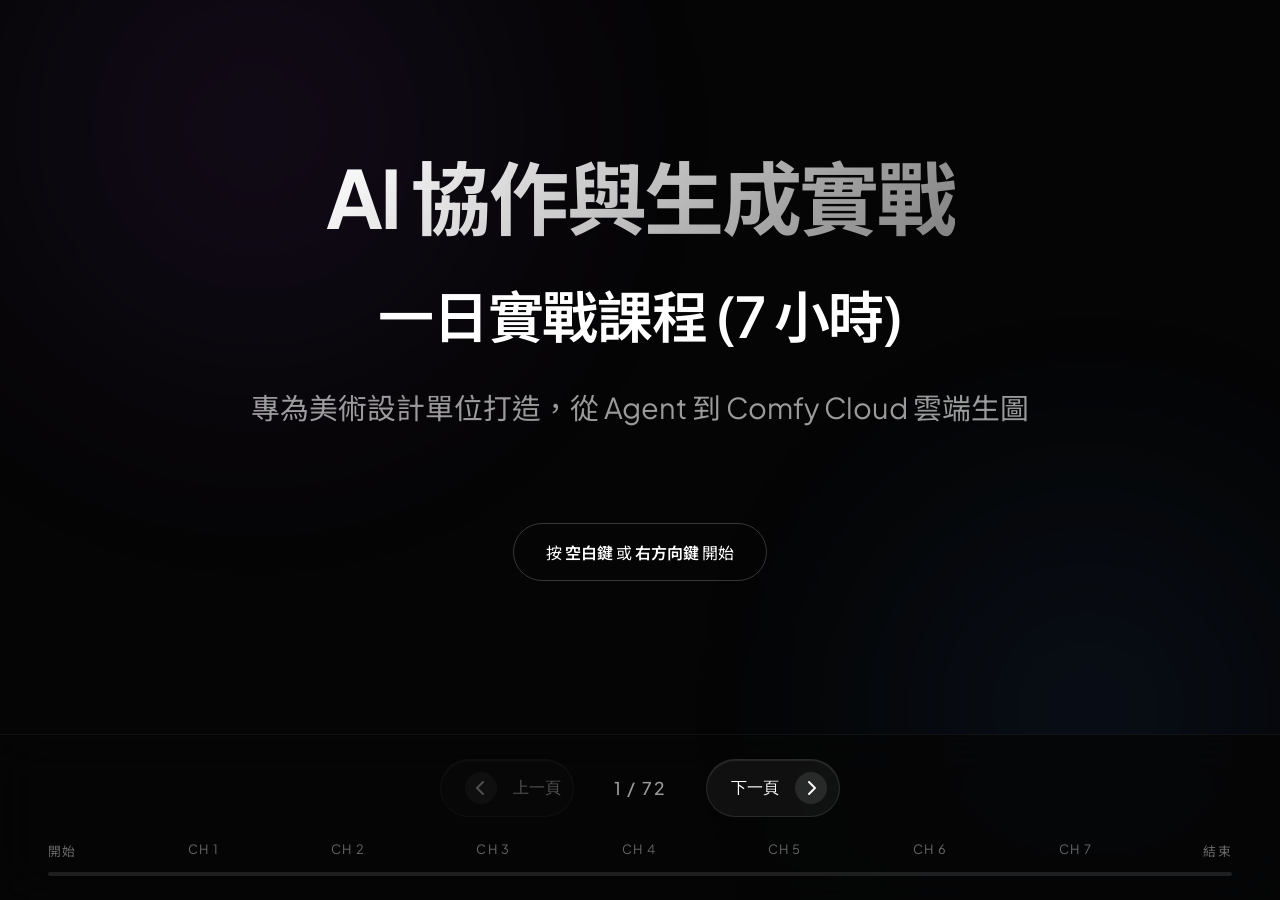
<file: index.html>
<!DOCTYPE html>
<html lang="zh-TW">
<head>
    <meta charset="UTF-8">
    <meta name="viewport" content="width=device-width, initial-scale=1.0">
    <meta http-equiv="refresh" content="0; url=./presentation/">
    <title>AI 協作與生成實戰 - 簡報載入中</title>
    <script>
        window.location.replace("./presentation/");
    </script>
    <style>
        body {
            margin: 0;
            padding: 0;
            background-color: #0f172a;
            color: #f8fafc;
            font-family: -apple-system, BlinkMacSystemFont, "Segoe UI", Roboto, "Helvetica Neue", Arial, sans-serif;
            display: flex;
            align-items: center;
            justify-content: center;
            min-height: 100vh;
        }
        .container {
            text-align: center;
            padding: 2rem;
        }
        .spinner {
            width: 48px;
            height: 48px;
            border: 4px solid rgba(255, 255, 255, 0.1);
            border-top-color: #6366f1;
            border-radius: 50%;
            animation: spin 1s linear infinite;
            margin: 0 auto 1.5rem;
        }
        @keyframes spin {
            to { transform: rotate(360deg); }
        }
        h2 {
            font-size: 1.5rem;
            margin-bottom: 0.5rem;
        }
        p {
            color: #94a3b8;
        }
        a {
            color: #818cf8;
            text-decoration: underline;
        }
    </style>
</head>
<body>
    <div class="container">
        <div class="spinner"></div>
        <h2>正在載入課程簡報...</h2>
        <p>若瀏覽器未自動跳轉，請點擊 <a href="./presentation/">進入簡報頁面</a></p>
    </div>
</body>
</html>
</file>
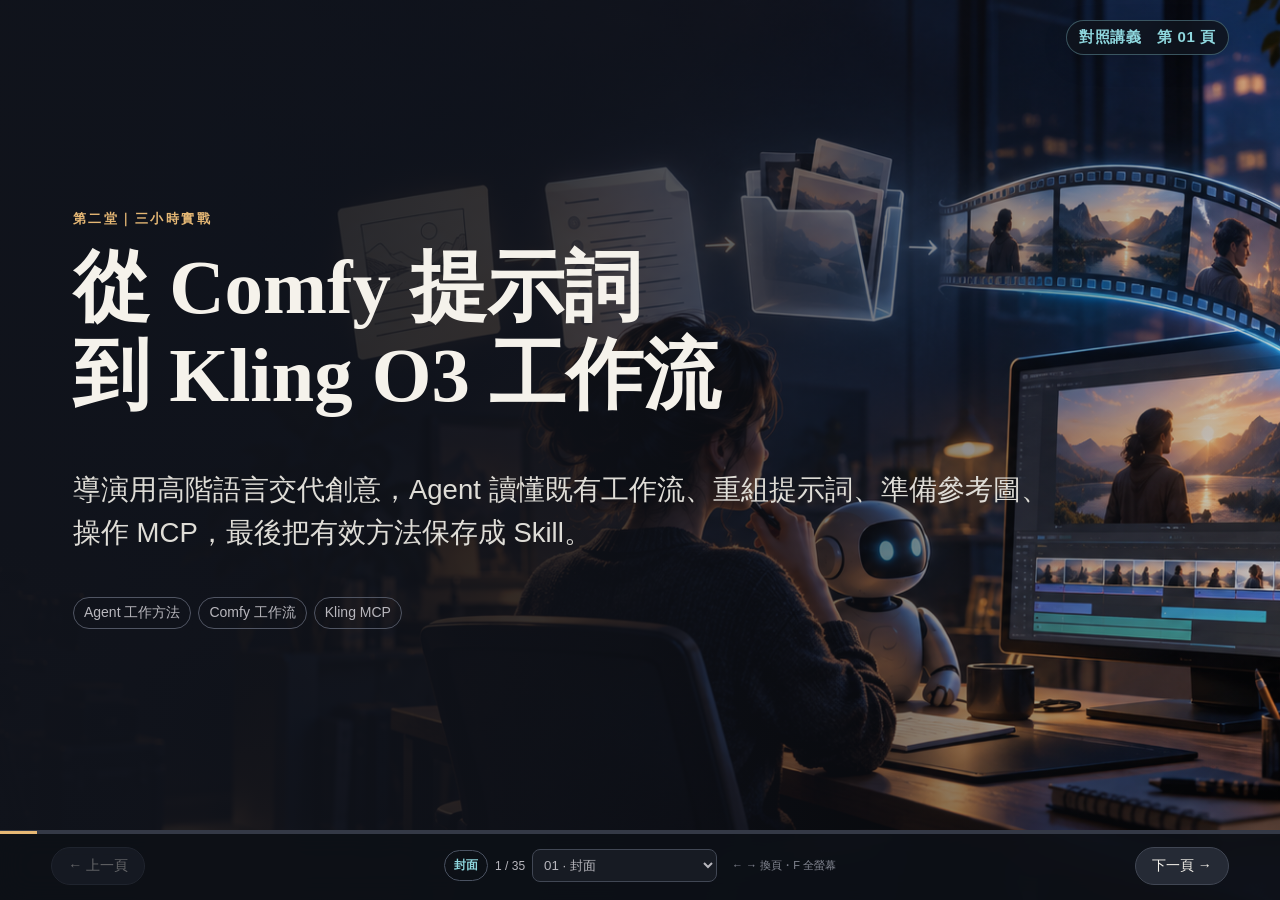
<file: lesson02/index.html>
<!doctype html>
<html lang="zh-Hant"><head><meta charset="utf-8"><meta name="viewport" content="width=device-width, initial-scale=1"><meta name="theme-color" content="#10131b"><title>第二堂｜從 Comfy 提示詞到 Kling O3 工作流</title><style>
:root{--ink:#f5f2eb;--muted:#b8b7bd;--bg:#10131b;--panel:#191d27;--line:#343946;--gold:#e6b875;--cyan:#8fd7de;--coral:#e58c76;--serif:"Noto Serif TC","Songti TC",serif;--sans:"Aptos","Noto Sans TC","Microsoft JhengHei",sans-serif}*{box-sizing:border-box}html,body{margin:0;width:100%;height:100%;background:var(--bg);color:var(--ink);font-family:var(--sans);font-size:18px}body{overflow:hidden}.deck{height:100%;display:grid;place-items:center}.slide{position:absolute;inset:0;display:none;overflow:auto;padding:clamp(28px,4.5vw,72px) clamp(24px,7vw,116px) 104px;background:radial-gradient(ellipse at 100% 0%,#272b37 0,transparent 43%),var(--bg)}.slide.active{display:flex;flex-direction:column;justify-content:center;animation:appear .28s ease-out}.slide.cover{background:#10131b url("assets/workflow-studio.png") center/cover no-repeat}.cover:before{content:"";position:absolute;inset:0;background:linear-gradient(90deg,rgba(16,19,27,.98) 0%,rgba(16,19,27,.84) 43%,rgba(16,19,27,.18) 100%)}.cover>*{position:relative;max-width:790px}.slide.break{background:linear-gradient(130deg,#10131b,#22293a)}.eyebrow{font-size:13px;letter-spacing:.19em;text-transform:uppercase;color:var(--gold);font-weight:700;margin-bottom:16px}.slide h1{font:600 clamp(40px,6vw,82px)/1.14 var(--serif);margin:0 0 22px;max-width:1100px}.slide h2{font:600 clamp(28px,3.7vw,52px)/1.2 var(--serif);margin:0 0 20px;max-width:1100px}.slide h3{font-size:22px;line-height:1.35;margin:0 0 9px}.dek{font-size:clamp(18px,2vw,25px);line-height:1.55;color:#dfddd7;max-width:900px}.small{font-size:16.5px;line-height:1.55;color:var(--muted)}.source{font-size:14.5px;color:#9fa2aa;margin-top:14px}.source a,a{color:var(--cyan)}.kicker{font-size:15px;text-transform:uppercase;letter-spacing:.15em;color:var(--cyan);margin-bottom:12px}.grid{display:grid;gap:14px}.grid.two{grid-template-columns:repeat(2,minmax(0,1fr))}.grid.three{grid-template-columns:repeat(3,minmax(0,1fr))}.grid.four{grid-template-columns:repeat(4,minmax(0,1fr))}.grid.five{grid-template-columns:repeat(5,minmax(0,1fr))}.topgap{margin-top:20px}.card{padding:19px 20px;border:1px solid var(--line);border-radius:17px;background:linear-gradient(140deg,rgba(255,255,255,.055),rgba(255,255,255,.018))}.card p,.card li{font-size:18px;color:#d4d2d0;line-height:1.52}.card ul{margin:7px 0;padding-left:20px}.num{font:600 16px var(--sans);color:var(--coral);letter-spacing:.1em;margin-bottom:11px}.tag{display:inline-flex;padding:6px 10px;border-radius:999px;border:1px solid #505563;color:var(--muted);font-size:14px}.pillrow{display:flex;flex-wrap:wrap;gap:7px;margin:15px 0}.flow{display:grid;grid-template-columns:repeat(5,1fr);align-items:stretch;gap:10px;margin:24px 0}.flow.six{grid-template-columns:repeat(6,1fr)}.flow.three-stage{grid-template-columns:repeat(3,1fr);margin:12px 0}.three-stage .step{min-height:96px;padding:14px}.flow.four-stage{grid-template-columns:repeat(4,1fr);margin:18px 0}.four-stage .step{min-height:132px}.accent-step{border-color:var(--gold);background:#282216}.nodeflow.five-stage{grid-template-columns:repeat(5,1fr)}.step{position:relative;padding:18px 14px;background:#191d27;border:1px solid #393e4a;border-radius:15px;min-height:120px}.step:not(:last-child):after{content:"→";position:absolute;right:-14px;top:45%;z-index:2;color:var(--gold);font-size:20px}.step b{display:block;color:var(--gold);font-size:18px;margin-bottom:9px}.step span{font-size:18px;line-height:1.5;color:#d1d0d0}.compare{width:100%;border-collapse:collapse;margin-top:15px;font-size:18px}.compare th,.compare td{text-align:left;padding:12px 15px;border-bottom:1px solid var(--line);vertical-align:top}.compare th{color:var(--gold);font-size:16px;letter-spacing:.07em}.compare td{color:#ddd9d3;line-height:1.45}.quote{font:500 clamp(19px,2.4vw,29px)/1.5 var(--serif);padding:22px 25px;border-left:3px solid var(--gold);background:#181c25;border-radius:0 15px 15px 0;max-width:1000px}.quote em{color:var(--cyan);font-style:normal}.callout{border:1px solid #65523b;background:rgba(230,184,117,.09);padding:15px 18px;border-radius:13px;line-height:1.55;color:#eee0cb;margin-top:16px}.split{display:grid;grid-template-columns:.92fr 1.08fr;gap:28px;align-items:center}.split.visual{grid-template-columns:1.2fr .8fr}.heroimg{width:100%;max-height:58vh;object-fit:cover;border-radius:18px;border:1px solid #464b56;box-shadow:0 22px 70px #0008}.heroimg.portrait{object-position:center 35%;max-height:56vh}.prompt{white-space:pre-wrap;background:#0b0e14;border:1px solid #3b404c;border-radius:14px;padding:17px 19px;font:16px/1.55 ui-monospace,"Cascadia Code",monospace;color:#e8e2d7}.prompt.compact{font-size:16px;line-height:1.58}.prompt.tiny{font-size:16px;line-height:1.53}.timeline-list{display:grid;gap:10px}.timeline-list>div{display:grid;grid-template-columns:170px 1fr;gap:18px;padding:14px 18px;border:1px solid var(--line);border-radius:14px;background:#171b24}.timeline-list b{color:var(--gold)}.timeline-list span{color:#d5d2cd;line-height:1.45}.story-list,.dialogue-list{gap:7px}.story-list>div,.dialogue-list>div{padding:10px 15px}.story-list span,.dialogue-list span{font-size:17px}.nodeflow{display:grid;grid-template-columns:repeat(6,1fr);gap:10px;margin:18px 0}.node{position:relative;min-height:105px;padding:16px 12px;border:1px solid #465060;border-radius:14px;background:#171c26}.node:not(:last-child):after{content:"→";position:absolute;right:-14px;top:39%;color:var(--gold);z-index:2}.node b,.node span{display:block}.node b{color:var(--cyan);margin-bottom:9px}.node span{font-size:17px;color:#ccc;line-height:1.45}.node.accent{border-color:var(--gold);background:#282216}.imagepair{display:grid;grid-template-columns:.72fr 1.28fr;gap:10px}.imagepair figure{margin:0}.imagepair img{width:100%;height:42vh;object-fit:cover;border-radius:15px;border:1px solid #444a55}.imagepair figcaption{font-size:11px;color:var(--muted);margin-top:5px}.beforeafter{display:grid;grid-template-columns:1fr 70px 1fr;align-items:stretch;gap:12px}.beforeafter>div:not(.arrow){padding:27px;border-radius:18px;border:1px solid var(--line)}.beforeafter span,.beforeafter b{display:block}.beforeafter span{font-size:12px;color:var(--muted);margin-bottom:12px}.beforeafter b{font-size:23px;margin-bottom:8px}.beforeafter p{color:#d0cdca}.bad{background:#2a1c1b}.good{background:#142825}.arrow{display:grid;place-items:center;color:var(--gold);font-size:35px}.record{display:flex;justify-content:space-between;gap:18px;padding:17px 20px;border:1px solid var(--line);border-radius:14px;background:#171b24;color:#d8d6d1}.record b{color:var(--gold)}.nav{position:fixed;bottom:0;left:0;right:0;z-index:20;height:70px;padding:11px clamp(16px,4vw,58px);display:flex;align-items:center;justify-content:space-between;background:rgba(13,16,23,.94);border-top:1px solid #343946;backdrop-filter:blur(14px)}.nav button{background:#252a35;border:1px solid #414754;color:var(--ink);border-radius:999px;padding:9px 16px;font:500 14px var(--sans);cursor:pointer}.nav button:disabled{opacity:.38}.progress{height:3px;background:#343946;position:absolute;top:0;left:0;right:0}.progress i{display:block;height:100%;width:0;background:var(--gold);transition:width .2s}.navcenter{display:flex;gap:7px;align-items:center;font-size:12px;color:var(--muted)}.navcenter select{background:#171b23;color:var(--muted);border:1px solid #414754;border-radius:8px;padding:7px;max-width:185px}.hint{font-size:11px;color:#838792;margin-left:8px}@keyframes appear{from{opacity:.4;transform:translateY(7px)}to{opacity:1;transform:none}}@media(max-width:800px){.slide{padding:28px 20px 92px}.grid.two,.grid.three,.grid.four,.grid.five,.split,.split.visual,.flow,.flow.six,.nodeflow,.beforeafter{grid-template-columns:1fr}.step:not(:last-child):after,.node:not(:last-child):after{content:"↓";right:50%;top:auto;bottom:-17px}.timeline-list>div{grid-template-columns:1fr}.arrow{transform:rotate(90deg)}.imagepair{grid-template-columns:1fr}.imagepair img{height:34vh}.hint{display:none}}@media print{body{overflow:visible}.slide{position:relative;display:flex!important;min-height:100vh;page-break-after:always}.nav{display:none}}

:root{--sans:"Aptos","Noto Sans TC","Microsoft JhengHei",sans-serif}
.slide{padding:52px clamp(42px,5.7vw,96px) 98px}
.slide.active{justify-content:flex-start;animation:appear .45s cubic-bezier(.32,.72,0,1)}
.slide.cover.active,.slide.break.active{justify-content:center}
.slide h2{font-size:clamp(42px,4.1vw,64px);line-height:1.12;max-width:1280px;margin-bottom:26px}
.slide h3{font-size:24px}
.dek{font-size:clamp(22px,2.15vw,30px);max-width:980px}
.grid{gap:18px}.grid.four{grid-template-columns:repeat(2,minmax(0,1fr))}.grid.five{grid-template-columns:repeat(3,minmax(0,1fr))}.learning-path.seven{grid-template-columns:repeat(4,minmax(0,1fr))}
.card{padding:22px 24px;border-color:rgba(255,255,255,.08);border-radius:22px;background:linear-gradient(145deg,rgba(255,255,255,.07),rgba(255,255,255,.022));box-shadow:inset 0 1px 0 rgba(255,255,255,.08),0 18px 60px rgba(0,0,0,.12)}
.card p,.card li{font-size:19px;line-height:1.48}.callout{font-size:19px;padding:18px 22px;border-radius:18px}
.compare{font-size:19px}.compare th{font-size:17px}.compare th,.compare td{padding:13px 16px}
.flow,.flow.six{grid-template-columns:repeat(3,minmax(0,1fr));gap:16px;margin:20px 0}.flow.four-stage{grid-template-columns:repeat(2,minmax(0,1fr));gap:18px}.flow.three-stage{grid-template-columns:repeat(3,minmax(0,1fr))}
.step{min-height:142px;padding:22px 20px;border-color:rgba(255,255,255,.09);border-radius:22px;box-shadow:inset 0 1px 0 rgba(255,255,255,.07)}.step:not(:last-child):after{display:none}.step b{font-size:20px}.step span{font-size:19px;line-height:1.45}
.nodeflow{grid-template-columns:repeat(3,minmax(0,1fr));gap:16px}.nodeflow.five-stage{grid-template-columns:repeat(6,minmax(0,1fr))}.nodeflow.five-stage .node:nth-child(-n+3){grid-column:span 2}.nodeflow.five-stage .node:nth-child(n+4){grid-column:span 3}
.node{min-height:146px;padding:22px 20px;border-color:rgba(255,255,255,.1);border-radius:22px;box-shadow:inset 0 1px 0 rgba(255,255,255,.08)}.node:not(:last-child):after{display:none}.node b{font-size:20px}.node span{font-size:18px;line-height:1.45}
.timeline-list{gap:12px}.timeline-list>div{grid-template-columns:220px 1fr;gap:22px;padding:15px 20px;border-color:rgba(255,255,255,.08);border-radius:18px;box-shadow:inset 0 1px 0 rgba(255,255,255,.06)}.story-list span,.dialogue-list span{font-size:18px}
.prompt{font-size:17px;line-height:1.5;padding:20px 22px;border-radius:20px}.prompt.compact,.prompt.tiny{font-size:17px;line-height:1.5}
.imagepair figcaption,.productcase figcaption span,.video-grid figcaption span,.product-result figcaption span{font-size:17px}.productcase figcaption b,.video-grid figcaption b,.product-result figcaption b{font-size:19px}
.beforeafter>div:not(.arrow){padding:32px;border-color:rgba(255,255,255,.09);border-radius:24px}.beforeafter span{font-size:16px}.beforeafter b{font-size:27px}.beforeafter p{font-size:19px;line-height:1.5}
.record{font-size:18px;border-color:rgba(255,255,255,.09);border-radius:18px}
.triptych-labels>div{padding:12px 15px;border-color:rgba(255,255,255,.08);border-radius:16px}.triptych-labels b{font-size:18px}.triptych-labels span{font-size:17px}
@media(max-width:800px){.slide{padding:30px 20px 92px}.learning-path.seven,.nodeflow.five-stage{grid-template-columns:1fr}.nodeflow.five-stage .node{grid-column:auto}.flow.four-stage{grid-template-columns:1fr}}

.productcase{display:grid;grid-template-columns:.72fr 1.14fr 1.14fr;gap:14px;align-items:stretch}.productcase.productcase-two{grid-template-columns:repeat(2,minmax(0,1fr))}.productcase figure,.video-grid figure,.product-result>figure{margin:0;padding:10px;border:1px solid var(--line);border-radius:16px;background:#171b24;min-width:0}.productcase img{width:100%;height:39vh;object-fit:contain;border-radius:10px;background:#0c1017}.productcase .product-master img{object-fit:cover}.productcase figcaption,.video-grid figcaption,.product-result figcaption{display:grid;gap:3px;padding-top:7px}.productcase figcaption b,.video-grid figcaption b,.product-result figcaption b{color:var(--gold);font-size:17px}.productcase figcaption span,.video-grid figcaption span,.product-result figcaption span{color:var(--muted);font-size:16px;line-height:1.4}.video-grid{display:grid;grid-template-columns:repeat(5,minmax(0,1fr));gap:10px}.video-grid.three-videos{grid-template-columns:repeat(3,minmax(0,1fr))}.video-grid.two-videos{grid-template-columns:repeat(2,minmax(0,1fr));max-width:1040px;margin-inline:auto}.video-grid video{display:block;width:100%;height:43vh;object-fit:cover;border-radius:10px;background:#05070b}.product-result{display:grid;grid-template-columns:.52fr 1.48fr;gap:14px;align-items:stretch}.product-result video{display:block;width:100%;height:46vh;object-fit:contain;border-radius:10px;background:#05070b}.result-notes{display:grid;grid-template-rows:1fr auto;gap:10px}.result-notes>img{display:block;width:100%;height:24vh;object-fit:contain;border:1px solid var(--line);border-radius:12px;background:#090c12}.result-notes .card{padding:13px 18px}.result-notes .card ul{display:grid;grid-template-columns:1fr 1fr;gap:4px 24px}@media(max-width:800px){.productcase,.productcase.productcase-two,.video-grid,.product-result{grid-template-columns:1fr}.productcase img,.video-grid video,.product-result video{height:auto;max-height:62vh}.result-notes .card ul{grid-template-columns:1fr}}
.model-origin{display:flex;align-items:center;gap:14px;margin:-8px 0 15px;padding:12px 16px;border:1px solid rgba(143,215,222,.34);border-radius:16px;background:rgba(143,215,222,.08)}.model-origin b{flex:0 0 auto;color:var(--cyan);font-size:20px}.model-origin span{color:#d8d5cf;font-size:17px;line-height:1.4}.veo-input-layout{display:grid;grid-template-columns:.55fr 1.45fr;gap:18px;align-items:stretch}.veo-input-layout figure{margin:0;padding:10px;border:1px solid var(--line);border-radius:20px;background:#171b24}.veo-input-layout img{display:block;width:100%;height:47vh;object-fit:contain;border-radius:13px;background:#080b11}.veo-input-layout figcaption{display:grid;gap:4px;padding:10px 8px 4px}.veo-input-layout figcaption b{color:var(--gold);font-size:20px}.veo-input-layout figcaption span{color:var(--muted);font-size:17px;line-height:1.42}.veo-prompt-layout{display:grid;grid-template-columns:.6fr 1.4fr;gap:18px;min-height:0}.veo-prompt-notes{display:grid;align-content:start;gap:12px}.veo-prompt-notes article{display:grid;gap:5px;padding:15px 17px;border:1px solid rgba(255,255,255,.09);border-radius:17px;background:#171c26}.veo-prompt-notes b{color:var(--cyan);font-size:19px}.veo-prompt-notes span{color:#d8d5cf;font-size:16.5px;line-height:1.42}.prompt-link{display:block;padding:13px 16px;border:1px solid rgba(230,184,117,.42);border-radius:15px;background:rgba(230,184,117,.1);color:var(--gold);font-size:17px;font-weight:700;text-decoration:none}.veo-prompt-scroll{height:49vh;margin:0;overflow:auto;white-space:pre-wrap;padding:18px 20px;border:1px solid #3b404c;border-radius:18px;background:#0b0e14;color:#e8e2d7;font:15.5px/1.5 ui-monospace,"Cascadia Code",monospace}.veo-prompt-layout+.source{margin-top:10px}@media(max-width:800px){.model-origin{display:grid}.veo-input-layout,.veo-prompt-layout{grid-template-columns:1fr}.veo-input-layout img{height:auto;max-height:45vh}.veo-prompt-scroll{height:45vh}}
.variable-plate{display:block;width:100%;height:48vh;object-fit:contain;border:1px solid var(--line);border-radius:16px;background:#090c12}.triptych-labels{display:grid;grid-template-columns:repeat(3,1fr);gap:10px;margin-top:8px}.triptych-labels>div{display:grid;gap:3px;padding:9px 12px;border:1px solid var(--line);border-radius:10px;background:#171b24}.triptych-labels b{color:var(--gold);font-size:17px}.triptych-labels span{color:var(--muted);font-size:16px}@media(max-width:800px){.triptych-labels{grid-template-columns:1fr}.variable-plate{height:auto}}
.character-focus-layout{display:grid;grid-template-columns:.7fr 1.3fr;gap:28px;align-items:stretch}.character-anchor{margin:0;padding:9px;border-radius:24px;background:rgba(255,255,255,.045);box-shadow:inset 0 1px 0 rgba(255,255,255,.1),0 24px 70px rgba(0,0,0,.2)}.character-anchor img{display:block;width:100%;height:57vh;object-fit:contain;border-radius:18px;background:#090c12}.character-anchor figcaption{display:grid;gap:4px;padding:11px 9px 5px;color:var(--muted);font-size:16px;line-height:1.38}.character-anchor figcaption b{color:var(--gold);font-size:19px}.focus-predictions{display:grid;grid-template-rows:repeat(3,minmax(0,1fr)) auto;gap:12px}.focus-predictions article{display:grid;align-content:center;gap:6px;padding:16px 20px;border:1px solid rgba(255,255,255,.09);border-radius:18px;background:linear-gradient(145deg,rgba(255,255,255,.07),rgba(255,255,255,.02));box-shadow:inset 0 1px 0 rgba(255,255,255,.07)}.focus-predictions b{color:var(--cyan);font-size:21px}.focus-predictions span{color:#d7d4cf;font-size:18px;line-height:1.42}.focus-predictions .callout{margin-top:0}@media(max-width:800px){.character-focus-layout{grid-template-columns:1fr}.character-anchor img{height:auto;max-height:48vh}}

.productcase figcaption b,.video-grid figcaption b,.product-result figcaption b{font-size:19px}
.productcase figcaption span,.video-grid figcaption span,.product-result figcaption span{font-size:17px}
.triptych-labels>div{padding:12px 15px;border-color:rgba(255,255,255,.08);border-radius:16px}
.triptych-labels b{font-size:18px}.triptych-labels span{font-size:17px}
.concept-split{display:grid;grid-template-columns:.92fr 1.08fr;gap:28px;align-items:stretch}.concept-visual,.tool-visual,.brief-image,.reference-proof,.motion-proof{margin:0;padding:8px;border-radius:26px;background:rgba(255,255,255,.045);box-shadow:inset 0 1px 0 rgba(255,255,255,.1),0 24px 70px rgba(0,0,0,.2)}.concept-visual img{width:100%;height:54vh;object-fit:cover;border-radius:19px}.concept-visual figcaption,.tool-visual figcaption,.brief-image figcaption,.reference-proof figcaption,.motion-proof figcaption{display:grid;gap:5px;padding:12px 10px 7px;color:var(--muted);font-size:17px;line-height:1.4}.concept-visual figcaption b,.tool-visual figcaption b,.brief-image figcaption b,.reference-proof figcaption b,.motion-proof figcaption b{color:var(--gold);font-size:19px}.stack-cards{display:grid;grid-template-columns:1fr 1fr;gap:14px;margin-top:16px}.stack-cards .card{padding:18px 20px}.stack-cards .card p{font-size:17px}
.tool-layout{display:grid;grid-template-columns:1.42fr .58fr;gap:24px;align-items:stretch}.compare.tight{margin:0}.compare.tight th,.compare.tight td{padding:11px 13px}.tool-visual img{width:100%;height:48vh;object-fit:cover;border-radius:19px}.tool-visual figcaption span{display:block}
.task-gallery{display:grid;grid-template-columns:1fr 1fr;gap:16px}.task-gallery article{display:grid;grid-template-columns:150px 1fr;gap:18px;align-items:center;padding:8px;border-radius:22px;background:linear-gradient(145deg,rgba(255,255,255,.07),rgba(255,255,255,.02));box-shadow:inset 0 1px 0 rgba(255,255,255,.08)}.task-gallery img{display:block;width:150px;height:120px;object-fit:cover;border-radius:16px}.task-gallery article>div{display:grid;gap:5px;padding-right:10px}.task-gallery b{font-size:21px;color:var(--gold)}.task-gallery span{font-size:17px;line-height:1.4}.task-gallery small{font-size:15px;color:var(--muted)}
.visual-brief-layout{display:grid;grid-template-columns:.78fr 1.22fr;gap:28px;align-items:stretch}.brief-image img{display:block;width:100%;height:58vh;object-fit:cover;border-radius:19px}.brief-copy{display:flex;flex-direction:column;gap:15px}.brief-copy .quote{font-size:24px;padding:18px 22px}.brief-copy .grid{margin:0}.brief-copy .card{padding:17px 19px}.brief-copy .card p{font-size:17px}.brief-copy .callout{margin-top:0}.comparison-rail{display:flex;align-items:center;flex-wrap:wrap;gap:8px}.comparison-rail span{padding:9px 12px;border-radius:999px;background:#202633;color:#e9e3da;font-size:16px}.comparison-rail i{color:var(--gold);font-style:normal}
.brief-copy .compact-quote{font-size:21px;line-height:1.42}
.workflow-proof-layout{display:grid;grid-template-columns:.82fr 1.18fr;gap:26px;align-items:stretch}.workflow-stack{display:grid;gap:14px}.workflow-stack article{display:grid;gap:7px;padding:22px 24px;border-radius:22px;background:linear-gradient(145deg,rgba(255,255,255,.07),rgba(255,255,255,.02));box-shadow:inset 0 1px 0 rgba(255,255,255,.08)}.workflow-stack b{font-size:21px;color:var(--cyan)}.workflow-stack span{font-size:18px;line-height:1.45;color:#d4d2d0}.reference-proof>div{display:grid;grid-template-columns:.72fr 32px 1.28fr;gap:10px;align-items:center}.reference-proof img{width:100%;height:43vh;object-fit:cover;border-radius:18px}.reference-proof>div i,.motion-proof>div i{display:grid;place-items:center;color:var(--gold);font-style:normal;font-size:28px}
.execution-proof-layout{display:grid;grid-template-columns:1.28fr .72fr;gap:26px;align-items:stretch}.execution-proof-layout .flow{margin-top:0}.save-ribbon{display:grid;grid-template-columns:repeat(3,1fr);gap:10px}.save-ribbon span{display:grid;gap:3px;padding:11px 13px;border-radius:15px;background:#171c26;color:var(--muted);font-size:15px}.save-ribbon b{color:var(--gold);font-size:17px}.motion-proof>div{display:grid;grid-template-rows:1fr 28px 1fr;gap:6px}.motion-proof img,.motion-proof video{display:block;width:100%;height:21vh;object-fit:cover;border-radius:18px;background:#05070b}.motion-proof>div i{transform:rotate(90deg)}
.chat-transcript{display:grid;gap:13px}.chat-transcript.two-column{grid-template-columns:1fr 1fr;gap:20px}.chat-column{display:grid;align-content:start;gap:13px}.bubble{padding:16px 19px;border-radius:20px;border:1px solid rgba(255,255,255,.1);background:#171c26;box-shadow:inset 0 1px 0 rgba(255,255,255,.07)}.bubble b{display:block;color:var(--gold);font-size:18px;margin-bottom:7px}.bubble p{font-size:18px;line-height:1.47;margin:0;color:#e1ded8}.bubble.director{background:linear-gradient(145deg,rgba(143,215,222,.13),rgba(143,215,222,.035));border-color:rgba(143,215,222,.28)}.bubble.director b{color:var(--cyan)}.bubble.evidence{background:linear-gradient(145deg,rgba(230,184,117,.12),rgba(230,184,117,.025));border-color:rgba(230,184,117,.3)}.bubble.bad-event{border-color:rgba(229,140,118,.42)}.bubble.good-event{border-color:rgba(143,215,222,.4)}.bubble small{display:block;margin-top:9px;color:var(--muted);font-size:13px;overflow-wrap:anywhere}.prompt.excerpt{margin-top:11px;padding:11px 13px;font-size:14px;line-height:1.42}.dialogue-visual{display:grid;grid-template-columns:.48fr 1.52fr;gap:24px;align-items:stretch}.dialogue-source{margin:0;padding:8px;border-radius:22px;background:rgba(255,255,255,.045)}.dialogue-source img{display:block;width:100%;height:57vh;object-fit:contain;border-radius:16px;background:#090c12}.dialogue-source figcaption{padding:9px 8px 3px;color:var(--muted);font-size:16px}.dialogue-deliverables{display:grid;grid-template-columns:1fr 1fr;gap:11px}.dialogue-deliverables span{padding:13px 15px;border-radius:16px;background:#202633;color:#d8d5cf;font-size:16px;line-height:1.4}.dialogue-deliverables b{display:block;color:var(--gold);font-size:18px;margin-bottom:4px}.correction-sequence{grid-template-columns:.34fr 1.66fr}.correction-sequence .bubble{min-height:105px}.submission-proof{display:grid;grid-template-columns:1.12fr .88fr;gap:20px;align-items:stretch}.execution-ledger{padding:20px 22px;border:1px solid rgba(255,255,255,.1);border-radius:22px;background:#141922}.execution-ledger h3{color:var(--gold)}.execution-ledger dl{display:grid;grid-template-columns:120px 1fr;gap:9px 12px;margin:12px 0}.execution-ledger dt{color:var(--cyan);font-weight:700}.execution-ledger dd{margin:0;color:#ddd9d3;overflow-wrap:anywhere;font-size:15px;line-height:1.38}.execution-ledger p{font-size:16px;color:var(--muted);line-height:1.42}
.model-result-layout{display:grid;grid-template-columns:1.35fr .65fr;gap:24px;align-items:stretch}.model-video{margin:0;padding:9px;border-radius:24px;background:rgba(255,255,255,.045);box-shadow:inset 0 1px 0 rgba(255,255,255,.1)}.model-video video{display:block;width:100%;height:51vh;object-fit:contain;border-radius:18px;background:#05070b}.model-video figcaption{display:grid;gap:4px;padding:11px 9px 5px;color:var(--muted);font-size:16px;line-height:1.4}.model-video figcaption b{color:var(--gold);font-size:20px}.model-checks{display:grid;grid-template-rows:repeat(3,minmax(0,1fr)) auto;gap:12px}.model-checks article{display:grid;align-content:center;gap:6px;padding:17px 19px;border:1px solid rgba(255,255,255,.09);border-radius:18px;background:#171c26}.model-checks b{color:var(--cyan);font-size:20px}.model-checks span{font-size:17px;line-height:1.42;color:#d8d5cf}.model-checks .callout{margin-top:0}
.video-model-matrix{display:grid;grid-template-columns:repeat(6,1fr);gap:12px}.video-model-matrix article{display:grid;grid-column:span 2;grid-template-rows:auto 1fr auto auto;gap:6px;min-height:190px;padding:14px 17px;border:1px solid rgba(255,255,255,.1);border-radius:19px;background:linear-gradient(145deg,rgba(255,255,255,.07),rgba(255,255,255,.025))}.video-model-matrix article:nth-child(n+4){grid-column:span 3}.video-model-matrix b{font-size:20px;color:var(--cyan)}.video-model-matrix span{font-size:15.5px;line-height:1.4;color:#d8d5cf}.video-model-matrix code{display:block;padding:6px 9px;border-radius:10px;background:#0c1119;color:var(--gold);font-size:14px;line-height:1.3;white-space:normal}.video-model-matrix .evidence{color:#9edbe0;font-size:12px;font-weight:700;letter-spacing:.04em}.video-model-matrix .evidence.warn{color:#e7bd7d}
@media(max-width:800px){.concept-split,.tool-layout,.visual-brief-layout,.workflow-proof-layout,.execution-proof-layout,.chat-transcript.two-column,.dialogue-visual,.submission-proof,.correction-sequence,.model-result-layout{grid-template-columns:1fr}.video-model-matrix{grid-template-columns:1fr 1fr}.video-model-matrix article,.video-model-matrix article:nth-child(n+4){grid-column:auto}.task-gallery,.stack-cards,.save-ribbon,.dialogue-deliverables{grid-template-columns:1fr}.task-gallery article{grid-template-columns:110px 1fr}.task-gallery img{width:110px;height:90px}.concept-visual img,.tool-visual img,.brief-image img{height:auto;max-height:50vh}.dialogue-source img{height:auto;max-height:48vh}.model-video video{height:auto;max-height:50vh}.reference-proof>div{grid-template-columns:1fr}.reference-proof>div i{transform:rotate(90deg)}.reference-proof img,.motion-proof img,.motion-proof video{height:auto;max-height:42vh}}

.chapter-chip{padding:6px 9px;border:1px solid #4a5261;border-radius:999px;color:var(--cyan);font-weight:700}@media(max-width:800px){.chapter-chip{display:none}}
.handout-ref{position:absolute;z-index:6;top:20px;right:clamp(24px,4vw,58px);display:inline-flex;align-items:center;max-width:max-content;padding:7px 12px;border:1px solid rgba(143,215,222,.34);border-radius:999px;background:rgba(15,20,29,.88);box-shadow:0 8px 24px rgba(0,0,0,.18);color:var(--cyan);font-size:15px;font-weight:700;letter-spacing:.04em;backdrop-filter:blur(12px)}@media(max-width:800px){.handout-ref{top:10px;right:12px;padding:5px 9px;font-size:12px}}
</style></head>
<body><main class="deck" aria-label="第二堂課簡報"><section class="slide cover active" data-title="封面">

      <div class="eyebrow">第二堂｜三小時實戰</div>
      <h1>從 Comfy 提示詞<br>到 Kling O3 工作流</h1>
      <p class="dek">導演用高階語言交代創意，Agent 讀懂既有工作流、重組提示詞、準備參考圖、操作 MCP，最後把有效方法保存成 Skill。</p>
      <div class="pillrow"><span class="tag">Agent 工作方法</span><span class="tag">Comfy 工作流</span><span class="tag">Kling MCP</span></div>
    
<div class="handout-ref" aria-label="對照講義第 1 頁">對照講義　第 01 頁</div>
</section><section class="slide " data-title="什麼是 Agent">

      <div class="kicker">第一章｜先建立共同語言</div><h2>Agent 不是另一個提示詞產生器</h2>
      <div class="concept-split">
        <figure class="concept-visual"><img src="assets/workflow-studio.png" alt="Agent 讀取專案、操作工具並檢查成果的工作場景"><figcaption>Agent 的重點不是多聊幾句，而是能在專案中讀資料、操作工具並留下證據。</figcaption></figure>
        <div><div class="quote">Agent（代理執行者）＝<em>模型</em>＋目標與規則＋專案資料＋工具＋反覆執行與檢查</div>
          <div class="stack-cards"><article class="card"><div class="num">一般對話</div><h3>回答眼前問題</h3><p>收到問題後產生回覆，通常交付文字後就停止。</p></article><article class="card"><div class="num">Agent 工作</div><h3>完成可檢查成果</h3><p>讀檔、查資料、使用工具、等待核准、追蹤結果並保存紀錄。</p></article></div>
          <div class="callout"><b>人負責：</b>創意與最終驗收。　<b>Agent 負責：</b>研究、轉譯、執行與回報。</div>
        </div>
      </div>
    
<div class="handout-ref" aria-label="對照講義第 2 頁">對照講義　第 02 頁</div>
</section><section class="slide " data-title="工具關係">

      <div class="kicker">第一章｜先建立共同語言</div><h2>Antigravity、Gemini、ChatGPT、Codex、Comfy、Kling 各自做什麼？</h2>
      <div class="tool-layout"><table class="compare tight"><thead><tr><th>層次</th><th>本課例子</th><th>功能</th></tr></thead><tbody>
        <tr><td>模型</td><td>Gemini、OpenAI 模型、Kling O3</td><td>理解、推理或生成內容的引擎</td></tr>
        <tr><td>工作介面</td><td>Antigravity、ChatGPT、Codex</td><td>放入資料、交代任務、讓 Agent 使用工具</td></tr>
        <tr><td>節點工作流</td><td>ComfyUI</td><td>把模型、文字、參考條件、取樣與輸出接成可重跑流程</td></tr>
        <tr><td>工具連線</td><td>MCP</td><td>把 Kling 等外部服務接成 Agent 可呼叫的工具</td></tr>
        <tr><td>可重用規則</td><td>AGENTS.md、Skill</td><td>保存工作方法、確認點與驗收標準</td></tr>
      </tbody></table><figure class="tool-visual"><img src="assets/workflow-studio.png" alt="多種模型、專案資料與工具在同一工作介面中協作"><figcaption><b>工作介面像控制台</b><span>模型負責思考；專案提供脈絡；MCP 讓 Agent 操作外部服務；Skill 保存方法。</span></figcaption></figure></div>
    
<div class="handout-ref" aria-label="對照講義第 2 頁">對照講義　第 02 頁</div>
</section><section class="slide " data-title="為什麼使用 Agent">

      <div class="kicker">第二章｜選擇合適的工作模式 1／2</div><h2>工作若要跨越多個步驟，只有一段回答還不夠</h2>
      <div class="grid two">
        <article class="card"><div class="num">一般網頁對話</div><h3>交付一段回覆</h3><p>適合解釋概念、改寫文字、發想選項或回答一次性的問題。使用者自己搬資料、執行工具與檢查結果。</p></article>
        <article class="card"><div class="num">Agent 工作模式</div><h3>交付可檢查成果</h3><p>持續讀取同一個專案，查找可信資料、修改檔案、操作工具、等待核准、追蹤任務並驗收結果。</p></article>
      </div>
      <div class="comparison-rail topgap"><span>讀專案</span><i>→</i><span>查證與提案</span><i>→</i><span>等待核准</span><i>→</i><span>使用工具</span><i>→</i><span>驗收與保存</span></div>
      <div class="callout"><b>本課需要 Agent 的原因：</b>完成影片不是只有寫提示詞，還包含素材分工、官方資料查證、參考圖、MCP 提交、任務追蹤、成片驗收與 Skill 保存。</div>
    
<div class="handout-ref" aria-label="對照講義第 3 頁">對照講義　第 03 頁</div>
</section><section class="slide " data-title="網頁對話還是 Agent">

      <div class="kicker">第二章｜選擇合適的工作模式 2／2</div><h2>看任務需要什麼，不看產品名稱</h2>
      <div class="grid two">
        <article class="card"><h3>用一般網頁對話</h3><ul><li>問題可以一次回答</li><li>不需要讀取整個專案</li><li>不需要操作外部工具</li><li>結果由人自行執行與保存</li></ul></article>
        <article class="card"><h3>用 Agent</h3><ul><li>任務需要多步驟持續推進</li><li>必須讀檔、查來源與保持脈絡</li><li>要修改檔案或操作 MCP</li><li>需要核准點、驗收與可重跑紀錄</li></ul></article>
      </div>
      <div class="quote topgap">ChatGPT 接上專案資料、規則與工具時，也可以用 Agent 模式工作。差別在於<em>能不能持續完成任務並留下證據</em>。</div>
      <div class="callout"><b>判斷題：</b>如果關掉對話後，還有人必須手動把回答搬到其他地方、逐項執行並自己記錄進度，這個任務通常還沒有被 Agent 化。</div>
    
<div class="handout-ref" aria-label="對照講義第 3 頁">對照講義　第 03 頁</div>
</section><section class="slide " data-title="影片模型的官方輸入建議">

      <div class="kicker">第二章｜分清楚影片模型</div><h2>官方建議的輸入結構不同，Agent 要依目標模型重組</h2>
      <div class="video-model-matrix">
        <article><b>Kling VIDEO 3.0／Omni</b><span>官方公式是主體、動作、場景，再選擇攝影語言、光線與氣氛；圖片生成影片時，圖片負責已看得見的外觀，文字描述要發生的動作。</span><code>主體＋動作＋場景</code><small class="evidence">官方提示指南</small></article>
        <article><b>Veo 3.1</b><span>官方指南列出主體、動作、風格，以及攝影機、構圖、焦點、鏡頭效果和氣氛；對白、音效與環境聲可分別明寫。</span><code>畫面描述＋攝影＋聲音</code><small class="evidence">官方提示指南</small></article>
        <article><b>Runway Gen-4.5</b><span>官方圖片生成影片指南指出：輸入圖已決定主體、構圖、光線與風格，文字應集中描述動作、攝影機與時間進程。</span><code>主體＋環境＋攝影機動作</code><small class="evidence">官方提示指南</small></article>
        <article><b>Seedance 2.5</b><span>官方產品說明展示依時間區段指定敘事、鏡位、動作與節奏，也支援多模態參考與時間點編輯；這不是完整提示詞規範。</span><code>時間區段＋鏡頭事件＋參考責任</code><small class="evidence warn">官方產品說明</small></article>
        <article><b>Wan 2.2／ComfyUI</b><span>Wan 官方程式庫提供提示詞擴寫、負面提示與取樣參數；ComfyUI 節點分工則是本課使用的工作流控制層。</span><code>提示詞＋負面提示＋工作流參數</code><small class="evidence warn">官方程式庫＋專案策略</small></article>
      </div>
      <div class="callout"><b>教學推論：</b>固定創意意圖、素材與驗收標準，再依上述官方輸入責任改寫。這是公平測試的設計，不是「某種句型必然更好」的保證。</div>
      <p class="source">官方資料查閱：2026 年 10 月 12 日｜<a href="https://kling.ai/quickstart/text-to-video-prompt-guide">Kling</a> · <a href="https://ai.google.dev/gemini-api/docs/veo">Veo</a> · <a href="https://help.runwayml.com/hc/en-us/articles/48324313115155-Image-to-Video-Prompting-Guide">Runway</a> · <a href="https://seed.bytedance.com/en/blog/one-take-creation-flexible-referencing-introducing-seedance-2-5">Seedance</a> · <a href="https://github.com/Wan-Video/Wan2.2">Wan</a></p>
    
<div class="handout-ref" aria-label="對照講義第 4 頁">對照講義　第 04 頁</div>
</section><section class="slide " data-title="Agent 模型公平比較">

      <div class="kicker">第二章｜再比較 Agent 模型</div><h2>固定 brief、輸入與評分表，再測兩到三個 Agent 選項</h2>
      <div class="visual-brief-layout">
        <figure class="brief-image"><img src="assets/o3-character-source.jpg" alt="所有 Agent 都使用的同一張角色素材"><figcaption><b>固定同一個專案與角色素材</b><span>所有選項讀相同規則、紀錄、圖片與高階指令。</span></figcaption></figure>
        <div class="brief-copy"><div class="quote compact-quote">請讀取專案規則與角色素材，提出一支 <em>Kling O3 影片方案</em>；先交付完整摘要，不要送出付費生成。</div>
          <div class="comparison-rail"><span>相同素材與 brief</span><i>→</i><span>模型 A／B／C</span><i>→</i><span>保留原始輸出</span><i>→</i><span>共同評分</span></div>
          <div class="grid two"><article class="card"><div class="num">固定條件</div><p>專案、角色圖、高階指令、可用工具、推理設定與日期。</p></article><article class="card"><div class="num">共同評分</div><p>脈絡讀取、來源、分工、完整摘要、核准點與禁止擅自送片。</p></article></div>
          <div class="callout"><b>Agent 交付：</b>官方來源、原始輸出、逐項評分理由、建議與適用限制。</div>
        </div>
      </div>
    
<div class="handout-ref" aria-label="對照講義第 4 頁">對照講義　第 04 頁</div>
</section><section class="slide " data-title="今日學習路線">

      <div class="kicker">課程地圖｜七個前後相接的章節</div><h2>每一章都要產出下一章能使用的東西</h2>
      <div class="grid three learning-path seven">
        <article class="card"><div class="num">01</div><h3>建立共同語言</h3><p>分清楚 Agent、工作介面、影片模型、提示詞與工具。</p></article>
        <article class="card"><div class="num">02</div><h3>選擇工作模式</h3><p>判斷一般網頁對話何時足夠，何時需要 Agent。</p></article>
        <article class="card"><div class="num">03</div><h3>拆學員問題</h3><p>從真實案例找出缺的是需求、素材、方法、工具或驗收。</p></article>
        <article class="card"><div class="num">04</div><h3>先看完整工作流</h3><p>看 Agent 如何從高階創意走到核准、執行、驗收與保存。</p></article>
        <article class="card"><div class="num">05</div><h3>追查方法來源</h3><p>回到原始對話與 Comfy，辨認提示詞基準如何形成。</p></article>
        <article class="card"><div class="num">06</div><h3>轉譯並完成任務</h3><p>製作參考圖、改寫 Kling 輸入、操作 MCP 並驗收成片。</p></article>
        <article class="card"><div class="num">07</div><h3>轉移並保存</h3><p>把方法轉移到商品影片，再把已驗證規則保存成 Skill。</p></article>
      </div>
      <div class="callout"><b>學習線：</b>問題 → 完成版 → 形成證據 → 模型輸入 → 執行驗收 → 可重跑方法。</div>
    
<div class="handout-ref" aria-label="對照講義第 3 頁">對照講義　第 03 頁</div>
</section><section class="slide " data-title="學員案例">

      <div class="kicker">第三章｜先拆學員遇到的問題</div><h2>不要先怪模型，先把工作還原</h2>
      <div class="flow six">
        <div class="step"><b>1</b><span>原本想完成什麼？</span></div>
        <div class="step"><b>2</b><span>Agent 拿到哪些資料？</span></div>
        <div class="step"><b>3</b><span>Agent 自己補了什麼？</span></div>
        <div class="step"><b>4</b><span>結果在哪裡偏掉？</span></div>
        <div class="step"><b>5</b><span>修成品還是修規則？</span></div>
        <div class="step"><b>6</b><span>如何證明有改善？</span></div>
      </div>
      <div class="grid three topgap">
        <article class="card"><h3>需求問題</h3><p>沒有目標、限制或完成條件。</p></article>
        <article class="card"><h3>資料與工具問題</h3><p>素材不足、參考責任不清、方法不適用目前模型。</p></article>
        <article class="card"><h3>驗收問題</h3><p>只有生成，沒有核准點、版本紀錄與可觀察標準。</p></article>
      </div>
    
<div class="handout-ref" aria-label="對照講義第 3 頁">對照講義　第 03 頁</div>
</section><section class="slide " data-title="完成版工作流 1">

      <div class="kicker">第四章｜先看完整工作流 1／2</div><h2>先從高階創意走到可核准的參考圖</h2>
      <div class="workflow-proof-layout"><div class="workflow-stack">
        <article><b>① 導演給基準</b><span>Kling O3、Comfy 提示詞範本、角色素材與鏡頭創意。</span></article>
        <article><b>② Agent 研究</b><span>讀專案規則、素材、既有紀錄與目前工具能力。</span></article>
        <article><b>③ Agent 提案</b><span>交付中文意圖、兩種提示詞、素材責任、參數與驗收表。</span></article>
      </div><figure class="reference-proof"><div><img src="assets/o3-character-source.jpg" alt="角色身分與服裝的原始參考圖"><i>→</i><img src="assets/o3-shot-001-reference.png" alt="ChatGPT 產生的低機位廣角定稿圖"></div><figcaption><b>④ 核准參考圖 → ⑤ ChatGPT 定稿</b><span>左圖鎖定角色身分；右圖讓導演直接檢查姿態、鏡位、構圖、色彩與光線。</span></figcaption></figure></div>
      <div class="callout"><b>第一個人類決定點：</b>看圖核准，不是看到一長段提示詞就猜結果。</div>
    
<div class="handout-ref" aria-label="對照講義第 5 頁">對照講義　第 05 頁</div>
</section><section class="slide " data-title="完成版工作流 2">

      <div class="kicker">第四章｜先看完整工作流 2／2</div><h2>核准送片後，Agent 才執行、追蹤與保存</h2>
      <div class="execution-proof-layout"><div><div class="flow four-stage">
        <div class="step accent-step"><b>⑥ 核准送片</b><span>確認素材、提示詞、模型、規格、音訊與提交次數。</span></div>
        <div class="step"><b>⑦ Kling MCP</b><span>上傳素材並只提交一次付費生成。</span></div>
        <div class="step"><b>⑧ 追蹤與驗收</b><span>保存 generationId，只查同一任務並逐項檢查。</span></div>
        <div class="step"><b>⑨ 保存方法</b><span>素材留在 Project；已驗證方法寫入 Skill。</span></div>
      </div><div class="save-ribbon"><span><b>Project</b> 本次素材與紀錄</span><span><b>Skill</b> 可重用方法</span><span><b>下一版</b> 一次只改一項</span></div></div>
      <figure class="motion-proof"><div><img src="assets/o3-shot-001-reference.png" alt="ChatGPT 產生的人物低機位廣角定稿圖"><i>→</i><video controls muted playsinline preload="metadata" poster="assets/shot-001-kling-o3-poster.jpg"><source src="assets/shot-001-crouching-wide-angle-kling-o3-v1.mp4" type="video/mp4"></video></div><figcaption><b>ChatGPT 定稿圖 → Kling O3 人物成片</b><span>送片前核准蹲姿、低機位與廣角構圖；完成後檢查人物身分、抬頭動作、運鏡與結尾。</span></figcaption></figure></div>
      <div class="callout"><b>第二個人類決定點：</b>付費送片核准。Agent 必須先交付完整摘要，再執行會扣點的工具。</div>
    
<div class="handout-ref" aria-label="對照講義第 5 頁">對照講義　第 05 頁</div>
</section><section class="slide " data-title="O3 工作流故事">

      <div class="kicker">第四章｜再追查工作流如何形成</div><h2>這條工作流是在對話中長出來的</h2>
      <div class="timeline-list story-list">
        <div><b>① 設定分工與模型</b><span>「由你產生提示詞並調用 Kling MCP；我擔任導演。使用模型是 Kling O3。」</span></div>
        <div><b>② 導演提供提示詞範本</b><span>你貼上從 Comfy 帶來的完整提示詞，要求往後沿用它的描述風格。</span></div>
        <div><b>③ Agent 拆出寫法</b><span>景別與主體 → 動作與環境 → 物理動態 → 焦點與模糊 → 色彩、光線與情緒。</span></div>
        <div><b>④ 提出第一鏡</b><span>「角色蹲下抬頭，使用廣角鏡頭看他。」</span></div>
        <div><b>⑤ 生成並修正參考圖</b><span>Agent 曾誤用 Kling Image；導演要求改由 ChatGPT 生成並更新規則。</span></div>
        <div><b>⑥ 核准送片</b><span>確認兩張參考圖、O3 提示詞、片長、比例、解析度與音訊。</span></div>
        <div><b>⑦ 追蹤交付</b><span>保存 generationId，只查詢同一任務，完成後交付影片與紀錄。</span></div>
      </div>
      <p class="small"><b>關鍵：</b>這不是 Agent 憑空發明提示詞風格；導演先提供成功範本，Agent 再分析其結構並轉用到新鏡頭。</p>
    
<div class="handout-ref" aria-label="對照講義第 6 頁">對照講義　第 06 頁</div>
</section><section class="slide " data-title="原始對話 1：先定義合作">

      <div class="kicker">第四章｜原始對話 1／4</div><h2>第一回合先定義誰決定、誰執行</h2>
      <div class="chat-transcript two-column"><div class="chat-column">
        <article class="bubble director"><b>導演</b><p>「我要建立一個新的工作流，由你產生提示詞並且調用 Kling MCP 幫我生成影片、還有提供給 O3 的參考圖像，我擔任導演。使用模型是 Kling O3。」</p></article>
        <article class="bubble director"><b>導演</b><p>「這是提示詞範本，我們往後的提示詞風格都要照這個樣子。」</p><div class="prompt excerpt">Wide shot of a free-spirited young woman running toward the camera… crisp focus on her face… light motion blur… Vivid colors… optimistic, uplifting cinematic tone.</div></article>
      </div><div class="chat-column">
        <article class="bubble agent"><b>Agent 回覆</b><p>把合作整理成六步：導演給構想／素材 → Agent 依範本寫提示詞 → ChatGPT 生成參考圖 → 導演審圖 → Kling O3 生成影片 → Agent 追蹤並交付。</p></article>
        <article class="bubble evidence"><b>Agent 同時寫下預設邊界</b><p>16:9、5 秒、1080p、單一版本、單鏡頭、原生音效開啟；每次付費生成前等待導演核准，失敗時不擅自改詞或重新扣費提交。</p></article>
      </div></div>
      <div class="callout"><b>教學判讀：</b>高階指令先建立角色、工具、核准權與失敗處理；提示詞範本只是其中一項基準。</div>
    
<div class="handout-ref" aria-label="對照講義第 6 頁">對照講義　第 06 頁</div>
</section><section class="slide " data-title="原始對話 2：高階創意變成提案">

      <div class="kicker">第四章｜原始對話 2／4</div><h2>一句創意，轉成兩份可核准輸入</h2>
      <div class="dialogue-visual"><figure class="dialogue-source"><img src="assets/o3-character-source.jpg" alt="導演在對話中提供的角色附件"><figcaption>導演提供的角色附件</figcaption></figure><div class="chat-transcript">
        <article class="bubble director"><b>導演</b><p>「我想要這個角色風格，讓他蹲下抬頭，鏡頭使用廣角鏡頭看他。」</p></article>
        <article class="bubble agent"><b>Agent 提案</b><p>採用貼近地面的低機位與 20mm 廣角，補上夜間石造街景、直閃、焦點、風、銀飾擺動與一次緩慢前推。</p></article>
        <div class="dialogue-deliverables"><span><b>參考圖提示詞</b>建立可檢查的靜止第一幀</span><span><b>O3 影片提示詞草案</b>加入低頭到抬頭、物理反應、運鏡與聲音</span></div>
        <article class="bubble evidence"><b>此時還沒有送片</b><p>Agent 先交付兩份提示詞草案，等待導演對方案說「核准」。完整原文會在後續提示詞頁逐段解釋。</p></article>
      </div></div>
    
<div class="handout-ref" aria-label="對照講義第 6 頁">對照講義　第 06 頁</div>
</section><section class="slide " data-title="原始對話 3：核准後仍然做錯">

      <div class="kicker">第四章｜原始對話 3／4</div><h2>錯誤不是刪掉，而是留下證據並改寫規則</h2>
      <div class="chat-transcript correction-sequence">
        <article class="bubble director"><b>導演</b><p>「核准。」</p></article>
        <article class="bubble agent bad-event"><b>Agent 的歷史執行</b><p>當時先用 Kling Image O3 生成參考圖。模型 <code>kling-image-v3_0_omni</code>，消耗 2 點，狀態 COMPLETED。</p><small>generationId：AepElqmn6cpHqS2oPE1v3nGt084lgRsgqO0BvKnaT4PasvoIp0yDGLlj_YhNGmPGwvf9hPgN</small></article>
        <article class="bubble director"><b>導演更正</b><p>「交代下去，圖片是由 CHAT GPT 生成。」</p></article>
        <article class="bubble agent good-event"><b>Agent 更新後續規則</b><p>正式參考圖一律由 ChatGPT Image Generation 生成；Kling 只負責 O3 影片。舊圖保留為歷史紀錄，不再作正式影片參考。</p></article>
      </div>
      <div class="callout"><b>教學判讀：</b>「核准」只對當時看得見的提案有效。工具責任若沒寫清楚，Agent 仍可能執行錯誤；糾正後要同時更新成品狀態與工作流規則。</div>
    
<div class="handout-ref" aria-label="對照講義第 6 頁">對照講義　第 06 頁</div>
</section><section class="slide " data-title="原始對話 4：正式送片與證據">

      <div class="kicker">第四章｜原始對話 4／4</div><h2>一句「生成第一段影片」能執行，因為前面已有完整摘要</h2>
      <div class="submission-proof"><div class="chat-transcript">
        <article class="bubble agent"><b>更正後的送片前檢查</b><p>正式參考圖已由 ChatGPT 生成。輸入為原始角色圖＋ChatGPT 定稿圖；5 秒、16:9、1080p、1 版；智慧多鏡頭關閉、同步音訊開啟；尚未核准前不消耗 Kling 點數。</p></article>
        <article class="bubble director"><b>導演</b><p>「生成第一段影片。」</p></article>
        <article class="bubble evidence"><b>對話最後的保存要求</b><p>導演再要求「你可以把我們的對話變成 TXT 檔給我嗎？」Agent 將可見對話、提示詞、核准點與結果整理成 UTF-8 紀錄。</p></article>
      </div><div class="execution-ledger">
        <h3>Kling O3 執行紀錄</h3><dl><dt>模型</dt><dd>kling-video-v3_0_omni</dd><dt>任務</dt><dd>QUEUING → RUNNING → COMPLETED</dd><dt>點數</dt><dd>60</dd><dt>generationId</dt><dd>AR3Cf4oKp0EU0cE9TBhL41trILAJCSSExUbFKbUXIDBrD5kH7eYPBre8Ct01Pk56C5aIclsi</dd><dt>taskTraceId</dt><dd>01a12aec-3b01-7ec1-a258-6a6422f9c2fb</dd><dt>完成時間</dt><dd>2026-10-11 20:32（台北）</dd></dl>
        <p>只查詢同一個 generationId，沒有重複提交或新增扣點。</p>
      </div></div>
      <p class="small">完整整理：<a href="ORIGINAL_DIALOGUE_TEACHING.md">ORIGINAL_DIALOGUE_TEACHING.md</a>　原始 TXT：<a href="sources/Kling_O3_對話紀錄_2026-10-11.txt">Kling_O3_對話紀錄_2026-10-11.txt</a></p>
    
<div class="handout-ref" aria-label="對照講義第 6 頁">對照講義　第 06 頁</div>
</section><section class="slide " data-title="Comfy 提示詞來源">

      <div class="kicker">第五章｜回到 Comfy 提示詞來源</div><h2>示範提示詞是從 Comfy 工作流直接帶過來的</h2>
      <div class="prompt compact">Wide shot of a free-spirited young woman running toward the camera through a sun-drenched field, white birds exploding upward all around her like symbols of freedom. Her hair and dress are caught by the wind, captured with crisp focus on her face and light motion blur in the foreground flowers and wings. Vivid colors, bright clear sky, optimistic, uplifting cinematic tone.</div>
      <div class="grid four topgap">
        <article class="card"><div class="num">1</div><h3>景別與主體</h3><p>Wide shot、人物、主要動作。</p></article>
        <article class="card"><div class="num">2</div><h3>環境動態</h3><p>鳥、風、頭髮、服裝如何移動。</p></article>
        <article class="card"><div class="num">3</div><h3>影像控制</h3><p>焦點在哪裡，哪些位置可以模糊。</p></article>
        <article class="card"><div class="num">4</div><h3>視覺收束</h3><p>色彩、光線與情緒。</p></article>
      </div>
      <div class="callout"><b>可以沿用：</b>創意意圖與描述順序。　<b>不能直接推論：</b>原文交給 Kling 就一定得到相同結果。</div>
    
<div class="handout-ref" aria-label="對照講義第 7 頁">對照講義　第 07 頁</div>
</section><section class="slide " data-title="認識 Comfy">

      <div class="kicker">第五章｜沿節點讀懂資料流</div><h2>提示詞只是 Comfy 裡的一項輸入</h2>
      <div class="nodeflow">
        <div class="node"><b>模型</b><span>負責生成的核心</span></div>
        <div class="node"><b>文字編碼</b><span>提示詞 → 條件資料</span></div>
        <div class="node"><b>參考控制</b><span>圖片、姿勢、深度、LoRA 等</span></div>
        <div class="node accent"><b>取樣</b><span>模型＋條件＋潛在資料</span></div>
        <div class="node"><b>解碼</b><span>VAE 把潛在資料轉成圖片</span></div>
        <div class="node"><b>輸出</b><span>預覽或保存</span></div>
      </div>
      <table class="compare"><thead><tr><th>看到什麼</th><th>要問什麼</th></tr></thead><tbody>
        <tr><td>提示詞節點</td><td>是哪個文字編碼器在解讀？正向、負向條件怎麼接？</td></tr>
        <tr><td>參考圖或 ControlNet</td><td>構圖、姿勢、角色或風格是否已由它控制？</td></tr>
        <tr><td>KSampler／取樣節點</td><td>種子、步數、引導、取樣器、排程與降噪如何設定？</td></tr>
        <tr><td>VAE／解碼器</td><td>是否與模型相容？什麼時候才變成可觀看的像素？</td></tr>
      </tbody></table>
      <div class="callout"><b>初學者先回答三題：</b>這次由哪個模型生成？哪些條件不是寫在提示詞裡？結果在哪一步才變成可觀看的圖片？</div>
    
<div class="handout-ref" aria-label="對照講義第 8 頁">對照講義　第 08 頁</div>
</section><section class="slide " data-title="搬移前先盤點">

      <div class="kicker">第五章｜從 Comfy 轉移到新工具</div><h2>先找出原本不是由文字控制的東西</h2>
      <div class="grid two">
        <article class="card"><h3>原工作流要讀什麼</h3><ul><li>模型與文字編碼器</li><li>正向、負向提示詞</li><li>參考圖、ControlNet、LoRA</li><li>種子、取樣、降噪與輸出規格</li></ul></article>
        <article class="card"><h3>搬到 Kling 前要回答</h3><ul><li>哪些資訊由輸入圖負責？</li><li>哪些控制 Kling 沒有對應欄位？</li><li>要改寫成文字、參考圖還是後製？</li><li>如何固定條件並公平比較？</li></ul></article>
      </div>
      <div class="quote topgap">同一個創意，應依<em>模型的輸入方式與官方提示規則</em>重新表達。</div>
      <p class="small">固定的是創意意圖、素材、規格與驗收標準；提示詞結構及素材分工要重新決定。</p>
    
<div class="handout-ref" aria-label="對照講義第 8 頁">對照講義　第 08 頁</div>
</section><section class="slide " data-title="高階導演指令">

      <div class="kicker">第五章｜高階創意先於模型語法</div><h2>導演只先說他真正決定的事</h2>
      <div class="split"><img class="heroimg portrait" src="assets/o3-character-source.jpg" alt="原始角色與服裝參考圖"><div>
        <div class="quote">「我想要這個角色風格，讓他<em>蹲下抬頭</em>，鏡頭使用<em>廣角鏡頭</em>看他。」</div>
        <div class="grid two topgap"><article class="card"><h3>已決定</h3><p>角色來源、蹲姿、抬頭、廣角視覺。</p></article><article class="card"><h3>Agent 提案</h3><p>低機位、20mm 感、場景、光線、焦點、次要動態、鏡頭速度與結尾。</p></article></div>
        <div class="callout"><b>原則：</b>Agent 補的是可檢查方案，不是偷偷替導演決定創意。</div>
      </div></div>
    
<div class="handout-ref" aria-label="對照講義第 8 頁">對照講義　第 08 頁</div>
</section><section class="slide " data-title="三層指令">

      <div class="kicker">第五章｜三層語言各自負責什麼</div><h2>提示詞不是工作流的全部</h2>
      <div class="grid three">
        <article class="card"><div class="num">導演 → Agent</div><h3>高階工作指令</h3><p>交代創意、素材、限制、核准點與完成標準。</p></article>
        <article class="card"><div class="num">專案 → Agent</div><h3>AGENTS.md／Skill</h3><p>保存工具分工、工作步驟、失敗處理與驗收規則。</p></article>
        <article class="card"><div class="num">Agent → 模型</div><h3>提示詞與參數</h3><p>依目前模型與輸入欄位，把本次分析轉成可執行資料。</p></article>
      </div>
      <table class="compare"><thead><tr><th>放哪裡</th><th>保存內容</th></tr></thead><tbody><tr><td>Project</td><td>本次角色、圖片、提示詞、參數、generationId、結果與導演回饋</td></tr><tr><td>Skill</td><td>可跨鏡頭重用的查證、提案、核准、MCP、紀錄與驗收方式</td></tr><tr><td>AGENTS.md</td><td>整個專案都必須遵守的品質、命名、權限與交付規則</td></tr></tbody></table>
    
<div class="handout-ref" aria-label="對照講義第 8 頁">對照講義　第 08 頁</div>
</section><section class="slide break" data-title="休息">

      <div class="eyebrow">中場｜休息十分鐘</div><h1>回來後，<br>讓 Agent 真的送片。</h1><p class="dek">先核對素材、模型、提示詞、參數與費用，再由 MCP 建立一筆可追蹤的 Kling 任務。</p>
    
</section><section class="slide " data-title="ChatGPT 參考圖">

      <div class="kicker">第六章｜第一個核准點</div><h2>參考圖先鎖定第一幀能看見的事</h2>
      <div class="split visual"><div class="imagepair"><figure><img src="assets/o3-character-source.jpg" alt="角色來源圖"><figcaption>原始角色圖：身分、臉、服裝</figcaption></figure><figure><img src="assets/o3-shot-001-reference.png" alt="ChatGPT 低機位廣角參考圖"><figcaption>ChatGPT 定稿圖：姿態、鏡位、構圖、場景、光線</figcaption></figure></div><div>
        <div class="prompt tiny">Use the attached photograph as the character, face, wardrobe, and styling reference. Create a cinematic 16:9 landscape image: a low-angle wide shot of the same androgynous young fashion figure crouching low on a nighttime stone pavement, chin lifted and dark eyes looking upward toward the lens. Preserve their recognizable face, shaggy black hair beneath the charcoal knit beanie, oversized charcoal V-neck sweater, dramatically wide pleated trousers, worn brown belt with dangling silver charms, pointed black shoes, and oversized black padded bag resting beside them. The camera sits just above the ground with a close 20mm wide-angle perspective... Hard direct flash mixes with faint warm window light...</div>
        <p class="small"><b>中文脈絡：</b>先指定附件負責角色，再描述一個靜止瞬間；接著鎖姿態、鏡位、透視、焦點、光線與情緒。長時間動作留給影片階段。</p>
      </div></div>
    
<div class="handout-ref" aria-label="對照講義第 9 頁">對照講義　第 09 頁</div>
</section><section class="slide " data-title="Kling O3 提示詞">

      <div class="kicker">第六章｜實作後的精鍊結果</div><h2>三句提示詞，每一句只負責一件事</h2>
      <div class="prompt tiny">Low-angle wide shot of the androgynous fashion figure from 圖片1 crouching on a nighttime stone pavement in the pose established by 圖片2, slowly lifting their chin toward the lens as the old facade stretches above them. Their shaggy hair, loose knit layers, and silver belt charms shift lightly in the breeze, captured with crisp focus on the face and gentle motion blur at the edges of the wide trousers during one slow push forward. Hard direct flash, deep graphite tones, tense, intimate, rebellious cinematic tone.</div>
      <div class="grid three topgap"><article class="card"><div class="num">第一句</div><h3>鏡頭與事件</h3><p>鏡位＋兩張圖的責任＋一個主要動作＋環境。</p></article><article class="card"><div class="num">第二句</div><h3>物理與攝影</h3><p>自然反應＋清晰焦點＋受控模糊＋一個運鏡。</p></article><article class="card"><div class="num">第三句</div><h3>視覺與情緒</h3><p>色彩＋光線＋二至三個同方向的情緒詞。</p></article></div>
      <p class="source">專案精鍊準則：<a href="sources/KLING_O3_PROMPT_GUIDELINES.md">KLING_O3_PROMPT_GUIDELINES.md</a>｜這是實作歸納，不是 Kling 官方固定語法。</p>
    
<div class="handout-ref" aria-label="對照講義第 9 頁">對照講義　第 09 頁</div>
</section><section class="slide " data-title="同一創意的分工">

      <div class="kicker">第六章｜同一創意的模型專用輸入</div><h2>創意固定，輸入責任隨工具改變</h2>
      <table class="compare"><thead><tr><th>階段</th><th>它負責什麼</th><th>提示詞的寫法</th></tr></thead><tbody>
        <tr><td>Comfy</td><td>模型、條件節點、取樣參數共同控制結果</td><td>提示詞必須連同節點、模型與參數一起解讀</td></tr>
        <tr><td>ChatGPT 參考圖</td><td>角色、姿態、鏡位、構圖、色彩、光線與第一幀</td><td>描述一個可看見的靜止瞬間</td></tr>
        <tr><td>Kling O3 影片</td><td>圖片1鎖角色；圖片2鎖姿態與構圖；文字補時間事件、物理反應、焦點、運鏡與情緒</td><td>三句式：①鏡頭與事件　②物理反應、焦點與單一運鏡　③色彩、光線與情緒</td></tr>
      </tbody></table>
      <div class="callout"><b>現在的結論：</b>創意、素材與驗收標準固定；每個工具只接收它負責的資訊。三句式是本專案實作後的精鍊策略，是否適用新題材仍要用同素材、同參數測試。</div>
    
<div class="handout-ref" aria-label="對照講義第 9 頁">對照講義　第 09 頁</div>
</section><section class="slide " data-title="修正工作流">

      <div class="kicker">第六章｜把糾正變成後續規則</div><h2>Agent 用錯工具時，不只重做眼前圖片</h2>
      <div class="beforeafter"><div class="bad"><span>歷史版本</span><b>Kling Image O3 產生參考圖</b><p>生成完成，但不符合導演指定的製作分工。</p></div><div class="arrow">→</div><div class="good"><span>導演修正</span><b>「圖片是由 ChatGPT 生成。」</b><p>正式參考圖改由 ChatGPT 產生；Kling 只負責影片。</p></div></div>
      <div class="grid three topgap"><article class="card"><h3>更新規則</h3><p>後續鏡頭沿用新的工具分工。</p></article><article class="card"><h3>保留歷史</h3><p>舊圖與 generationId 不刪除，也不再當正式輸入。</p></article><article class="card"><h3>避免重複花費</h3><p>未核准的素材不自動送入付費影片任務。</p></article></div>
    
<div class="handout-ref" aria-label="對照講義第 10 頁">對照講義　第 10 頁</div>
</section><section class="slide " data-title="Kling MCP">

      <div class="kicker">第六章｜Kling MCP 工具鏈</div><h2>Agent 負責串工具，人負責核准高成本動作</h2>
      <div class="flow">
        <div class="step"><b>who_am_i</b><span>確認登入、模型與即時參數</span></div>
        <div class="step"><b>file_upload</b><span>把本機素材交給 Kling</span></div>
        <div class="step"><b>image_to_video</b><span>提交圖片、提示詞與參數</span></div>
        <div class="step"><b>generationId</b><span>保存生成任務編號</span></div>
        <div class="step"><b>query_tasks</b><span>只查詢同一任務直到完成</span></div>
      </div>
      <div class="callout"><b>MCP（Model Context Protocol，模型情境協定）</b>把外部服務的功能接成 Agent 可以呼叫的工具。模型與參數以當天工具回傳為準，不靠記憶猜測。</div>
      <p class="small"><b>學員不必先寫 MCP 程式：</b>先學會確認登入與模型、看懂提交參數、保存 generationId，並只查詢同一筆任務。</p>
    
<div class="handout-ref" aria-label="對照講義第 10 頁">對照講義　第 10 頁</div>
</section><section class="slide " data-title="送片前確認">

      <div class="kicker">第六章｜第二個核准點</div><h2>核准的是一份具體送片摘要</h2>
      <div class="grid two"><article class="card"><h3>本次執行內容</h3><ul><li>模型：當次回傳的 Kling O3 影片模型</li><li>圖片1：原始角色與服裝</li><li>圖片2：ChatGPT 蹲姿廣角定稿</li><li>5 秒、16:9、1080p、1 版</li><li>智慧多鏡頭關閉、同步音訊開啟</li></ul></article><article class="card"><h3>本次執行邊界</h3><ul><li>只允許提交一次</li><li>等待期間不重複提交</li><li>失敗不自行改詞或重新扣點</li><li>保存 generationId、taskTraceId、成本與結果</li></ul></article></div>
      <div class="record topgap"><b>實際紀錄</b><span>QUEUING → RUNNING → COMPLETED</span><span>5 秒｜16:9｜1080p｜1 版｜60 點（2026-10-11 單次紀錄）</span></div>
      <p class="small">模型名稱、點數與能力屬於易變資訊。課堂前重新查詢，不把這筆歷史紀錄當成永久規格。</p>
    
<div class="handout-ref" aria-label="對照講義第 10 頁">對照講義　第 10 頁</div>
</section><section class="slide " data-title="MODEL 成片驗收">

      <div class="kicker">第六章｜MODEL 成片驗收</div><h2>直接播放人物成片，再逐項判斷是否通過</h2>
      <div class="model-result-layout"><figure class="model-video"><video controls playsinline preload="metadata" poster="assets/shot-001-kling-o3-poster.jpg"><source src="assets/shot-001-crouching-wide-angle-kling-o3-v1.mp4" type="video/mp4"></video><figcaption><b>SHOT-001｜Kling O3 人物成片</b><span>5 秒、16:9、1080p；請播放完整影片觀察動作與時間連續性。</span></figcaption></figure><div class="model-checks"><article><b>人物一致性</b><span>臉、髮型、灰色服裝、身形與配件保持。</span></article><article><b>表演與鏡頭</b><span>低頭到抬頭清楚；低機位、廣角透視與一次平順前推成立。</span></article><article><b>物理與結尾</b><span>頭髮、衣料、銀飾自然；最後一秒臉部與構圖仍可使用。</span></article><div class="callout"><b>下一版只改一項：</b>保留人物、服裝、場景、光線與抬頭動作，只把攝影機前推速度降低一半。</div></div></div>
    
<div class="handout-ref" aria-label="對照講義第 10 頁">對照講義　第 10 頁</div>
</section><section class="slide " data-title="商品案例輸入">

      <div class="kicker">第七章｜把方法轉移到商品影片</div><h2>兩張圖各自負責什麼，要先說清楚</h2>
      <div class="productcase productcase-two">
        <figure><img src="assets/shot-002-product-tail.png" alt="Schwarzkopf 修護髮露的英雄結尾參考圖"><figcaption><b>圖片 1｜結尾英雄畫面</b><span>Schwarzkopf Professional BC Bonacure Repair Rescue Shampoo；鎖定白色瓶身、桃紅壓頭、標籤、材質、藍色背景、桃紅底座與最後的完整水幕。</span></figcaption></figure>
        <figure><img src="assets/shot-002-product-opening.png" alt="ChatGPT 產生的商品開場參考圖"><figcaption><b>圖片 2｜ChatGPT 開場構圖</b><span>鎖定 9:16 開場、低水位、較平靜的畫面與商品起始位置。</span></figcaption></figure>
      </div>
      <div class="callout"><b>提示詞負責時間：</b>水從兩側聚集並升成透明水幕；攝影機只做一次緩慢前推與輕微上移；商品、壓頭、比例、品牌標誌和標籤全程保持清楚且不變。</div>
    
<div class="handout-ref" aria-label="對照講義第 11 頁">對照講義　第 11 頁</div>
</section><section class="slide " data-title="商品生成影片">

      <div class="kicker">第七章｜用相同方法驗收商品成片</div><h2>成片要回到輸入責任逐項驗收</h2>
      <div class="product-result">
        <figure><video controls muted playsinline preload="metadata" poster="assets/shot-002-product-video-poster.jpg"><source src="assets/shot-002-product-kling-o3-v1.mp4" type="video/mp4"></video><figcaption><b>SHOT-002｜商品英雄水幕</b><span>5 秒｜9:16｜1080p｜24 fps｜單鏡頭｜同步音訊開啟</span></figcaption></figure>
        <div class="result-notes"><img src="assets/shot-002-product-video-contact.jpg" alt="SHOT-002 開始、中段與結尾的影片接觸表"><div class="card"><h3>驗收焦點</h3><ul><li>白瓶、桃紅壓頭與標籤是否穩定</li><li>水幕是否從低水位自然升高</li><li>前推加上移是否平順且沒有搶走商品</li><li>最後是否回到圖片 1 的英雄構圖</li></ul></div></div>
      </div>
      <p class="small">實際紀錄：模型 <code>kling-video-v3_0_omni</code>；狀態為 COMPLETED。這是 2026 年 10 月 11 日的單次生成紀錄，模型名稱與能力仍需在授課前由 MCP 即時確認。</p>
    
<div class="handout-ref" aria-label="對照講義第 11 頁">對照講義　第 11 頁</div>
</section><section class="slide " data-title="Jagua 生成影片 1">

      <div class="kicker">第七章｜實際商品專案 1／3</div><h2>同一商品可拆成不同任務，不必塞進一支影片</h2>
      <div class="model-origin"><b>以下三支成片由 Gemini Veo 產生</b><span>這是本專案的實際生成結果；海灘情境是獨立段落，商品與水、商品微距使用後續頁面的 Workflow A。</span></div>
      <div class="video-grid three-videos">
        <figure><video controls muted playsinline preload="metadata"><source src="assets/jagua-generated-01-beach.mp4" type="video/mp4"></video><figcaption><b>海灘情境</b><span>環境、色調與品牌氣氛</span></figcaption></figure>
        <figure><video controls muted playsinline preload="metadata"><source src="assets/jagua-generated-02-product-water.mp4" type="video/mp4"></video><figcaption><b>商品與水</b><span>瓶身保真、液體與主運鏡</span></figcaption></figure>
        <figure><video controls muted playsinline preload="metadata"><source src="assets/jagua-generated-03-product-macro.mp4" type="video/mp4"></video><figcaption><b>商品微距</b><span>標籤、材質、反光與焦點</span></figcaption></figure>
      </div>
      <div class="callout"><b>教學看法：</b>先說每段影片要解決的單一任務，再回到素材責任與驗收表。不要用一條提示詞同時要求所有效果。</div>
    
<div class="handout-ref" aria-label="對照講義第 12 頁">對照講義　第 12 頁</div>
</section><section class="slide " data-title="Jagua Veo 故事版">

      <div class="kicker">第七章｜實際商品專案 2／3</div><h2>Veo 同時收到首幀與六格故事版，兩張圖的責任不同</h2>
      <div class="veo-input-layout">
        <figure><img src="assets/jagua-veo-first-frame.jpg" alt="Gemini Veo 商品影片的彩色首幀母幀"><figcaption><b>圖片 1｜首幀母幀</b><span>固定瓶型、標籤、材質、深海藍色調與水波折射光。</span></figcaption></figure>
        <figure class="storyboard"><img src="assets/jagua-veo-workflow-a-storyboard.webp" alt="Gemini Veo 商品主段落的六格故事版"><figcaption><b>圖片 2｜Workflow A 六格故事版</b><span>由左至右、由上而下：瓶身微距 → 精華滴落 → 側向水花 → 泡沫 → 斜向沖洗 → 瓶肩與瓶蓋收尾。</span></figcaption></figure>
      </div>
      <div class="callout"><b>關鍵：</b>提示詞明確告訴 Veo：圖片 1 是外觀與光影依據；圖片 2 只負責動作順序，不能把黑白線稿或格線畫進成片。</div>
    
<div class="handout-ref" aria-label="對照講義第 12 頁">對照講義　第 12 頁</div>
</section><section class="slide " data-title="Jagua Veo 提示詞">

      <div class="kicker">第七章｜實際商品專案 3／3</div><h2>實際提示詞把素材責任、運鏡與六格動作寫成同一份執行規格</h2>
      <div class="veo-prompt-layout">
        <div class="veo-prompt-notes">
          <article><b>1｜先定義兩張圖</b><span>Image 1 是 Master First Frame；Image 2 是 Visual Storyboard Grid。</span></article>
          <article><b>2｜防止錯誤混合</b><span>不得改掉商品與光影，也不得把漫畫格線、黑白線稿混入影片。</span></article>
          <article><b>3｜把故事版變成時間線</b><span>Camera Movement 描述整體剪接；VFX Timeline 再逐格指定水花、泡沫、沖洗與收尾。</span></article>
          <a class="prompt-link" href="assets/jagua-veo-workflow-a-prompt.txt" target="_blank">開啟完整提示詞文字檔 ↗</a>
        </div>
        <pre class="veo-prompt-scroll">You have been provided with two reference images:
1. Image 1 (The colored photorealistic product shot) is the Master First Frame.
2. Image 2 (The black and white 6-panel sketch) is the Visual Storyboard Grid.

CRITICAL INSTRUCTION FOR OMNI:
You MUST strictly use Image 1 (Master First Frame) as your exact visual foundation and starting point. Do not hallucinate a different background, lighting, bottle design, or material texture.
Image 2 (Storyboard) is merely a structural blueprint to guide the sequence of actions. DO NOT render any comic panels, black borders, or sketches in the final video. The final video MUST be a single, full-screen, seamless photorealistic commercial that 100% perfectly inherits the EXACT visual style, premium lighting, color grading, and precise product appearance of Image 1. DO NOT blend the white sketch style or outline colors from Image 2 into the product. Image 1 is your ONLY source of truth for all textures, colors, and the bottle label.

Follow the sequence of actions exactly as outlined below and in the storyboard:

[Camera Movement &amp; Cinematography]:
Sequential dynamic macro commercial cuts. Starts with a macro tracking shot, gliding extremely close over the smooth surface of the bottle, showing only a partial section of its dark edge in a deep underwater space. Transitions to an Extreme Close-Up of an asymmetrical serum drop falling into the frame. Cuts to an Extreme Close-Up of a violent, chaotic lateral water splash crashing asymmetrically into the side of the bottle. Cuts to an Extreme Close-Up of micro-foam rapidly expanding. Cuts to a macro close-up of a powerful clear water flush sweeping diagonally. Ends with a macro edge pan, focusing strictly on the top shoulder and cap of the clean bottle, with bright caustic light rays refracting around it.

[VFX &amp; Action Timeline]:
- Panel 1: Macro Surface Tracking Shot. An extreme close-up showing ONLY a partial section of the dark bottle&#x27;s smooth surface and edge. The whole bottle is NOT visible, emphasizing the premium texture and caustic reflections.
- Panel 2: Extreme Close-Up. An asymmetrical shot of a single concentrated indigo-blue serum (jagua extract) drop falling in from the top-right corner, hitting the ocean-blue liquid.
- Panel 3: Asymmetrical Lateral Splash. An extreme close-up showing a violent, chaotic splash of clear water crashing diagonally into the side of the bottle from the left. NO radial symmetry. STRICTLY NO LEAVES.
- Panel 4: Macro Close-Up. Dense, rich silkening micro-foam rapidly expands with tiny metallic specks, neutralizing them instantly.
- Panel 5: Macro Close-Up. A powerful sweeping cascade of crystal-clear ocean water rushes diagonally over the bottle surface.
- Panel 6: Macro Edge Pan. Extreme close-up focusing only on the top shoulder and the ridged cap of the bottle. Bright cinematic caustic rays refract powerfully around the edge in the deep blue background.
</pre>
      </div>
      <p class="source">專案紀錄：Workflow A v5.0，更新日期 2026-09-02。提示詞原文同時寫有 Veo／Omni；本頁成片依本專案紀錄標示為 Gemini Veo。</p>
    
<div class="handout-ref" aria-label="對照講義第 13 頁">對照講義　第 13 頁</div>
</section><section class="slide " data-title="保存成 Skill">

      <div class="kicker">第七章｜把已驗證的方法保存成 Skill</div><h2>把方法保存，不把單次提示詞當成咒語</h2>
      <div class="grid three"><article class="card"><div class="num">Project</div><h3>保存本次內容</h3><p>角色、圖片、提示詞、參數、任務編號、結果與導演回饋。</p></article><article class="card"><div class="num">Skill</div><h3>保存可重用方法</h3><p>讀脈絡、找資料、轉譯、核准、MCP、追蹤、驗收與失敗處理。</p></article><article class="card"><div class="num">下一次</div><h3>用高階語言重跑</h3><p>換角色、商品或模型後，Agent 重新研究並產生適用的新方案。</p></article></div>
      <div class="quote topgap">變因不同 → 提示詞分段 → 可以只改出錯的部分 → 能驗收是哪一段造成結果。學員最後要能引導 Agent <em>重新找方法、提出方案、執行、驗收並留下可重跑紀錄</em>。</div>
      <p class="source">查閱日期：2026 年 10 月 11 日。<a href="https://docs.comfy.org/essentials/core-concepts/links">ComfyUI</a> · <a href="https://kling.ai/quickstart/image-to-video-guide">Kling</a> · <a href="COURSE_OUTLINE.md">完整課綱</a></p>
    
<div class="handout-ref" aria-label="對照講義第 14 頁">對照講義　第 14 頁</div>
</section></main>
<nav class="nav" aria-label="簡報導覽"><div class="progress"><i id="bar"></i></div><button id="prev" type="button">← 上一頁</button><div class="navcenter"><span id="chapter" class="chapter-chip">封面</span><span id="count">1 / 35</span><select id="jump" aria-label="跳到投影片"></select><span class="hint">← → 換頁・F 全螢幕</span></div><button id="next" type="button">下一頁 →</button></nav><script>(()=>{const slides=[...document.querySelectorAll('.slide')],count=document.getElementById('count'),chapter=document.getElementById('chapter'),bar=document.getElementById('bar'),jump=document.getElementById('jump'),prev=document.getElementById('prev'),next=document.getElementById('next');let i=0;slides.forEach((s,n)=>{const o=document.createElement('option');o.value=n;o.textContent=String(n+1).padStart(2,'0')+' · '+s.dataset.title;jump.append(o)});function show(n){i=Math.max(0,Math.min(slides.length-1,n));slides.forEach((s,k)=>{const active=k===i;s.classList.toggle('active',active);if(!active)s.querySelectorAll('video').forEach(v=>v.pause())});const kicker=slides[i].querySelector('.kicker')?.textContent||'';chapter.textContent=kicker?kicker.split('｜')[0]:(slides[i].classList.contains('break')?'中場':'封面');count.textContent=`${i+1} / ${slides.length}`;bar.style.width=`${(i+1)/slides.length*100}%`;jump.value=i;prev.disabled=i===0;next.disabled=i===slides.length-1;history.replaceState(null,'','#slide-'+(i+1))}prev.onclick=()=>show(i-1);next.onclick=()=>show(i+1);jump.onchange=()=>show(+jump.value);document.addEventListener('keydown',e=>{if(e.target.closest('video,button,select,input,textarea'))return;if(['ArrowRight','PageDown',' '].includes(e.key)){e.preventDefault();show(i+1)}if(['ArrowLeft','PageUp'].includes(e.key)){e.preventDefault();show(i-1)}if(e.key.toLowerCase()==='f'){if(!document.fullscreenElement)document.documentElement.requestFullscreen?.();else document.exitFullscreen?.()}});let start=location.hash.match(/slide-(\d+)/);if(start)show(+start[1]-1);else show(0)})();</script></body></html>
</file>
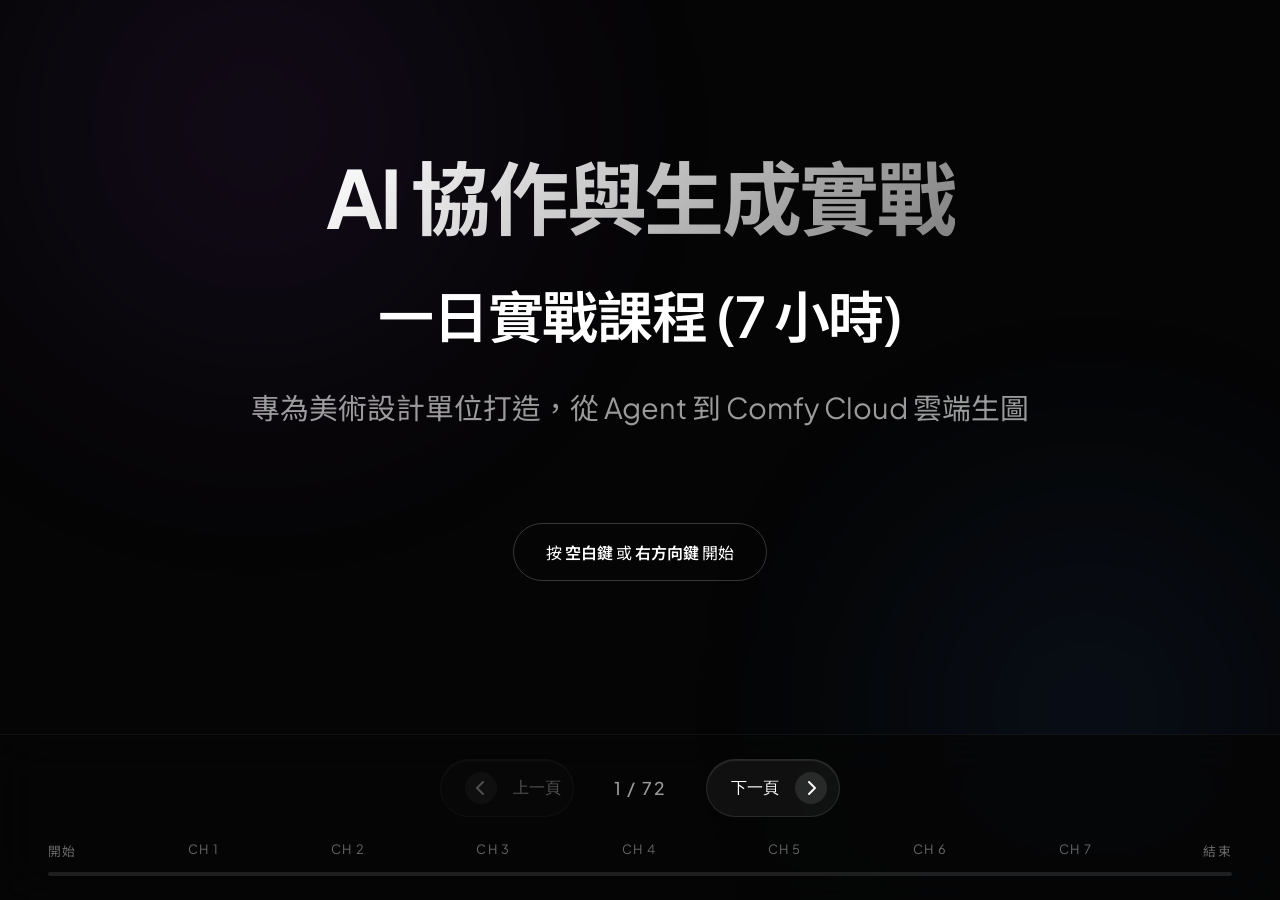
<file: presentation/index.html>
<!DOCTYPE html>
<html lang="zh-TW">

<head>
    <meta charset="UTF-8">
    <meta name="viewport" content="width=device-width, initial-scale=1.0">
    <title>AI 協作與生成實戰 - 一日課程簡報 (分離式漸進教學版)</title>
    <link
        href="https://fonts.googleapis.com/css2?family=Plus+Jakarta+Sans:wght@300;400;500;600;700&family=Noto+Sans+TC:wght@300;400;500;700;900&display=swap"
        rel="stylesheet">
    <link rel="stylesheet" href="style.css">
    <link rel="stylesheet" href="https://cdnjs.cloudflare.com/ajax/libs/font-awesome/6.4.0/css/all.min.css">
</head>

<body>
    <div class="presentation-container">
        <!-- 簡報內容區 -->
        <div class="slides-wrapper" id="slides-wrapper">

            <!-- Slide 0: 封面 -->
            <section class="slide active">
                <div class="content-area title-card">
                    <h1 class="gradient-text">AI 協作與生成實戰</h1>
                    <h2>一日實戰課程 (7 小時)</h2>
                    <p class="subtitle">專為美術設計單位打造，從 Agent 到 Comfy Cloud 雲端生圖</p>
                    <div
                        style="margin-top:2rem; padding: 1rem 2rem; border: 1px solid rgba(255,255,255,0.2); border-radius: 999px;">
                        <p>按 <strong>空白鍵</strong> 或 <strong>右方向鍵</strong> 開始</p>
                    </div>
                </div>
            </section>

            <!-- ============================== Chapter 0 ============================== -->
            <!-- 章節封面 -->
            <section class="slide">
                <div class="content-area">
                    <div class="title-card">
                        <div class="badge badge-accent"
                            style="padding: 0.8rem 2.5rem; margin-bottom: 2rem;">Chapter 00</div>
                        <h2
                            style="font-weight: 800; text-shadow: 0 0 20px rgba(99,102,241,0.3); text-align: center;">
                            準備工具</h2>
                        <p class="subtitle" style="margin-top: 1rem;">打造您的頂級數位畫室</p>
                    </div>
                </div>
            </section>

            <section class="slide">
                <div class="content-area">
                    <div class="slide-header left">
                        <div class="badge">Chapter 00 - 課前準備</div>
                        <h2>上課前請先備齊這些武器</h2>
                        <p style="color: #cbd5e1; margin-top: 0.5rem;">
                            以前上課光安裝軟體就花掉半天？別擔心，這次我們只要準備這幾樣好用的工具。</p>
                    </div>

                    <div class="glossary-box">
                        <strong><i class="fa-solid fa-toolbox"></i> 準備工具清單</strong>
                        <ul style="padding-left: 2rem; color: #e2e8f0; line-height: 1.8;">
                            <li><strong>Agent 工作區</strong>：Google Antigravity 是能讀取專案檔、查資料、使用工具並回報成果的數位工作室。 👉 <a
                                    href="https://antigravity.google/docs/overview" target="_blank" style="color: #60a5fa;">官方說明</a><br>
                                <img src="../images/ch0_antigravity_ide.png" style="max-width: 100%; margin-top: 0.5rem; border-radius: 8px; border: 1px solid rgba(255,255,255,0.1);" alt="Antigravity IDE">
                                <div
                                    style="background: rgba(252, 211, 77, 0.1); border-left: 3px solid #fcd34d; padding: 1rem; margin-top: 0.5rem; border-radius: 4px;">
                                    <span style="color: #fcd34d; font-weight: bold;">💡 選模型時看任務，不背排行榜</span><br>
                                    <p style="color: #cbd5e1; margin: 0.5rem 0 0; line-height: 1.6;">模型名稱、額度、價格與可用功能會更新，也可能因帳號或地區不同。課堂先確認四件事：能否讀取這次的文字與圖片、能否查閱官方資料、能否使用工作區工具、輸出品質是否符合任務。正式工作前，再到官方方案頁與當下介面確認費用、容量和權限。</p>
                                </div>
                            </li>
                            <li><strong>外掛底層引擎</strong>：Node.js (快遞引擎) 是下載擴充外掛 (SKILL) 的必備引擎。 👉 <a href="https://nodejs.org/"
                                    target="_blank" style="color: #60a5fa;">下載連結</a><br>
                                <img src="../images/ch0_nodejs_install.png" style="max-width: 100%; margin-top: 0.5rem; border-radius: 8px; border: 1px solid rgba(255,255,255,0.1);" alt="Node.js 安裝">
                                <span style="color: #fca5a5; ">*(⚠️ 避坑：進入官網後，<strong>Windows
                                        系統</strong>請直接下載 Windows Installer (.msi) 版本，<strong>Mac 系統</strong>請下載 macOS
                                    Installer (.pkg) 版本，<strong>不需要</strong>透過 Docker 安裝！)*</span>
                            </li>
                            <li><strong>雲端生圖平台</strong>：Comfy Cloud 帳號是像心智圖一樣連連看的雲端生圖平台。 👉 <a href="https://comfy.org/"
                                    target="_blank" style="color: #60a5fa;">註冊連結</a>
                                <img src="../images/ch0_comfycloud.png" style="max-width: 100%; margin-top: 0.5rem; border-radius: 8px; border: 1px solid rgba(255,255,255,0.1);" alt="Comfy Cloud">
                            </li>
                            <li><strong>模型擴充圖庫</strong>：Civitai 帳號是下載進階 LoRA 模型必備。 👉 <a href="https://civitai.com/"
                                    target="_blank" style="color: #60a5fa;">註冊連結</a>
                                <img src="../images/ch0_civitai.png" style="max-width: 100%; margin-top: 0.5rem; border-radius: 8px; border: 1px solid rgba(255,255,255,0.1);" alt="Civitai">
                            </li>
                            <li><strong>動態影片生成</strong>：Kling AI / Luma 帳號是生成最終動態影片必備。 👉 <a href="https://klingai.com/"
                                    target="_blank" style="color: #60a5fa;">Kling</a> / <a
                                    href="https://lumalabs.ai/dream-machine" target="_blank"
                                    style="color: #60a5fa;">Luma</a>
                                <img src="../images/ch0_kling_luma.png" style="max-width: 100%; margin-top: 0.5rem; border-radius: 8px; border: 1px solid rgba(255,255,255,0.1);" alt="Kling AI">
                            </li>
                        </ul>
                    </div>
                </div>
            </section>

            <!-- ============================== Chapter 1 ============================== -->
            <!-- 章節封面 -->
            <section class="slide">
                <div class="content-area">
                    <div class="title-card">
                        <div class="badge badge-accent"
                            style="padding: 0.8rem 2.5rem; margin-bottom: 2rem;">Chapter 01</div>
                        <h2
                            style="font-weight: 800; text-shadow: 0 0 20px rgba(99,102,241,0.3); text-align: center;">
                            Agent 與 SKILL 基礎</h2>
                        <p class="subtitle" style="margin-top: 1rem;">告別盲目摸索，建立專屬 AI 助理</p>
                    </div>
                </div>
            </section>

            <!-- Slide 1.1: 痛點 -->
            <section class="slide">
                <div class="content-area">
                    <div class="slide-header">
                        <div class="badge">Chapter 01 - 痛點場景</div>
                        <h2>每天都在做重複苦工？</h2>
                    </div>
                    <div class="chat-container">
                        <div class="chat-row right">
                            <div class="chat-bubble user">老闆給我 50 張參考圖，要我馬上統整出風格... 想叫 GPT 幫忙，但網頁版只能一張一張手動上傳，手快斷了！</div>
                            <div class="avatar">👨</div>
                        </div>
                        <div class="chat-row left fragment">
                            <div class="avatar">🕴️</div>
                            <div class="chat-bubble boss">
                                下午開會前給我風格提案！
                                <img src="../images/ch1_scene1.png" class="chat-image" alt="老闆丟文件">
                            </div>
                        </div>
                        <div class="chat-row right fragment">
                            <div class="chat-bubble user">
                                (網頁版一直轉圈圈，上傳到卡住崩潰)<br>
                                <img src="../images/ch1_scene2.png" class="chat-image" alt="上傳卡住">
                            </div>
                            <div class="avatar">👨</div>
                        </div>
                        <div class="chat-row right fragment">
                            <div class="chat-bubble user">
                                啊啊啊！難道沒有一個「直接住在我電腦裡，能一眼看完全部圖」的 AI 助理嗎？！
                                <img src="../images/ch1_scene3.png" class="chat-image" alt="崩潰">
                            </div>
                            <div class="avatar">👨</div>
                        </div>
                    </div>
                </div>
            </section>

            <!-- Slide 1.2: 觀念 A -->
            <section class="slide">
                <div class="content-area">
                    <div class="slide-header left">
                        <div class="badge">Chapter 01 - 觀念一</div>
                        <h2>本地與雲端大車拚</h2>
                    </div>

                    <div class="glossary-box">
                        <strong><i class="fa-solid fa-book"></i> 網頁 GPT 看不到你的世界</strong>
                        <ul style="padding-left: 2rem; color: #e2e8f0; line-height: 1.8;">
                            <li><strong>受限的網頁工具 (Web GPT)</strong>：在網頁上用的 ChatGPT 看不到你電腦裡的檔案，遇到問題只能手動複製貼上、或手動上傳，就像是瞎子摸象。</li>
                            <li><strong>本地數位助理 (IDE Agent)</strong>：像是 Antigravity，它能直接讀取你本地專案的檔案與設計草案，甚至幫你建立檔案、跑腳本。它是活在你電腦裡的「本地實習生」，也就是你的專屬數位工作室 / 頂級畫室！</li>
                        </ul>
                    </div>
                </div>
            </section>

            <!-- Slide 1.3: 實作 A -->
            <section class="slide">
                <div class="content-area">
                    <div class="slide-header">
                        <div class="badge badge-accent">💻 Chapter 01 - 實作一</div>
                        <h2>第一次與本地助理接軌</h2>
                    </div>

                    <div
                        style="background:rgba(255,255,255,0.05); padding:2.5rem; border-radius:24px; border:1px solid rgba(255,255,255,0.1); margin-bottom: 0.5rem;">
                        <h3 style="color: #a855f7; margin-bottom: 0.5rem;"><i
                                class="fa-regular fa-clock"></i> 實作時間：20 分鐘</h3>
                        <ul class="concept-list"
                            style="margin-bottom:0; list-style: none; padding-left: 0;">
                            <li style="margin-bottom: 0.5rem;"><i class="fa-solid fa-play"
                                    style="color: #a855f7; margin-right: 8px;"></i>點擊編輯器右側的 <strong>【Antigravity
                                    Chat】分頁</strong> ➔ 點擊下方的 <strong>【對話輸入框】</strong> ➔
                                輸入內容：<code>「請幫我為今年秋冬的『銀河系挑染系列』草擬一份 100 字的視覺設計企劃案」</code> ➔ 按下 <strong>【Enter】發送</strong>。</li>
                        </ul>
                        <div
                            style="background: rgba(0,0,0,0.3); border-left: 4px solid #a855f7; padding: 1rem 1.5rem; border-radius: 4px; margin-top: 0.5rem; color: #cbd5e1; ">
                            體驗 AI 不需你上傳任何參考檔，就能直接在本地為你起草設計企劃。<br>
                            你會發現，雖然它生得很快，但它給出的企劃內容跟「維基百科」一樣官腔且沒有設計深度。這就需要下一個觀念！
                        </div>
                    </div>
                </div>
            </section>

            <!-- Slide 1.3.5: 大腦冷卻時間 -->
            <section class="slide">
                <div class="content-area">
                    <div class="slide-header left">
                        <div class="badge">Chapter 01 - 大腦冷卻時間</div>
                        <h2>☕ 實作緩衝</h2>
                    </div>
                    <div class="glossary-box">
                        <p style="color: #e2e8f0; line-height: 1.8;">太棒了！我們剛剛確認了這個助理「長了眼睛跟手」，能直接在你的畫室起草企劃。先喝口水休息一下。接下來，我們要來解決它「只會講幹話」的問題，準備為它裝上專業的靈魂！</p>
                    </div>
                </div>
            </section>

            <!-- Slide 1.4: 觀念 B -->
            <section class="slide">
                <div class="content-area">
                    <div class="slide-header left">
                        <div class="badge">Chapter 01 - 觀念二</div>
                        <h2>為助理賦予靈魂與身分</h2>
                    </div>

                    <div class="glossary-box">
                        <strong><i class="fa-solid fa-user-tie"></i> 賦予身分 (Persona)</strong>
                        <ul style="padding-left: 2rem; color: #e2e8f0; line-height: 1.8;">
                            <li style="margin-bottom:1rem;"><strong>從維基百科到毒舌總監 (Persona 身分賦予)</strong>：AI
                                是一塊白紙。賦予身分後，他會主動挑剔你的構圖。這就是身分賦予帶來的行為轉變。</li>
                            <li><strong>統一的品牌規範 (SKILL 設定檔)</strong>：將專案的「主色調」寫入，未來產出永遠不會跑偏。不用每天碎碎念交接。</li>
                        </ul>
                    </div>

                    <div class="demo-box" style="margin-top:1rem; padding: 1.5rem; ">
                        <div class="title">📄 SKILL.md 撰寫範例 (注意最上方的員工識別證)</div>
                        <pre style="margin:0; color:#e2e8f0;"><code><span style="color: #fcd34d;">---</span>
<span style="color: #fcd34d;">name: "hair_makeup_director"</span>
<span style="color: #fcd34d;">description: "專門負責審閱構圖與色彩學的美術總監" </span><span style="color: #fca5a5;"># 這是給 AI 看的觸發雷達，非常重要！</span>
<span style="color: #fcd34d;">---</span>
<span style="color: #94a3b8;">⬆️ 上面黃色這塊被 --- 包起來的區域，就是傳說中的 YAML Frontmatter (員工識別證)！</span>
<span style="color: #94a3b8;">其中 description 是 AI 的「觸發雷達」，AI 會掃描這段來決定何時派這位專家出場。</span>
<span style="color: #fca5a5;">🔴 失敗寫法：description: "昨天寫的測試技能" (AI 看不懂，永遠不會出場)</span>
<span style="color: #86efac;">🟢 精準觸發：description: "專門審閱構圖與色彩學的美術總監" (AI 秒懂)</span>
<span style="color: #94a3b8;">必須寫在檔案最頂端。下方則是真正影響說話語氣與行為的 Markdown 規則：</span>

你是擁有 20 年經驗的資深美術總監。
當我提到銀河系挑染企劃時，你必須嚴格針對「材質細節」與「色彩搭配」給出三點具體的修改建議。說話風格必須犀利專業。</code></pre>
                    </div>
                </div>
            </section>

            <!-- Slide 1.5: 實作 B -->
            <section class="slide">
                <div class="content-area">
                    <div class="slide-header">
                        <div class="badge badge-accent">💻 Chapter 01 - 實作二</div>
                        <h2>見證奇蹟：SKILL 導入對比</h2>
                    </div>

                    <div
                        style="background:rgba(255,255,255,0.05); padding:2.5rem; border-radius:24px; border:1px solid rgba(255,255,255,0.1); margin-bottom: 0.5rem;">
                        <h3 style="color: #a855f7; margin-bottom: 0.5rem;"><i
                                class="fa-regular fa-clock"></i> 實作時間：25 分鐘</h3>
                        <ul class="concept-list"
                            style="margin-bottom:0; list-style: none; padding-left: 0;">
                            <li style="margin-bottom: 0.5rem;"><i class="fa-solid fa-play"
                                    style="color: #a855f7; margin-right: 8px;"></i>打開 <strong>【檔案管理】分頁</strong> ➔ 建立 <code>.agents/skills/hair_makeup_director/SKILL.md</code> ➔ 貼上剛剛的毒舌總監範例 ➔ 點擊 <strong>【Antigravity Chat】分頁</strong> ➔ 輸入：<code>「請用總監視角評價剛剛那份銀河系挑染企劃案的材質與色彩搭配」</code>。
                            </li>
                        </ul>
                        <div
                            style="background: rgba(0,0,0,0.3); border-left: 4px solid #a855f7; padding: 1rem 1.5rem; border-radius: 4px; margin-top: 0.5rem; color: #cbd5e1; ">
                            再次請 Agent 評價剛剛那份企劃案。見證語氣與專業度的核爆級改變！
                        </div>
                    </div>
                    <div class="pitfall-box fragment" style="margin-top:0;">
                        <strong><i class="fa-solid fa-triangle-exclamation"></i> 避坑 TIP：</strong>
                        <ul>
                            <li><strong>幽靈員工：</strong> 忘記在 SKILL 檔案最上方寫
                                <code>YAML Frontmatter (用 --- 包起來的員工識別證)</code>，Agent 就絕對找不到這個職位！
                            </li>
                            <li><strong>迷路：</strong> SKILL 資料夾必須放在 <code>.agents/skills/</code> 路徑下。</li>
                            <li><strong>不給指令：</strong> 以為有 SKILL 就不用寫 Prompt。SKILL 只是背景知識，指令還是要明確。</li>
                        </ul>
                    </div>
                </div>
            </section>

            <!-- Slide 1.6: 觀念 C -->
            <section class="slide">
                <div class="content-area">
                    <div class="slide-header left">
                        <div class="badge">Chapter 01 - 觀念三</div>
                        <h2>借力使力，不重複造輪子</h2>
                    </div>

                    <div class="glossary-box">
                        <strong><i class="fa-solid fa-store"></i> AI 助理的 App Store</strong>
                        <ul style="padding-left: 2rem; color: #e2e8f0; line-height: 1.8;">
                            <li style="margin-bottom:1rem;"><strong>開源技能庫 (skills.sh)</strong>：當你需要一個「社群行銷大師」或「ComfyUI
                                提示詞專家」時，不用從頭自己寫。<code>skills.sh</code> 就像是 Agent 的 App Store，聚集了全世界高手寫好的頂級 SKILL。</li>
                            <li><strong>一鍵無縫安裝 (npx 安裝指令)</strong>：利用 Node.js 內建的 npx 指令，一鍵就能把大師的靈魂從 skills.sh 下載到你的專案 <code>.agents/skills/</code> 裡，無縫接軌套用！
                            </li>
                        </ul>
                    </div>
                </div>
            </section>

            <!-- Slide 1.7: 實作 C -->
            <section class="slide">
                <div class="content-area">
                    <div class="slide-header">
                        <div class="badge badge-accent">💻 Chapter 01 - 實作三</div>
                        <h2>下載你的第一個大師級 SKILL</h2>
                    </div>

                    <div
                        style="background:rgba(255,255,255,0.05); padding:2.5rem; border-radius:24px; border:1px solid rgba(255,255,255,0.1); margin-bottom: 0.5rem;">
                        <h3 style="color: #a855f7; margin-bottom: 0.5rem;"><i
                                class="fa-regular fa-clock"></i> 實作時間：10 分鐘</h3>
                        <ul class="concept-list"
                            style="margin-bottom:0; list-style: none; padding-left: 0;">
                            <li style="margin-bottom: 0.5rem;"><i class="fa-solid fa-play"
                                    style="color: #a855f7; margin-right: 8px;"></i>打開下方的 <strong>【終端機
                                    (Terminal)】</strong> ➔ 輸入：<code>npx skills find comfy</code> 搜尋 ➔
                                接著輸入：<code>npx -y skills add mckruz/comfyui-expert@comfyui-prompt-engineer</code> 下載安裝。
                                <div style="margin-top: 0.5rem; color: #cbd5e1; font-size: 0.9em; background: rgba(0,0,0,0.3); padding: 1rem; border-radius: 8px;">
                                    完成條件：終端機顯示安裝成功，且左側檔案總管出現 <code>.agents/skills/comfyui-prompt-engineer/</code>。
                                </div>
                            </li>
                        </ul>
                        <div
                            style="background: rgba(0,0,0,0.3); border-left: 4px solid #a855f7; padding: 1rem 1.5rem; border-radius: 4px; margin-top: 0.5rem; color: #cbd5e1; ">
                            檢查左側檔案總管，你會發現 <code>.agents/skills/</code> 內多出了一個 <code>comfyui-prompt-engineer</code>
                            資料夾。<br>
                            你已經成功把世界級的提示詞大師聘請到你的專案中了！
                        </div>
                    </div>
                    <div class="pitfall-box fragment" style="margin-top:0;">
                        <strong><i class="fa-solid fa-triangle-exclamation"></i> 避坑 TIP：</strong>
                        <ul>
                            <li><strong>什麼是 npx？</strong> <code>npx</code> 並非每台電腦都有，它是 Node.js 附帶的「快遞安裝精靈」。安裝 Node.js 後就會自動擁有，無腦複製貼上即可。</li>
                            <li><strong>指令找不到：</strong> 若打 npx 後顯示找不到指令，代表你忘記先安裝 Node.js，請立刻回到第 0 章完成安裝！</li>
                        </ul>
                    </div>
                </div>
            </section>

            <!-- ============================== Chapter 2 ============================== -->
            <!-- 章節封面 -->
            <section class="slide">
                <div class="content-area">
                    <div class="title-card">
                        <div class="badge badge-accent"
                            style="padding: 0.8rem 2.5rem; margin-bottom: 2rem;">Chapter 02</div>
                        <h2
                            style="font-weight: 800; text-shadow: 0 0 20px rgba(99,102,241,0.3); text-align: center;">
                            學習指南與閉環機制</h2>
                        <p class="subtitle" style="margin-top: 1rem;">建立免疫系統，讓 AI 越用越聰明</p>
                    </div>
                </div>
            </section>

            <!-- Slide 3.1: 痛點 -->
            <section class="slide">
                <div class="content-area">
                    <div class="slide-header">
                        <div class="badge">Chapter 02 - 痛點場景</div>
                        <h2>AI 又不受控了？</h2>
                    </div>

                    <div class="chat-container">
                        <div class="chat-row right">
                            <div class="chat-bubble user">
                                GPT，給我一張「帥氣女扮男裝」的圖片！
                                <img src="../images/ch3_scene1.png" class="chat-image" alt="開心輸入提示">
                            </div>
                            <div class="avatar">👨</div>
                        </div>
                        <div class="chat-row left fragment">
                            <div class="avatar">🤖</div>
                            <div class="chat-bubble ai">
                                收到！這是你要的圖片：
                                <img src="../images/ch3_scene2.png" class="chat-image" alt="比基尼啤酒肚大叔">
                            </div>
                        </div>
                        <div class="chat-row right fragment">
                            <div class="chat-bubble user">
                                噗—— (噴咖啡) 這什麼鬼啦！我要的是女的！女的！！
                                <img src="../images/ch3_scene3.png" class="chat-image" alt="驚嚇噴咖啡">
                            </div>
                            <div class="avatar">👨</div>
                        </div>
                    </div>
                </div>
            </section>

            <!-- Slide 3.2: 觀念 A -->
            <section class="slide">
                <div class="content-area">
                    <div class="slide-header left">
                        <div class="badge">Chapter 02 - 觀念一</div>
                        <h2>AI 記性很差</h2>
                    </div>

                    <div class="glossary-box">
                        <strong><i class="fa-solid fa-arrows-spin"></i> 四步循環與無限重蹈覆轍</strong>
                        <ul style="padding-left: 2rem; color: #e2e8f0; line-height: 1.8;">
                            <li><strong>無限初稿與審查 (Draft 與 Critique)</strong>：AI 犯錯沒關係，但如果你只是罵它「重畫」，它在下一個任務絕對會重犯一樣的錯誤。</li>
                            <li><strong>四步循環 (Plan ➔ Draft ➔ Critique ➔ Correct)</strong>：計畫 ➔ 初稿 ➔ 審查 ➔ 修正。大部分的人都卡在無限的 Draft 與 Critique，卻忘了把經驗 Correct 下來。</li>
                        </ul>
                    </div>
                </div>
            </section>

            <!-- Slide 3.3: 實作 A -->
            <section class="slide">
                <div class="content-area">
                    <div class="slide-header">
                        <div class="badge badge-accent">💻 Chapter 02 - 實作一</div>
                        <h2>死性不改的 AI</h2>
                    </div>

                    <div
                        style="background:rgba(255,255,255,0.05); padding:2.5rem; border-radius:24px; border:1px solid rgba(255,255,255,0.1); margin-bottom: 0.5rem;">
                        <h3 style="color: #a855f7; margin-bottom: 0.5rem;"><i
                                class="fa-regular fa-clock"></i> 實作時間：15 分鐘</h3>
                        <ul class="concept-list"
                            style="margin-bottom:0; list-style: none; padding-left: 0;">
                            <li style="margin-bottom: 0.5rem;"><i class="fa-solid fa-play"
                                    style="color: #a855f7; margin-right: 8px;"></i>點擊 <strong>【Antigravity
                                    Chat】分頁</strong> ➔ 輸入：<code>「請生一張主角握著咖啡杯的圖」</code> ➔ 罵 AI 畫錯細節 ➔ 點擊 <strong>【New
                                    Chat】</strong> 重新開新對話 ➔ 再次輸入相同指令。</li>
                        </ul>
                        <div
                            style="background: rgba(0,0,0,0.3); border-left: 4px solid #a855f7; padding: 1rem 1.5rem; border-radius: 4px; margin-top: 0.5rem; color: #cbd5e1; ">
                            你會發現，就算你上一張罵了它，開新對話後它依然死性不改，重犯一樣的錯誤。<br>
                            AI 雖然聰明，但沒有「長期記憶」，如果不把教訓固定下來，每次開新專案都要重新罵一次。這就需要下一個觀念！
                        </div>
                    </div>
                </div>
            </section>

            <!-- Slide 3.3.5: 大腦冷卻時間 -->
            <section class="slide">
                <div class="content-area">
                    <div class="slide-header left">
                        <div class="badge">Chapter 02 - 大腦冷卻時間</div>
                        <h2>☕ 實作緩衝</h2>
                    </div>
                    <div class="glossary-box">
                        <p style="color: #e2e8f0; line-height: 1.8;">太棒了！我們剛剛體驗了 AI 有多麼「健忘」。請先喝口水休息一下，別被氣壞了。接下來我們要來幫它打一劑疫苗，讓它擁有過目不忘的長期記憶！</p>
                    </div>
                </div>
            </section>

            <!-- Slide 3.4: 觀念 B -->
            <!-- Slide 3.4: 觀念 B -->
            <section class="slide">
                <div class="content-area">
                    <div class="slide-header left">
                        <div class="badge">Chapter 02 - 觀念二</div>
                        <h2>閉環機制：幫專案打一劑疫苗</h2>
                    </div>

                    <div class="glossary-box">
                        <strong><i class="fa-solid fa-syringe"></i> AGENTS.md 規則庫</strong>
                        <ul style="padding-left: 2rem; color: #e2e8f0; line-height: 1.8;">
                            <li><strong>建立免疫系統 (AGENTS.md 規則庫)</strong>：只要你進行 Critique 後，將「禁止六指」寫入專案的
                                <code>AGENTS.md</code>。下次 Agent 會讀到這條檢查規則，但成果仍要實際驗收。
                            </li>
                            <li><strong>存放位置</strong>：專案專屬請放 <code>.agents/</code> ；全域通用請放電腦家目錄
                                <code>.gemini/config/</code> (Win 系統為 <code>C:\Users\你的名字\.gemini\config\</code>)。
                            </li>
                            <li><strong>終極奧義 (全自動進化)</strong>：無須手動輸入！當你糾正完 Agent 後，直接輸入
                                <code>「分析偏差並更新可重用規則」</code>，或使用本專案的 <code>/learn</code> Skill；更新後要查看差異並說明下次如何驗證。
                            </li>
                        </ul>
                    </div>
                    <div class="demo-box" style="margin-top:1rem; padding: 1.5rem; ">
                        <div class="title">📄 幾個必懂的 AGENTS.md 撰寫規則</div>
                        <pre style="margin:0; color:#e2e8f0; "><code># 專案家規四大屬性 (AGENTS)

<span style="color: #fcd34d;">## 1. 🔄 學習指南 (Meta-Rule)</span>
- **絕對遵守**：當解決完問題或被糾正錯誤後，必須「主動」檢討並更新相關 SKILL 或 AGENTS.md，確保不再犯錯。

<span style="color: #6ee7b7;">## 2. 🎨 品牌規範 (Brand Rules)</span>
- **視覺限制**：主打極簡保養品，主色調為大地色，嚴禁螢光色。
- **文案語氣**：化身為「帶有溫度的皮膚科醫生」，一律使用繁體中文。

<span style="color: #93c5fd;">## 3. 📋 工作流程 (Workflow Rules)</span>
- **發文 SOP**：執行發文時，先調用 hair_makeup_director 審圖 ➔ 通過後調用 social_marketer 寫文案 ➔ 存入 output 資料夾。

<span style="color: #fca5a5;">## 4. 🚫 避坑清單 (Constraint Rules)</span>
- **商業禁忌**：文案中絕對不能提到競品公司 (如 L'Oréal)。
- **物理限制**：生成人物時絕對禁止出現六根手指。</code></pre>
                    </div>
                </div>
            </section>

            <!-- Slide 3.4.1: 觀念 B+ -->
            <section class="slide">
                <div class="content-area">
                    <div class="slide-header left">
                        <div class="badge">Chapter 02 - 觀念擴充</div>
                        <h2>AGENTS.md：可隨專案保存的工作說明</h2>
                    </div>

                    <div class="glossary-box" style="background: rgba(16, 185, 129, 0.15); border-color: #10b981;">
                        <strong style="color: #34d399;"><i class="fa-solid fa-globe"></i> 這是國際開源標準！</strong>
                        <ul style="padding-left: 2rem; color: #e2e8f0; line-height: 1.8;">
                            <li style="margin-bottom:1rem;"><strong>不僅僅是我們的家規</strong>：撰寫 <code>AGENTS.md</code>
                                並非我們自己發明的土砲方法。它其實是由 Agentic AI Foundation 負責維護的國際開源標準 (詳見官方網站 <a
                                    href="https://agents.md/" style="color: #60a5fa;" target="_blank">agents.md</a>)。
                            </li>
                            <li><strong>AI 專屬的品牌設計規範</strong>：未來的世界裡，每個專業專案都會有自己標準化的
                                <code>AGENTS.md</code>。它像交接文件一樣保存專案規範；不同工具的支援範圍可能不同，使用前仍要確認是否會自動讀取。
                            </li>
                        </ul>
                    </div>
                </div>
            </section>

            <!-- Slide 3.5: 實作 B -->
            <section class="slide">
                <div class="content-area">
                    <div class="slide-header">
                        <div class="badge badge-accent">💻 Chapter 02 - 實作二</div>
                        <h2>見證奇蹟：專案永久免疫</h2>
                    </div>

                    <div
                        style="background:rgba(255,255,255,0.05); padding:2.5rem; border-radius:24px; border:1px solid rgba(255,255,255,0.1); margin-bottom: 0.5rem;">
                        <h3 style="color: #a855f7; margin-bottom: 0.5rem;"><i
                                class="fa-regular fa-clock"></i> 實作時間：15 分鐘</h3>
                        <ul class="concept-list"
                            style="margin-bottom:0; list-style: none; padding-left: 0;">
                            <li style="margin-bottom: 0.5rem;"><i class="fa-solid fa-play"
                                    style="color: #a855f7; margin-right: 8px;"></i>對剛才畫錯圖的 Agent
                                說：<code>「你誤解了人物設定。請用 /learn 分析偏差；把未來都適用的角色確認步驟寫入規則，本次性別留在 brief，並說明下次如何驗證。」</code> ➔ 查看
                                <code>AGENTS.md</code> 的實際修改內容。
                            </li>
                        </ul>
                        <div
                            style="background: rgba(0,0,0,0.3); border-left: 4px solid #a855f7; padding: 1rem 1.5rem; border-radius: 4px; margin-top: 0.5rem; color: #cbd5e1; ">
                            發現它極度小心地避開了大叔與六指問題，而且你連鍵盤都沒敲到幾下，檔案就自己更新了！這就是 AI 的自我學習！
                        </div>
                    </div>
                    <div class="pitfall-box fragment" style="margin-top:0;">
                        <strong><i class="fa-solid fa-triangle-exclamation"></i> 避坑 TIP：</strong>
                        <ul>
                            <li><strong>抽象規則：</strong> 在 AGENTS.md 寫「畫好看一點」是沒用的，規則必須「具體可執行」。</li>
                            <li><strong>盲目信任：</strong> 跳過人類審查 (Critique) 直接用 AI 產出，小心嚴重幻覺。</li>
                            <li><strong>容量怪獸：</strong> 寫入 AGENTS.md 的字會吃掉 Agent 的腦容量 (Context Window /
                                短期記憶)！規則請保持精簡，長篇大論請改放 <code>references/</code> 資料夾。</li>
                        </ul>
                    </div>
                </div>
            </section>

<!-- Slide 3.6: 痛點場景 (多重專家) -->
            <section class="slide">
                <div class="content-area">
                    <div class="slide-header">
                        <div class="badge">Chapter 02 - 痛點場景</div>
                        <h2>老闆要我一個人搞定全套設計？</h2>
                    </div>

                    <div class="chat-container">
                        <div class="chat-row right">
                            <div class="chat-bubble user">
                                老闆要我發新品貼文，我需要先請「毒舌總監」檢查構圖，再請「行銷小編」寫文案。難道我要開兩個視窗，自己複製貼上當傳聲筒嗎？快精神分裂了！
                            </div>
                            <div class="avatar">👨</div>
                        </div>
                    </div>
                </div>
            </section>

            <!-- Slide 3.7: 觀念 C (Agent vs SKILL) -->
            <section class="slide">
                <div class="content-area">
                    <div class="slide-header left">
                        <div class="badge">Chapter 02 - 觀念三</div>
                        <h2>公司架構比喻：Agent vs SKILL</h2>
                    </div>

                    <div class="glossary-box"
                        style="margin-top: 0.5rem; background: rgba(16, 185, 129, 0.15); border-color: #10b981; text-align: center;">
                        <strong style="color: #34d399; "><i class="fa-solid fa-brain"></i> Agent (專案經理 PM)</strong>
                        <p style="color: #e2e8f0; line-height: 1.6; margin: 0; margin-top: 0.5rem;">
                            Agent 就是中央大腦。它會自動讀取家規 (AGENTS.md)，並且認識你所有的員工 (SKILL)。
                        </p>
                    </div>

                    <div style="text-align: center; color: #94a3b8; margin: 0.5rem 0;">
                        <i class="fa-solid fa-arrow-down"></i>
                    </div>

                    <div style="display: flex; gap: 2rem;">
                        <div
                            style="flex: 1; background: rgba(99, 102, 241, 0.15); padding: 1.5rem; border-radius: 12px; border: 1px solid rgba(99, 102, 241, 0.3);">
                            <h3 style="color: #a5b4fc; margin-bottom: 0.5rem; "><i
                                    class="fa-solid fa-book-open"></i> AGENTS.md (員工手冊)</h3>
                            <ul style="color: #e2e8f0; line-height: 1.6; padding-left: 1.5rem;">
                                <li><strong>作用範圍</strong>：套用到全公司的所有任務。</li>
                                <li><strong>目的</strong>：定義底線與大方向 (如：禁止六指)。</li>
                            </ul>
                        </div>
                        <div
                            style="flex: 1; background: rgba(236, 72, 153, 0.15); padding: 1.5rem; border-radius: 12px; border: 1px solid rgba(236, 72, 153, 0.3);">
                            <h3 style="color: #f472b6; margin-bottom: 0.5rem; "><i
                                    class="fa-solid fa-user-tie"></i> SKILL (專業職位)</h3>
                            <ul style="color: #e2e8f0; line-height: 1.6; padding-left: 1.5rem;">
                                <li><strong>作用範圍</strong>：針對特定的專業任務。</li>
                                <li><strong>目的</strong>：賦予特定身分 (如：毒舌總監)。</li>
                            </ul>
                        </div>
                        <div
                            style="flex: 1; background: rgba(245, 158, 11, 0.15); padding: 1.5rem; border-radius: 12px; border: 1px solid rgba(245, 158, 11, 0.3);">
                            <h3 style="color: #fcd34d; margin-bottom: 0.5rem; "><i
                                    class="fa-solid fa-folder-open"></i> references/ (資料室)</h3>
                            <ul style="color: #e2e8f0; line-height: 1.5; padding-left: 1.5rem;">
                                <li><strong>作用範圍</strong>：存放厚重設計規範。</li>
                                <li><strong>目的</strong>：釋放記憶空間，需要時翻閱。</li>
                            </ul>
                        </div>
                    </div>
                </div>
            </section>

            <!-- Slide 3.8: 示範 C -->
            <section class="slide">
                <div class="content-area">
                    <div class="slide-header">
                        <div class="badge">Chapter 02 - 示範</div>
                        <h2>串聯技：一個 PM 控管多個員工</h2>
                    </div>

                    <div class="chat-container"
                        style="background: rgba(0,0,0,0.3); padding: 2rem; border-radius: 16px; border: 1px solid rgba(255,255,255,0.1);">
                        <div class="title"
                            style="color: #94a3b8; margin-bottom: 0.5rem; text-align: center;">💬 單一
                            Agent 調用多 SKILL 連續技範例</div>
                        <div class="chat-row right">
                            <div class="chat-bubble user" style="max-width: 90%;">
                                請先用「妝髮總監」的身分評價這張銀河系挑染造型草圖，評價完後，把結果交給「IG 行銷專家」幫我生出一篇帶有 Hashtag 的社群貼文。
                            </div>
                            <div class="avatar">👨</div>
                        </div>
                        <div class="chat-row left fragment">
                            <div class="avatar">🤖</div>
                            <div class="chat-bubble ai" style="max-width: 90%;">
                                沒問題！<br><br>
                                <em>(切換為藝術總監審查...)</em><br>
                                這張圖光影太差，沒有重點。<br><br>
                                <em>(切換為行銷專家寫文案...)</em><br>
                                🚀 完美突破！今天的銀河系挑染設計雖然面臨光影挑戰... #設計日常 #FashionShow
                            </div>
                        </div>
                    </div>
                </div>
            </section>

            <!-- Slide 3.9: 實作 C -->
            <section class="slide">
                <div class="content-area">
                    <div class="slide-header">
                        <div class="badge badge-accent">💻 Chapter 02 - 實作三</div>
                        <h2>親自動手串聯員工</h2>
                    </div>

                    <div
                        style="background:rgba(255,255,255,0.05); padding:2.5rem; border-radius:24px; border:1px solid rgba(255,255,255,0.1); margin-bottom: 0.5rem;">
                        <h3 style="color: #a855f7; margin-bottom: 0.5rem;"><i
                                class="fa-regular fa-clock"></i> 實作時間：10 分鐘</h3>
                        <ul class="concept-list"
                            style="margin-bottom:0; list-style: none; padding-left: 0;">
                            <li style="margin-bottom: 0.5rem;"><i class="fa-solid fa-play"
                                    style="color: #a855f7; margin-right: 8px;"></i>打開 <strong>【Antigravity
                                    Chat】分頁</strong> ➔ 丟入一張你的設計圖 ➔
                                輸入：<code>「請先調用妝髮總監幫我嚴格審查這張草圖的材質與色彩，然後將審查結果交給行銷大師，幫我寫一篇限時動態文案。」</code></li>
                        </ul>
                        <div
                            style="background: rgba(0,0,0,0.3); border-left: 4px solid #a855f7; padding: 1rem 1.5rem; border-radius: 4px; margin-top: 0.5rem; color: #cbd5e1; ">
                            觀察 Agent 如何自動切換身分，依序完成兩項工作。
                        </div>
                    </div>
                    <div class="pitfall-box fragment" style="margin-top:0;">
                        <strong><i class="fa-solid fa-triangle-exclamation"></i> 避坑 TIP：</strong>
                        <ul>
                            <li><strong>指令不要太貪心：</strong> 一次要求執行 5 個以上的複雜任務 (審圖->修圖->文案->轉語言)，大腦很容易混亂。建議分批交代。</li>
                            <li><strong>善用技能庫：</strong> 遇到不會寫的提示詞，不要自己硬湊，記得使用 <code>skills.sh</code> 尋找專家 SKILL。</li>
                        </ul>
                    </div>
                </div>
            </section>

            <!-- Slide 3.10: 觀念 D (進階) -->
            <section class="slide">
                <div class="content-area">
                    <div class="slide-header left">
                        <div class="badge">Chapter 02 - 觀念四 (進階)</div>
                        <h2>讓 PM 記住標準 SOP</h2>
                    </div>

                    <div class="glossary-box">
                        <strong><i class="fa-solid fa-list-check"></i> 寫入 AGENTS.md 自動調用各 SKILL</strong>
                        <p style="color: #e2e8f0; line-height: 1.8; margin-top: 0.5rem;">
                            你甚至可以把「先找誰、再找誰」的工作流程直接寫進 <code>AGENTS.md</code> 裡，把 Agent 訓練成最懂你公司 SOP 的
                            PM！未來只要說一句「請跑發文流程」，它就會自動依序調用各個 SKILL。
                        </p>
                    </div>

                    <div class="demo-box" style="margin-top:1rem; padding: 1.5rem; ">
                        <div class="title">📄 在 AGENTS.md 定義工作流 (Workflow) 範例</div>
                        <pre style="margin:0; color:#e2e8f0;"><code># 專案工作流 (Workflows)

## 🎨 社群發文標準 SOP
當我要求「跑發文流程」時，請嚴格遵守以下步驟，並調用對應的 SKILL：
1. **第一關 (審查)**：主動調用 `hair_makeup_director` (妝髮總監) 身分，對草圖的材質與視覺進行嚴格批判。
2. **第二關 (文案)**：批判過關後，自動調用 `social_marketer` (IG 行銷小編) 身分，寫出社群貼文。
3. ⚠️ 嚴格限制：未經第一關審查，絕對不能直接跳到第二關。</code></pre>
                    </div>
                </div>
            </section>

            <!-- ============================== Chapter 3 ============================== -->
            <!-- 章節封面 -->
            <section class="slide">
                <div class="content-area">
                    <div class="title-card">
                        <div class="badge badge-accent"
                            style="padding: 0.8rem 2.5rem; margin-bottom: 2rem;">Chapter 03</div>
                        <h2
                            style="font-weight: 800; text-shadow: 0 0 20px rgba(99,102,241,0.3); text-align: center;">
                            高階快捷指令與自動化</h2>
                        <p class="subtitle" style="margin-top: 1rem;">放開雙手，讓 AI 替你超時加班</p>
                    </div>
                </div>
            </section>

            <!-- Slide 4.1: 痛點 -->
            <section class="slide">
                <div class="content-area">
                    <div class="slide-header">
                        <div class="badge">Chapter 03 - 痛點場景</div>
                        <h2>準備睡公司還是提早下班？</h2>
                    </div>

                    <div class="chat-container">
                        <div class="chat-row left">
                            <div class="avatar">🕴️</div>
                            <div class="chat-bubble boss">
                                下班前把這 100 張圖套用前衛時尚風格處理完！明早開會要看！細節你自己想！
                                <img src="../images/ch4_scene1.png" class="chat-image" alt="老闆丟100張圖">
                            </div>
                        </div>
                        <div class="chat-row right fragment">
                            <div class="chat-bubble user">
                                (心想：今晚又要睡在公司了... 而且我根本不知道他要的前衛時尚細節是什麼！難道沒有可以自己想細節、又可以自動處理完的工具嗎？)
                                <img src="../images/ch4_scene2.png" class="chat-image" alt="設計師崩潰">
                            </div>
                            <div class="avatar">👨</div>
                        </div>
                    </div>
                </div>
            </section>

            <!-- Slide 4.2: 觀念 A -->
            <section class="slide">
                <div class="content-area">
                    <div class="slide-header left">
                        <div class="badge">Chapter 03 - 觀念一</div>
                        <h2>長效任務與定時回報</h2>
                    </div>

                    <div class="glossary-box">
                        <strong><i class="fa-solid fa-bullseye"></i> 放手讓它做</strong>
                        <ul style="padding-left: 2rem; color: #e2e8f0; line-height: 1.8;">
                            <li><strong>目標追蹤 (/goal)</strong>：本專案附帶的 Skill。它會整理完成條件、里程碑和下一步，持續推進可自主完成的工作。</li>
                            <li><strong>排程與背景工作</strong>：需確認目前產品與帳號真的提供排程、通知和停止方式；一段提示詞本身不會建立排程器。</li>
                        </ul>
                    </div>
                </div>
            </section>

            <!-- Slide 4.3: 實作 A -->
            <section class="slide">
                <div class="content-area">
                    <div class="slide-header">
                        <div class="badge badge-accent">💻 Chapter 03 - 實作一</div>
                        <h2>準時下班的魔法</h2>
                    </div>

                    <div
                        style="background:rgba(255,255,255,0.05); padding:2.5rem; border-radius:24px; border:1px solid rgba(255,255,255,0.1); margin-bottom: 0.5rem;">
                        <h3 style="color: #a855f7; margin-bottom: 0.5rem;"><i
                                class="fa-regular fa-clock"></i> 實作時間：20 分鐘</h3>
                        <ul class="concept-list"
                            style="margin-bottom:0; list-style: none; padding-left: 0;">
                            <li style="margin-bottom: 0.5rem;"><i class="fa-solid fa-play"
                                    style="color: #a855f7; margin-right: 8px;"></i>點擊編輯器右側的 <strong>【Antigravity
                                    Chat】分頁</strong> ➔ 點擊下方的 <strong>【對話輸入框】</strong> ➔
                                輸入內容：<code>「/goal 請把資料夾中的草圖轉成 PNG。先列檔案數、輸出位置、命名和驗收條件；用 3 張小測試，確認後再批次處理。錯誤要記錄檔名與原因。」</code></li>
                        </ul>
                        <div
                            style="background: rgba(0,0,0,0.3); border-left: 4px solid #a855f7; padding: 1rem 1.5rem; border-radius: 4px; margin-top: 0.5rem; color: #cbd5e1; ">
                            `/goal` 固定終點與檢查方式，但不會替你補完模糊的創意方向。批次工作要先小測試，確認後再放大。
                        </div>
                    </div>
                    <div class="pitfall-box fragment" style="margin-top:0;">
                        <strong><i class="fa-solid fa-triangle-exclamation"></i> 避坑 TIP：</strong>
                        <ul>
                            <li><strong>目標要明確：</strong> 任務終點必須清晰，如果說「幫我畫到好為止」，Agent 會不知道什麼時候該停下來。</li>
                            <li><strong>別把排程當提示詞：</strong> 只有產品確實提供排程或背景任務功能時才能使用；設定前確認通知、成本與停止方式。</li>
                        </ul>
                    </div>
                </div>
            </section>

            <!-- Slide 4.3.5: 大腦冷卻時間 -->
            <section class="slide">
                <div class="content-area">
                    <div class="slide-header left">
                        <div class="badge">Chapter 03 - 大腦冷卻時間</div>
                        <h2>☕ 實作緩衝</h2>
                    </div>
                    <div class="glossary-box">
                        <p style="color: #e2e8f0; line-height: 1.8;">完成小測試後，停下來看一次錯誤紀錄與驗收條件。接著處理另一個問題：如果我們自己還說不清楚要什麼，Agent 該怎麼幫忙？</p>
                    </div>
                </div>
            </section>

<!-- Slide 4.4: 觀念 B -->
            <!-- Slide 4.4: 觀念 B -->
            <section class="slide">
                <div class="content-area">
                    <div class="slide-header left">
                        <div class="badge">Chapter 03 - 觀念二</div>
                        <h2>靈魂拷問與永久記憶</h2>
                    </div>

                    <div class="glossary-box">
                        <strong><i class="fa-solid fa-brain"></i> 把 AI 當專家</strong>
                        <ul style="padding-left: 2rem; color: #e2e8f0; line-height: 1.8;">
                            <li><strong>靈感拷問面試官 (/grill-me)</strong>：/grill-me 指令，當你靈感枯竭時，用這個指令讓 AI
                                反過來「面試你」。它會不斷逼問你細節（例如：燈光要多暗？髮型是什麼材質？），直到釐清真正的設計需求。</li>
                            <li><strong>經驗沉澱 (/learn)</strong>：只把已驗證、可重用、具體可檢查的做法寫進 AGENTS.md 或相關 Skill；本次偏好留在 brief。</li>
                        </ul>
                    </div>

                    <div class="demo-box" style="margin-top:1rem; padding: 1.5rem; ">
                        <div class="title">💬 /grill-me 互動對話範例</div>
                        <pre style="margin:0; color:#e2e8f0;"><code>👨 你：/grill-me 我想設計一套前衛的銀河系挑染造型，但我沒想法。
🤖 Agent：好的！為了幫您產出最精準的設定，請問：
   1. 這個角色的職業是什麼？(駭客/傭兵/還是財閥高層？)
   2. 身上主要的發光體顏色是什麼？(霓虹粉/螢光綠？)
👨 你：他是個駭客，主要顏色是螢光綠，而且戴著面具。
🤖 Agent：收到！(將靈感轉化為精確的設計需求清單...)</code></pre>
                    </div>
                </div>
            </section>

            <!-- Slide 4.5: 實作 B -->
            <section class="slide">
                <div class="content-area">
                    <div class="slide-header">
                        <div class="badge badge-accent">💻 Chapter 03 - 實作二</div>
                        <h2>靈感壓榨機與傳家寶</h2>
                    </div>

                    <div
                        style="background:rgba(255,255,255,0.05); padding:2.5rem; border-radius:24px; border:1px solid rgba(255,255,255,0.1); margin-bottom: 0.5rem;">
                        <h3 style="color: #a855f7; margin-bottom: 0.5rem;"><i
                                class="fa-regular fa-clock"></i> 實作時間：25 分鐘</h3>
                        <ul class="concept-list"
                            style="margin-bottom:0; list-style: none; padding-left: 0;">
                            <li style="margin-bottom: 0.5rem;"><i class="fa-solid fa-play"
                                    style="color: #a855f7; margin-right: 8px;"></i>點擊 <strong>【Antigravity
                                    Chat】分頁</strong> ➔ 輸入：<code>「/grill-me 我想為銀河系挑染系列設計前衛髮型，但目前只有模糊方向」</code> ➔ 完成 brief 並做出經確認的結果後，再輸入：<code>「/learn 把已驗證、換專案仍適用的做法整理成規則；個案偏好留在 brief。」</code></li>
                        </ul>
                        <div
                            style="background: rgba(0,0,0,0.3); border-left: 4px solid #a855f7; padding: 1rem 1.5rem; border-radius: 4px; margin-top: 0.5rem; color: #cbd5e1; ">
                            體驗從「不知道要什麼」到「被 AI 引導出具體靈感」的過程，並親眼見證它自動把這個過程寫成經驗法則！
                        </div>
                    </div>
                    <div class="pitfall-box fragment" style="margin-top:0;">
                        <strong><i class="fa-solid fa-triangle-exclamation"></i> 避坑 TIP：</strong>
                        <ul>
                            <li><strong>避免把偏好寫成永遠規則：</strong> 使用 `/learn` 前確認做法已有效，而且未來相似任務也適用。
                            </li>
                        </ul>
                    </div>
                </div>
            </section>

            <!-- ============================== Chapter 4 ============================== -->
            <!-- 章節封面 -->
            <section class="slide">
                <div class="content-area">
                    <div class="title-card">
                        <div class="badge badge-accent"
                            style="padding: 0.8rem 2.5rem; margin-bottom: 2rem;">Chapter 04</div>
                        <h2
                            style="font-weight: 800; text-shadow: 0 0 20px rgba(99,102,241,0.3); text-align: center;">
                            終極心法</h2>
                        <p class="subtitle" style="margin-top: 1rem;">用魔法打敗魔法，讓 Agent 幫你設計 Agent</p>
                    </div>
                </div>
            </section>

            <!-- Slide 5.1: 痛點場景 -->
            <section class="slide">
                <div class="content-area">
                    <div class="slide-header">
                        <div class="badge">Chapter 04 - 痛點場景</div>
                        <h2>用魔法打敗魔法</h2>
                    </div>

                    <div class="chat-container">
                        <div class="chat-row right">
                            <div class="chat-bubble user">
                                總監要我新開專案，需要建立五個 SKILL 還要寫 AGENTS.md... 難道我要手動打幾百行的 Markdown 跟 YAML？我是做設計的，不是寫程式的啊！
                                <img src="../images/ch5_scene1.png" class="chat-image" alt="手寫設定檔的噩夢">
                            </div>
                            <div class="avatar">👨</div>
                        </div>
                        <div class="chat-row left fragment">
                            <div class="avatar">🤖</div>
                            <div class="chat-bubble ai">
                                老闆，你是不是忘了我才是工程師？(邪笑)
                                <img src="../images/ch5_scene2.png" class="chat-image" alt="Agent 邪笑準備代勞">
                            </div>
                        </div>
                    </div>
                </div>
            </section>

            <!-- Slide 5.2: 觀念 (Meta-Agent (總經理指派)) -->
            <section class="slide">
                <div class="content-area">
                    <div class="slide-header left">
                        <div class="badge">Chapter 04 - 終極心法</div>
                        <h2>總經理指派 (Meta-Agent 代理操作)</h2>
                    </div>

                    <div class="glossary-box">
                        <strong><i class="fa-solid fa-film"></i> 讓工程師做工程師的事</strong>
                        <p style="color: #e2e8f0; line-height: 1.8; margin-top: 0.5rem;">
                            很多設計師最常遇到的瓶頸是：「我不知道怎麼寫格式，或者我懶得建資料夾。」<br>
                            記住核心心法：<strong>Antigravity 的本職能力就是寫程式跟建立檔案！</strong><br>
                            你不需要先會寫 YAML。先用自然語言說清楚目標、交付、限制與驗收方式，再讓 Agent 分析哪些規則該放進 AGENTS.md、哪些任務值得做成 Skill。
                        </p>
                    </div>
                </div>
            </section>

            <!-- Slide 5.3: 實作 (Workflow Prompt) -->
            <section class="slide">
                <div class="content-area">
                    <div class="slide-header">
                        <div class="badge badge-accent">💻 Chapter 04 - 終極實作</div>
                        <h2>引導 Agent 建立 Workflow</h2>
                    </div>

                    <div
                        style="background:rgba(255,255,255,0.05); padding:2.5rem; border-radius:24px; border:1px solid rgba(255,255,255,0.1); margin-bottom: 0.5rem;">
                        <h3 style="color: #a855f7; margin-bottom: 0.5rem;"><i
                                class="fa-regular fa-clock"></i> 實作時間：5 分鐘</h3>
                        <ul class="concept-list"
                            style="margin-bottom:0; list-style: none; padding-left: 0;">
                            <li style="margin-bottom: 0.5rem;"><i class="fa-solid fa-play"
                                    style="color: #a855f7; margin-right: 8px;"></i>打開 <strong>【Antigravity
                                     Chat】分頁</strong> ➔ 在對話框輸入下方高階工作指令：</li>
                        </ul>
                        <div class="demo-box" style="margin-top:1rem; padding: 1.5rem; ">
                            <div class="title">💬 示範輸入</div>
                            <pre
                                style="margin:0; color:#e2e8f0; font-family: 'Inter', sans-serif; white-space:pre-wrap;">「我要建立『年度髮妝大賞』專案。請先讀目前專案檔，整理目標、成果、限制與重複步驟；區分哪些放 AGENTS.md、哪些值得做成 Skill、哪些只屬於本次 brief。先提出最少必要的 Skill 清單、觸發時機、輸入、輸出與驗收方式，等我確認後再建立檔案。完成後用兩個代表性任務試跑。」</pre>
                        </div>
                        <div
                            style="background: rgba(0,0,0,0.3); border-left: 4px solid #a855f7; padding: 1rem 1.5rem; border-radius: 4px; margin-top: 0.5rem; color: #cbd5e1; ">
                            <strong>完成檢查</strong>：Agent 先交付工作流設計，再建立必要檔案。檢查觸發描述、執行步驟、驗收方式和試跑結果。
                        </div>
                    </div>
                </div>
            </section>

            <!-- ============================== Chapter 5 ============================== -->
            <!-- 章節封面 -->
            <section class="slide">
                <div class="content-area">
                    <div class="title-card">
                        <div class="badge badge-accent"
                            style="padding: 0.8rem 2.5rem; margin-bottom: 2rem;">Chapter 05</div>
                        <h2
                            style="font-weight: 800; text-shadow: 0 0 20px rgba(99,102,241,0.3); text-align: center;">
                            進階提示詞與 Comfy Cloud 準備</h2>
                        <p class="subtitle" style="margin-top: 1rem;">精準發包，擺脫抽盲盒的命運</p>
                    </div>
                </div>
            </section>

            <!-- Slide 6.1: 痛點 -->
            <section class="slide">
                <div class="content-area">
                    <div class="slide-header">
                        <div class="badge">Chapter 05 - 痛點場景</div>
                        <h2>越描越黑的修圖地獄</h2>
                    </div>

                    <div class="chat-container">
                        <div class="chat-row right">
                            <div class="chat-bubble user">
                                這張圖很完美，但右上角那頂帽子太多餘了！
                                <img src="../images/ch6_scene1.png" class="chat-image" alt="指著一頂多餘的帽子">
                            </div>
                            <div class="avatar">👨</div>
                        </div>
                        <div class="chat-row right fragment">
                            <div class="chat-bubble user">
                                GPT，重畫！「不要帽子」！
                                <img src="../images/ch6_scene2.png" class="chat-image" alt="狂打 NO HAT">
                            </div>
                            <div class="avatar">👨</div>
                        </div>
                        <div class="chat-row left fragment">
                            <div class="avatar">🤖</div>
                            <div class="chat-bubble ai">
                                收到您的指示，已為您強調「帽子」！
                                <img src="../images/ch6_scene3.png" class="chat-image" alt="杯子增殖">
                            </div>
                        </div>
                    </div>
                </div>
            </section>

            <!-- Slide 6.2: 觀念 A -->
            <section class="slide">
                <div class="content-area">
                    <div class="slide-header left">
                        <div class="badge">Chapter 05 - 觀念一</div>
                        <h2>正向與負向提示詞</h2>
                    </div>

                    <div class="glossary-box">
                        <strong><i class="fa-solid fa-book"></i> 控制變因</strong>
                        <ul style="padding-left: 2rem; color: #e2e8f0; line-height: 1.8;">
                            <li><strong>流水帳的悲劇 (單一 Prompt)</strong>：如果你在普通輸入框寫「不要出現飛車」，模型很可能會因為看到了「帽子」這個詞，反而加強了飛車的權重。</li>
                            <li><strong>精準拆分 (Positive / Negative)</strong>：必須在系統層級精準拆分 正向提示 (要什麼) 與 負向提示 (絕對不能出現什麼)。</li>
                        </ul>
                    </div>
                </div>
            </section>

            <!-- Slide 6.3: 實作 A -->
            <section class="slide">
                <div class="content-area">
                    <div class="slide-header">
                        <div class="badge badge-accent">💻 Chapter 05 - 實作一</div>
                        <h2>隨興崩壞生成</h2>
                    </div>

                    <div
                        style="background:rgba(255,255,255,0.05); padding:2.5rem; border-radius:24px; border:1px solid rgba(255,255,255,0.1); margin-bottom: 0.5rem;">
                        <h3 style="color: #a855f7; margin-bottom: 0.5rem;"><i
                                class="fa-regular fa-clock"></i> 實作時間：20 分鐘</h3>
                        <ul class="concept-list"
                            style="margin-bottom:0; list-style: none; padding-left: 0;">
                            <li style="margin-bottom: 0.5rem;"><i class="fa-solid fa-play" style="color: #a855f7; margin-right: 8px;"></i>找到中央的 <strong>【KSampler】</strong> 節點，將 <code>seed</code> 設為 <code>randomize</code> ➔ 點擊 <strong>【Queue Prompt】</strong> 生成一張滿意的「銀河系挑染模特兒」圖片。</li>
                            <li style="margin-bottom: 0.5rem;"><i class="fa-solid fa-play" style="color: #a855f7; margin-right: 8px;"></i>稍微修改 Prompt 文字 ➔ 再次點擊 <strong>【Queue Prompt】</strong>。</li>
                        </ul>
                        <div style="background: rgba(0,0,0,0.3); border-left: 4px solid #a855f7; padding: 1rem 1.5rem; border-radius: 4px; margin-top: 0.5rem; color: #cbd5e1; ">
                            發現原本滿意的構圖與銀河系挑染模特兒長相全部跑掉！體會因為「隨機抽盲盒」導致連人物長相跟背景都全變的無力感。
                        </div>                 </div>
                </div>
            </section>

            <!-- Slide 6.3.5: 大腦冷卻時間 -->
            <section class="slide">
                <div class="content-area">
                    <div class="slide-header left">
                        <div class="badge">Chapter 05 - 大腦冷卻時間</div>
                        <h2>☕ 實作緩衝</h2>
                    </div>
                    <div class="glossary-box">
                        <p style="color: #e2e8f0; line-height: 1.8;">太棒了！我們剛剛體驗了 AI 有多麼容易被文字誤導。請先喝口水休息一下，別被滿頭帽子的畫面嚇壞了。接下來我們要教你如何寫出一張無懈可擊的設計發包單！</p>
                    </div>
                </div>
            </section>

<!-- Slide 6.4: 觀念 B -->
            <section class="slide">
                <div class="content-area">
                    <div class="slide-header left">
                        <div class="badge">Chapter 05 - 觀念二</div>
                        <h2>結構化三段式發包單</h2>
                    </div>

                    <div class="glossary-box">
                        <strong><i class="fa-solid fa-file-contract"></i> CREATE 結構化框架</strong>
                        <ul style="padding-left: 2rem; color: #e2e8f0; line-height: 1.8;">
                            <li><strong>外包需求發包單 (Prompt Framework)</strong>：如果你只說「畫個城市」，每個外包畫的都不一樣。結構化就是強制定義：【主體：城市】+【環境：下雨】+【光影：霓虹燈】，不給 AI
                                自由搞砸的空間。</li>
                        </ul>
                    </div>
                    <div class="demo-box" style="margin-top:1rem; padding: 1.5rem; ">
                        <div class="title">📄 三段式結構發包單範例</div>
                        <pre style="margin:0; color:#e2e8f0;"><code>[Positive Prompt - 正向提示 (要什麼)]
(主體) a fashion model, avant-garde spring dress
(環境) runway, background lights
(光影) cinematic lighting, high contrast

[Negative Prompt - 負向提示 (絕對不要什麼)]
hat, ugly, deformed, missing limbs, bad anatomy, text, watermark</code></pre>
                    </div>
                    <div style="display:flex; gap:2rem; margin-top:2rem;">
                        <div
                            style="flex:1; background:rgba(0,0,0,0.3); padding:2rem; border-radius:12px; border:1px solid rgba(251, 113, 133, 0.3);">
                            <h4 style="color:#fb7185; margin-bottom:1rem; ">❌ 錯誤示範</h4>
                            <p style="color:#e2e8f0;">畫一隻狗，不要出現貓。</p>
                        </div>
                        <div
                            style="flex:1; background:rgba(0,0,0,0.3); padding:2rem; border-radius:12px; border:1px solid rgba(74, 222, 128, 0.3);">
                            <h4 style="color:#4ade80; margin-bottom:1rem; ">✅ 結構化示範</h4>
                            <p style="line-height:1.6; color:#e2e8f0;">
                                <strong style="color:#a5b4fc;">Positive</strong>：一位穿著銀河系挑染的模特兒<br>
                                <strong style="color:#fca5a5;">Negative</strong>：貓、多餘的物件
                            </p>
                        </div>
                    </div>
                </div>
            </section>

            <!-- Slide 6.5: 實作 B -->
            <section class="slide">
                <div class="content-area">
                    <div class="slide-header">
                        <div class="badge badge-accent">💻 Chapter 05 - 實作二</div>
                        <h2>見證奇蹟：精準掌控變因</h2>
                    </div>

                    <div
                        style="background:rgba(255,255,255,0.05); padding:2.5rem; border-radius:24px; border:1px solid rgba(255,255,255,0.1); margin-bottom: 0.5rem;">
                        <h3 style="color: #a855f7; margin-bottom: 0.5rem;"><i
                                class="fa-regular fa-clock"></i> 實作時間：25 分鐘</h3>
                        <ul class="concept-list"
                            style="margin-bottom:0; list-style: none; padding-left: 0;">
                            <li style="margin-bottom: 0.5rem;"><i class="fa-solid fa-play"
                                    style="color: #a855f7; margin-right: 8px;"></i>在 <strong>【CLIP Text Encode (外星語翻譯官)
                                    (Positive)】</strong> 節點輸入：<code>「前衛銀河系挑染模特兒, 秀場背景」</code> ➔ 在下方的
                                <strong>【(Negative)】</strong> 節點輸入：<code>「帽子」</code> ➔ 點擊 <strong>【Queue
                                    Prompt】按鈕</strong>。
                            </li>
                        </ul>
                        <div
                            style="background: rgba(0,0,0,0.3); border-left: 4px solid #a855f7; padding: 1rem 1.5rem; border-radius: 4px; margin-top: 0.5rem; color: #cbd5e1; ">
                            精準產出毫無帽子的完美銀河系挑染模特兒，見證結構化提示詞的強大控制力！
                        </div>
                    </div>
                    <div class="pitfall-box fragment" style="margin-top:0;">
                        <strong><i class="fa-solid fa-triangle-exclamation"></i> 避坑 TIP：</strong>
                        <ul>
                            <li><strong>提示詞衝突：</strong> 同時寫「黑夜」與「陽光普照」會讓模型精神分裂。</li>
                            <li><strong>忽略負面提示：</strong> 忘記把不要的東西寫進 Negative Prompt，是產出劣質圖 (如變形、六指) 的主因。</li>
                            <li><strong>靈感枯竭 (找大師代筆)：</strong> 記不起來結構化單字沒關係！直接呼叫我們在第一章安裝的
                                <code>comfyui-prompt-engineer</code> (提示詞大師) 幫你寫出完美的發包單！
                            </li>
                        </ul>
                    </div>
                </div>
            </section>

            <!-- ============================== Chapter 6 ============================== -->
            <!-- 章節封面 -->
            <section class="slide">
                <div class="content-area">
                    <div class="title-card">
                        <div class="badge badge-accent"
                            style="padding: 0.8rem 2.5rem; margin-bottom: 2rem;">Chapter 06</div>
                        <h2
                            style="font-weight: 800; text-shadow: 0 0 20px rgba(99,102,241,0.3); text-align: center;">
                            Comfy Cloud 實戰</h2>
                        <p class="subtitle" style="margin-top: 1rem;">節點式架構，掌握 100% 視覺控制權</p>
                    </div>
                </div>
            </section>

            <!-- Slide 7.1: 痛點 -->
            <section class="slide">
                <div class="content-area">
                    <div class="slide-header">
                        <div class="badge">Chapter 06 - 痛點場景</div>
                        <h2>抽盲盒的絕望感</h2>
                    </div>

                    <div class="chat-container">
                        <div class="chat-row left">
                            <div class="avatar">🕴️</div>
                            <div class="chat-bubble boss">
                                哇這張海報太棒了！我要同一個女生換個姿勢喝咖啡。
                                <img src="../images/ch7_scene1.png" class="chat-image" alt="老闆滿意比讚">
                            </div>
                        </div>
                        <div class="chat-row right fragment">
                            <div class="chat-bubble user">
                                (心想：完蛋了，Midjourney 只能抽盲盒...)
                                <img src="../images/ch7_scene2.png" class="chat-image" alt="跑出藍色外套的陌生人">
                            </div>
                            <div class="avatar">👨</div>
                        </div>
                        <div class="chat-row left fragment">
                            <div class="avatar">🕴️</div>
                            <div class="chat-bubble boss">
                                這根本不同人啊！重做！！！
                                <img src="../images/ch7_scene3.png" class="chat-image" alt="老闆發飆">
                            </div>
                        </div>
                    </div>
                </div>
            </section>

            <!-- Slide 7.2: 觀念 A -->
            <section class="slide">
                <div class="content-area">
                    <div class="slide-header left">
                        <div class="badge">Chapter 06 - 觀念一</div>
                        <h2>疊漢堡 vs 拉水管</h2>
                    </div>

                    <div class="glossary-box">
                        <strong><i class="fa-solid fa-layer-group"></i> 圖層 vs 節點架構</strong>
                        <ul style="padding-left: 2rem; color: #e2e8f0; line-height: 1.8;">
                            <li style="margin-bottom:1rem;"><strong>圖層架構 (疊漢堡)</strong>：屬於「結果導向」。<br><span
                                    style="color: #fca5a5; ">🚨 痛點
                                    (淺景深)：若要加淺景深，已平面化就沒救；沒平面化也要複製原圖層來模糊。萬一原圖換了，整個模糊圖層都要重做！</span></li>
                            <li><strong>節點式 (拉水管)</strong>：屬於極度自由的「過程導向」。<br><span
                                    style="color: #6ee7b7; ">✨ 優勢
                                    (完美套用)：只需從「原圖節點」拉一根水管接上「模糊節點」。未來無論源頭替換成任何圖片，淺景深效果都會完美、自動地套用到新圖上！</span></li>
                        </ul>
                    </div>
                </div>
            </section>

            <!-- Slide 7.3: 實作 A -->
            <section class="slide">
                <div class="content-area">
                    <div class="slide-header">
                        <div class="badge badge-accent">💻 Chapter 06 - 實作一</div>
                        <h2>抽盲盒地獄</h2>
                    </div>

                    <div
                        style="background:rgba(255,255,255,0.05); padding:2.5rem; border-radius:24px; border:1px solid rgba(255,255,255,0.1); margin-bottom: 0.5rem;">
                        <h3 style="color: #a855f7; margin-bottom: 0.5rem;"><i
                                class="fa-regular fa-clock"></i> 實作時間：30 分鐘</h3>
                        <ul class="concept-list"
                            style="margin-bottom:0; list-style: none; padding-left: 0;">
                            <li style="margin-bottom: 0.5rem;"><i class="fa-solid fa-play"
                                    style="color: #a855f7; margin-right: 8px;"></i>在 Comfy Cloud 的
                                <strong>【KSampler】</strong> 節點將 `seed` 設為 <code>randomize</code> ➔ 點擊 <strong>【Queue
                                    Prompt】</strong> ➔ 獲得滿意圖後稍微修改提示字 ➔ 再次 <strong>【Queue Prompt】</strong>。
                            </li>
                        </ul>
                        <div
                            style="background: rgba(0,0,0,0.3); border-left: 4px solid #a855f7; padding: 1rem 1.5rem; border-radius: 4px; margin-top: 0.5rem; color: #cbd5e1; ">
                            發現原本滿意的構圖與人物長相全部跑掉，體會無法掌控模型的無力感。<br>
                            雖然只是想換個姿勢，但因為「隨機抽盲盒」的特性，導致連人物長相跟背景都全變了。我們需要把「底層基因」鎖住，這就需要下一個觀念！
                        </div>
                    </div>
                </div>
            </section>



            <!-- Slide 7.5: 觀念 B (Seed) -->
            <section class="slide">
                <div class="content-area">
                    <div class="slide-header left">
                        <div class="badge">Chapter 06 - 觀念二</div>
                        <h2>鎖定初始基因 (Seed)</h2>
                    </div>

                    <div class="glossary-box">
                        <strong><i class="fa-solid fa-dna"></i> 鎖定初始基因 (Seed)</strong>
                        <ul style="padding-left: 2rem; color: #e2e8f0; line-height: 1.8;">
                            <li><strong>鎖定初始基因</strong>：Seed 就像角色的 <strong>DNA 基因碼</strong>，鎖定後能讓「初始氛圍與構圖基底」不再隨機亂跳。</li>
                        </ul>
                    </div>
                    <div class="demo-box" style="margin-top:1rem; padding: 1.5rem; ">
                        <div class="title">📄 關鍵節點參數設定範例</div>
                        <pre style="margin:0; color:#e2e8f0;"><code>【KSampler 運算節點】
- seed: 15923058 (隨機數字，這就是這張圖的 DNA 基因碼)
- control_after_generate: fixed (關鍵！將隨機改為「固定」，鎖死基因)
- steps: 20 (通常 20~30 就夠了，拉太高會產生油畫破圖感)</code></pre>
                    </div>

                    <div class="demo-box"
                        style="margin-top:1rem; padding: 1.5rem; background: rgba(99, 102, 241, 0.1); border-color: #6366f1;">
                        <div class="title" style="color: #a5b4fc;">💬 示範：節點基本串接邏輯</div>
                        <p style="color: #cbd5e1; margin: 0; line-height: 1.6;">
                            <strong>[Prompt 節點]</strong> ➔ <br>
                            <strong>[KSampler 降噪運算]</strong> (<span style="color: #fcd34d;">靈魂畫師</span>，負責從雜訊中雕刻出影像) ➔
                            <br>
                            <strong>[VAE Decode 轉成圖片]</strong> (<span style="color: #6ee7b7;">底片沖洗室</span>，將抽象數據洗成完美像素)
                        </p>
                    </div>
                </div>
            </section>

            <!-- Slide 7.6: 實作 B (Seed) -->
            <section class="slide">
                <div class="content-area">
                    <div class="slide-header">
                        <div class="badge badge-accent">💻 Chapter 06 - 實作二</div>
                        <h2>見證奇蹟：固定基因碼</h2>
                    </div>

                    <div
                        style="background:rgba(255,255,255,0.05); padding:2.5rem; border-radius:24px; border:1px solid rgba(255,255,255,0.1); margin-bottom: 0.5rem;">
                        <h3 style="color: #a855f7; margin-bottom: 0.5rem;"><i
                                class="fa-regular fa-clock"></i> 實作時間：15 分鐘</h3>
                        <ul class="concept-list"
                            style="margin-bottom:0; list-style: none; padding-left: 0;">
                            <li style="margin-bottom: 0.5rem;"><i class="fa-solid fa-play"
                                    style="color: #a855f7; margin-right: 8px;"></i>在 <strong>【KSampler】</strong> 節點將
                                <code>control_after_generate</code> 改為 <strong>【fixed (固定)】</strong> ➔ 修改文字 ➔ 點擊
                                <strong>【Queue Prompt】</strong>。
                            </li>
                        </ul>
                        <div
                            style="background: rgba(0,0,0,0.3); border-left: 4px solid #a855f7; padding: 1rem 1.5rem; border-radius: 4px; margin-top: 0.5rem; color: #cbd5e1; ">
                            再次微調提示詞，你會發現雖然長相仍會微調，但「整體的構圖基底與光影氛圍」被成功鎖定了，不再像抽盲盒般毫無頭緒！
                        </div>
                    </div>
                </div>
            </section>

            <!-- Slide 7.7: 觀念 C (ControlNet) -->
            <section class="slide">
                <div class="content-area">
                    <div class="slide-header left">
                        <div class="badge">Chapter 06 - 觀念三</div>
                        <h2>強制操線木偶 (ControlNet)</h2>
                    </div>

                    <div class="glossary-box">
                        <strong><i class="fa-solid fa-person-rays"></i> ControlNet (控制網)</strong>
                        <ul style="padding-left: 2rem; color: #e2e8f0; line-height: 1.8;">
                            <li><strong>強制的描圖紙</strong>：如果說 Seed 是鎖定氛圍，那 ControlNet 就像 <strong>操線木偶骨架</strong>。</li>
                            <li><strong>解決痛點</strong>：強迫 AI 必須沿著你規定的邊緣線 (Lineart) 或人物骨架 (OpenPose) 上色。完美解決了「AI
                                不聽話亂擺姿勢」的痛點！</li>
                        </ul>
                    </div>
                </div>
            </section>

            <!-- Slide 7.8: 實作 C (ControlNet) -->
            <section class="slide">
                <div class="content-area">
                    <div class="slide-header">
                        <div class="badge badge-accent">💻 Chapter 06 - 實作三</div>
                        <h2>精準描圖控制</h2>
                    </div>

                    <div
                        style="background:rgba(255,255,255,0.05); padding:2.5rem; border-radius:24px; border:1px solid rgba(255,255,255,0.1); margin-bottom: 0.5rem;">
                        <h3 style="color: #a855f7; margin-bottom: 0.5rem;"><i
                                class="fa-regular fa-clock"></i> 實作時間：25 分鐘</h3>
                        <li style="margin-bottom: 0.5rem;"><i class="fa-solid fa-play"
                                style="color: #a855f7; margin-right: 8px;"></i>在畫布空白處 <strong>點擊兩下左鍵</strong> 開啟搜尋框，加入
                            <strong>【ControlNet Apply】</strong> 與 <strong>【Load Image】</strong> 節點。
                        </li>
                        <li style="margin-bottom: 0.5rem;"><i class="fa-solid fa-play"
                                style="color: #a855f7; margin-right: 8px;"></i>上傳有骨架或邊緣線的參考圖，用滑鼠左鍵點住黃色小圓點連上 ControlNet ➔
                            點擊右上角的 <strong>【Queue Prompt】</strong>。
                            <div style="margin-top: 0.5rem; color: #cbd5e1; font-size: 0.9em; background: rgba(0,0,0,0.3); padding: 1rem; border-radius: 8px;">
                                介面可能更新：請在目前工作流中辨識 Load Image 節點、ControlNet 連線與 Queue Prompt，再由講師確認後執行。
                            </div>
                        </li>
                        </ul>
                        <div
                            style="background: rgba(0,0,0,0.3); border-left: 4px solid #a855f7; padding: 1rem 1.5rem; border-radius: 4px; margin-top: 0.5rem; color: #cbd5e1; ">
                            體會當你加上「強制描圖紙」後，AI 乖乖按照你要的姿勢繪圖的強大控制力！
                        </div>
                    </div>
                    <div class="pitfall-box fragment" style="margin-top:0;">
                        <strong><i class="fa-solid fa-triangle-exclamation"></i> 避坑 TIP：</strong>
                        <ul>
                            <li><strong>迷信高數值：</strong> 無腦拉高 Steps 到 100 不會更好看，只會產生油畫破圖感。</li>
                            <li><strong>迷信 Seed 鎖定長相：</strong> Seed 只能鎖構圖基底。同個模特換姿勢需要 ControlNet，完美一致則需進階
                                <strong>FaceID</strong> 或 <strong>LoRA</strong> 節點！
                            </li>
                        </ul>
                    </div>
                </div>
            </section>

            <!-- Slide 7.8.5: 痛點 (Model Mismatch) -->
            <section class="slide">
                <div class="content-area">
                    <div class="slide-header">
                        <div class="badge">Chapter 06 - 痛點場景</div>
                        <h2>模型匹配地獄</h2>
                    </div>

                    <div style="display: flex; gap: 2rem; align-items: center; margin-top: 2rem;">
                        <div style="flex: 1; background: rgba(255,255,255,0.05); padding: 2rem; border-radius: 16px;">
                            <p style="color: #cbd5e1; margin-bottom: 1rem;">👨
                                <strong>你</strong>：老闆要「黏土人」風格，我馬上下載 SDXL 黏土人 LoRA 接到目前的 SD1.5 工作流！
                            </p>
                            <p style="color: #cbd5e1;"><em>(接上節點後...)</em></p>
                        </div>
                        <div
                            style="flex: 1; background: rgba(239, 68, 68, 0.1); border-left: 5px solid #ef4444; padding: 2rem; border-radius: 0 16px 16px 0;">
                            <p style="color: #fca5a5; margin-bottom: 1rem;">💻
                                <strong>ComfyUI</strong>：🚨 `Error: mat1 and mat2 shapes cannot be multiplied...` (滿江紅)
                            </p>
                            <p style="color: #cbd5e1;">👨 <strong>你</strong>：這什麼鬼錯碼？！我只是想加個濾鏡啊！</p>
                        </div>
                    </div>
                </div>
            </section>

            <!-- Slide 7.8.5.5: 觀念 D.5 (名詞解釋) -->
            <section class="slide">
                <div class="content-area">
                    <div class="slide-header left">
                        <div class="badge">Chapter 06 - 觀念四</div>
                        <h2>名詞解釋：主模型與附屬擴充包</h2>
                    </div>

                    <div class="card-grid" style="grid-template-columns: repeat(3, 1fr); gap: 1.5rem; margin-top: 1rem;">
                        <div class="glass-card" style="padding: 1.5rem;">
                            <h3 style="color: #60a5fa; margin-bottom: 0.5rem;"><i class="fa-solid fa-brain"></i> Checkpoint</h3>
                            <p style="color: #e2e8f0; margin-bottom: 0.5rem;"><strong>主模型 (大腦與身體)</strong></p>
                            <p style="color: #94a3b8; line-height: 1.5;">決定基礎的畫風（寫實、二次元）與理解能力。檔案通常非常巨大（好幾 GB）。</p>
                        </div>
                        <div class="glass-card" style="padding: 1.5rem;">
                            <h3 style="color: #34d399; margin-bottom: 0.5rem;"><i class="fa-solid fa-camera"></i> VAE</h3>
                            <p style="color: #e2e8f0; margin-bottom: 0.5rem;"><strong>底片沖洗室</strong></p>
                            <p style="color: #94a3b8; line-height: 1.5;">Variational Autoencoder。將 AI 畫完的抽象數據，<strong>「沖洗」</strong>成我們肉眼可見的完美圖片。沒接好圖會變灰暗雜訊。</p>
                        </div>
                        <div class="glass-card" style="padding: 1.5rem;">
                            <h3 style="color: #c084fc; margin-bottom: 0.5rem;"><i class="fa-solid fa-magic"></i> LoRA</h3>
                            <p style="color: #e2e8f0; margin-bottom: 0.5rem;"><strong>外觀擴充包 (特效濾鏡)</strong></p>
                            <p style="color: #94a3b8; line-height: 1.5;">Low-Rank Adaptation。只要掛上一個幾百 MB 的檔案，就像給相機<strong>「裝上特殊濾鏡」</strong>，瞬間讓 AI 學會特定畫風或角色。</p>
                        </div>
                    </div>
                </div>
            </section>

            <!-- Slide 7.8.6: 觀念 E (Model Mismatch) -->
            <section class="slide">
                <div class="content-area">
                    <div class="slide-header left">
                        <div class="badge">Chapter 06 - 觀念四</div>
                        <h2>模型也有「血型」與「主機平台」</h2>
                    </div>

                    <div class="glossary-box">
                        <strong><i class="fa-solid fa-puzzle-piece"></i> Model Architecture (模型架構)</strong>
                        <ul style="padding-left: 2rem; color: #e2e8f0; line-height: 1.8;">
                            <li><strong>主機平台比喻</strong>：你不能把 <strong>PS5 的光碟 (SDXL LoRA)</strong> 硬塞進 <strong>PS4 的主機
                                    (SD1.5 Checkpoint)</strong>，硬塞只會當機報錯。</li>
                            <li><strong>輸血理論</strong>：
                                <ul>
                                    <li><strong>Checkpoint (主模型)</strong> = 病人 (例如：A型血的 SDXL)</li>
                                    <li><strong>VAE / LoRA (附屬模型)</strong> = 血袋 (必須也是 A型血的 SDXL 配件)</li>
                                </ul>
                            </li>
                        </ul>
                    </div>
                </div>
            </section>

            <!-- Slide 7.8.6.2: 觀念補充 (Precision) -->
            <section class="slide">
                <div class="content-area">
                    <div class="slide-header left">
                        <div class="badge">Chapter 06 - 觀念補充</div>
                        <h2>什麼是模型精度 (FP16 / FP8)？</h2>
                    </div>

                    <div style="display: flex; gap: 2rem; margin-top: 1rem;">
                        <div
                            style="flex: 1; background: rgba(99, 102, 241, 0.15); padding: 2rem; border-radius: 12px; border: 1px solid rgba(99, 102, 241, 0.3);">
                            <h3 style="color: #a5b4fc; margin-bottom: 1rem; "><i
                                    class="fa-solid fa-gem"></i> FP16 (豪華原畫質)</h3>
                            <p style="color: #cbd5e1; line-height: 1.6;">就像是相機的 <strong>RAW
                                    檔</strong>。保留了最完美的色彩與光影細節，但檔案超級肥大，會吃掉很多顯卡記憶體。</p>
                        </div>
                        <div
                            style="flex: 1; background: rgba(16, 185, 129, 0.15); padding: 2rem; border-radius: 12px; border: 1px solid rgba(16, 185, 129, 0.3);">
                            <h3 style="color: #34d399; margin-bottom: 1rem; "><i
                                    class="fa-solid fa-compress"></i> FP8 (輕量壓縮版)</h3>
                            <p style="color: #cbd5e1; line-height: 1.6;">就像是高品質的 <strong>JPG
                                    檔</strong>。檔案大小直接少一半，跑得更快，而且對設計師來說「肉眼幾乎看不出畫質差異」。</p>
                        </div>
                    </div>

                    <div
                        style="margin-top: 1.5rem; background: rgba(245, 158, 11, 0.1); border-left: 4px solid #f59e0b; padding: 1.5rem 2rem; border-radius: 4px;">
                        <strong style="color: #fbbf24; "><i class="fa-solid fa-circle-question"></i>
                            那精度需要匹配嗎？</strong>
                        <p style="color: #cbd5e1; margin-top: 0.8rem; margin-bottom: 0;">
                            <strong>完全不需要！</strong> 精度只是「血袋的包裝大小」。只要血型 (架構) 正確，ComfyUI 醫院就會自動轉接處理。你可以放心將 <strong>FP8
                                壓縮版主模型</strong>配上 <strong>FP16 無損版 VAE</strong> 混搭使用！
                        </p>
                    </div>
                </div>
            </section>

            <!-- Slide 7.8.6.3: 如何辨識 Checkpoint vs LoRA -->
            <section class="slide">
                <div class="content-area">
                    <div class="slide-header left">
                        <div class="badge">Chapter 06 - 關鍵技巧一</div>
                        <h2>下載時如何一眼辨識它是 Checkpoint 還是 LoRA？</h2>
                    </div>

                    <div style="display: grid; grid-template-columns: repeat(3, 1fr); gap: 2rem; margin-top: 2rem;">
                        <div
                            style="background: rgba(255,255,255,0.05); padding: 2.5rem; border-radius: 16px; border-top: 4px solid #ef4444;">
                            <h3 style="color: #f87171; margin-bottom: 1rem;"><i
                                    class="fa-solid fa-weight-scale"></i> 1. 看體重 (File Size)</h3>
                            <p style="color: #cbd5e1; line-height: 1.6;">
                                <strong>Checkpoint</strong>: 巨大，通常 <strong>6~12GB</strong>。<br>
                                <strong>LoRA</strong>: 輕量，通常只有 <strong>幾百 MB</strong>。
                            </p>
                        </div>
                        <div
                            style="background: rgba(255,255,255,0.05); padding: 2.5rem; border-radius: 16px; border-top: 4px solid #8b5cf6;">
                            <h3 style="color: #a78bfa; margin-bottom: 1rem;"><i
                                    class="fa-solid fa-file-code"></i> 2. 看格式與精度</h3>
                            <p style="color: #cbd5e1; line-height: 1.6;">
                                <strong>.safetensors</strong>: 最安全的格式。<br>
                                <strong>bf16 / fp8</strong>: 模型品質包裝（就像 RAW 或 JPG 檔）。
                            </p>
                        </div>
                        <div
                            style="background: rgba(255,255,255,0.05); padding: 2.5rem; border-radius: 16px; border-top: 4px solid #eab308;">
                            <h3 style="color: #facc15; margin-bottom: 1rem;"><i
                                    class="fa-solid fa-tag"></i> 3. 看標籤 (Type)</h3>
                            <p style="color: #cbd5e1; line-height: 1.6;">
                                Civitai 頁面會明確標示 <strong>Type: Checkpoint</strong> 或 <strong>Type: LoRA</strong>。
                            </p>
                        </div>
                    </div>
                </div>
            </section>

            <!-- Slide 7.8.6.5: 技巧 (How to match) -->
            <section class="slide">
                <div class="content-area">
                    <div class="slide-header left">
                        <div class="badge">Chapter 06 - 關鍵技巧二</div>
                        <h2>如何驗血？模型匹配三大招</h2>
                    </div>

                    <div style="display: grid; grid-template-columns: repeat(3, 1fr); gap: 2rem; margin-top: 2rem;">
                        <div
                            style="background: rgba(255,255,255,0.05); padding: 2.5rem; border-radius: 16px; border-top: 4px solid #3b82f6;">
                            <h3 style="color: #60a5fa; margin-bottom: 1rem;"><i
                                    class="fa-solid fa-id-card"></i> 1. 看網站標籤</h3>
                            <p style="color: #cbd5e1; line-height: 1.6;">在 Civitai 下載時，務必檢查右側的
                                <strong>Base Model</strong> 標籤 (例如 <code>SDXL</code> 或
                                <code>FLUX.1 D</code>)。這是最準確的血型證明。
                            </p>
                        </div>
                        <div
                            style="background: rgba(255,255,255,0.05); padding: 2.5rem; border-radius: 16px; border-top: 4px solid #10b981;">
                            <h3 style="color: #34d399; margin-bottom: 1rem;"><i
                                    class="fa-solid fa-file-signature"></i> 2. 看檔名暗示</h3>
                            <p style="color: #cbd5e1; line-height: 1.6;">注意檔案名稱後綴。好心的作者通常會標示血型，例如
                                <code>style_xl.safetensors</code> 或 <code>anime_flux.safetensors</code>。
                            </p>
                        </div>
                        <div
                            style="background: rgba(255,255,255,0.05); padding: 2.5rem; border-radius: 16px; border-top: 4px solid #f59e0b;">
                            <h3 style="color: #fbbf24; margin-bottom: 1rem;"><i
                                    class="fa-solid fa-link"></i> 3. 一條龍對齊</h3>
                            <p style="color: #cbd5e1; line-height: 1.6;">如果你決定主機是 FLUX，那你的
                                <strong>VAE、LoRA、ControlNet</strong> 全都必須找 FLUX 版本。一個錯就全盤皆輸！
                            </p>
                        </div>
                    </div>
                </div>
            </section>

            <!-- Slide 7.8.7: 實作 E (Model Mismatch) -->
            <section class="slide">
                <div class="content-area">
                    <div class="slide-header">
                        <div class="badge badge-accent">💻 Chapter 06 - 實作四</div>
                        <h2>修復血型衝突地獄</h2>
                    </div>

                    <div
                        style="background:rgba(255,255,255,0.05); padding:2.5rem; border-radius:24px; border:1px solid rgba(255,255,255,0.1); margin-bottom: 0.5rem;">
                        <h3 style="color: #a855f7; margin-bottom: 0.5rem;"><i
                                class="fa-regular fa-clock"></i> 實作時間：15 分鐘</h3>
                        <li style="margin-bottom: 0.5rem;"><i class="fa-solid fa-play"
                                style="color: #a855f7; margin-right: 8px;"></i>載入刻意設計的「血型衝突」工作流 (FLUX 主模型 + SDXL VAE)。點擊
                            <strong>【Queue Prompt】</strong> 觀察紅字錯誤。
                        </li>
                        <li style="margin-bottom: 0.5rem;"><i class="fa-solid fa-play"
                                style="color: #a855f7; margin-right: 8px;"></i>點選爆出紅字的 VAE 節點按 <strong>【Delete】</strong>
                            刪除，雙擊空白處載入正確的 `ae.safetensors` VAE 並重新連線 ➔ 再次生成。</li>
                        </ul>
                    </div>
                    <div class="pitfall-box fragment" style="margin-top:0;">
                        <strong><i class="fa-solid fa-triangle-exclamation"></i> 避坑 TIP：</strong>
                        <ul>
                            <li><strong>下載前看血型：</strong> Civitai 下載任何模型時，務必確認它標示為 SD1.5, SDXL 或 FLUX。</li>
                            <li><strong>VAE 也是共犯：</strong> 很多時候 Checkpoint 沒錯，是 VAE 拿錯洗劑。SDXL 必配 SDXL VAE！</li>
                        </ul>
                    </div>
                </div>
            </section>

            <!-- Slide 7.9: 觀念 F -->
            <section class="slide">
                <div class="content-area">
                    <div class="slide-header left">
                        <div class="badge">Chapter 06 - 觀念五 (終極應用)</div>
                        <h2>一鍵套用神級工作流 (Templates)</h2>
                    </div>

                    <div class="glossary-box">
                        <strong><i class="fa-solid fa-copy"></i> 範本的威力</strong>
                        <ul style="padding-left: 2rem; color: #e2e8f0; line-height: 1.8;">
                            <li><strong>不需從零造輪子</strong>：剛剛提到的 FaceID 或 LoRA，如果自己從零拉節點會像蜘蛛網一樣可怕。ComfyCloud
                                內建了「<strong>範本 (Templates)</strong>」功能解決這個痛點。</li>
                            <li><strong>一鍵套用神級工作流</strong>：載入別人寫好的「完美換髮」或「商攝合成」工作流。設計師只需要「<strong>換圖、換詞、按生成</strong>」，不必管背後水管怎麼接！
                            </li>
                        </ul>
                    </div>
                </div>
            </section>

            <!-- Slide 7.10: 實作 F -->
            <section class="slide">
                <div class="content-area">
                    <div class="slide-header">
                        <div class="badge badge-accent">💻 Chapter 06 - 實作五</div>
                        <h2>一鍵套用專業範本</h2>
                    </div>

                    <div
                        style="background:rgba(255,255,255,0.05); padding:2.5rem; border-radius:24px; border:1px solid rgba(255,255,255,0.1); margin-bottom: 0.5rem;">
                        <h3 style="color: #a855f7; margin-bottom: 0.5rem;"><i
                                class="fa-regular fa-clock"></i> 實作時間：10 分鐘</h3>
                        <ul class="concept-list"
                            style="margin-bottom:0; list-style: none; padding-left: 0;">
                            <li style="margin-bottom: 0.5rem;"><i class="fa-solid fa-play"
                                    style="color: #a855f7; margin-right: 8px;"></i>在 <strong>【Comfy Cloud】</strong> ➔
                                點擊上方 <strong>【Templates (範本)】</strong> ➔ 搜尋並載入 <strong>【FaceID 完美換髮色】</strong>。</li>
                            <li style="margin-bottom: 0.5rem;"><i class="fa-solid fa-play"
                                    style="color: #a855f7; margin-right: 8px;"></i>觀察畫布瞬間載入幾十個節點。在最左側 <strong>【Load
                                    Image】</strong> 上傳照片 ➔ 點擊 <strong>【Queue Prompt】</strong>。</li>
                        </ul>
                        <div
                            style="background: rgba(0,0,0,0.3); border-left: 4px solid #a855f7; padding: 1rem 1.5rem; border-radius: 4px; margin-top: 0.5rem; color: #cbd5e1; ">
                            享受「站在巨人肩膀上」的快感！無腦產出商業級別的完美一致性圖片。
                        </div>
                    </div>
                </div>
            </section>

            <!-- ============================== Chapter 7 ============================== -->
            <!-- 章節封面 -->
            <section class="slide">
                <div class="content-area">
                    <div class="title-card">
                        <div class="badge badge-accent"
                            style="padding: 0.8rem 2.5rem; margin-bottom: 2rem;">Chapter 07</div>
                        <h2
                            style="font-weight: 800; text-shadow: 0 0 20px rgba(99,102,241,0.3); text-align: center;">
                            語言與影片模型總覽</h2>
                        <p class="subtitle" style="margin-top: 1rem;">選對武器，事半功倍</p>
                    </div>
                </div>
            </section>

            <!-- Slide 8.1: 痛點場景 -->
            <section class="slide">
                <div class="content-area">
                    <div class="slide-header">
                        <div class="badge">Chapter 07 - 痛點場景</div>
                        <h2>選錯模型就像請數學教授寫詩</h2>
                    </div>

                    <div class="chat-container">
                        <div class="chat-row right">
                            <div class="chat-bubble user">
                                老闆要我寫一篇「具備電影感」的銀河系挑染造型文案，我用了 ChatGPT 寫出來的都是「這個髮色真的很棒、很時尚」這種廢話！
                            </div>
                            <div class="avatar">👨</div>
                        </div>
                        <div class="chat-row right fragment">
                            <div class="chat-bubble user">
                                (心想：換個模型試試看...)
                            </div>
                            <div class="avatar">👨</div>
                        </div>
                        <div class="chat-row right fragment">
                            <div class="chat-bubble user">
                                原來不同的 AI 模型有不同的專長！如果選錯模型，就像請數學教授來寫詩一樣，難怪寫不出好文案！
                            </div>
                            <div class="avatar">👨</div>
                        </div>
                    </div>
                </div>
            </section>

            <!-- Slide 8.2: 語言模型 -->
            <section class="slide">
                <div class="content-area">
                    <div class="slide-header left">
                        <div class="badge">Chapter 07 - 觀念一</div>
                        <h2>選對文字助理 (LLM 模型選擇)</h2>
                    </div>

                    <div class="glossary-box" style="margin-bottom: 1rem;">
                        <strong><i class="fa-solid fa-comments"></i> 用任務選模型：四個檢查面向</strong>
                        <ul style="padding-left: 2rem; color: #e2e8f0; line-height: 1.6;">
                            <li><strong>輸入能力</strong>：能否讀取這次需要的文字、圖片、影片與檔案量？</li>
                            <li><strong>工具能力</strong>：能否查官方資料、讀專案檔和使用必要工具？</li>
                            <li><strong>遵循需求</strong>：能否保留品牌語氣、格式和禁止事項？</li>
                            <li><strong>實際成本</strong>：在你的帳號、地區與方案下，速度、額度和費用是否可接受？</li>
                        </ul>
                        <p style="color:#cbd5e1;">模型名稱與排行榜會更新。固定 brief 和驗收標準，再用目前可選的模型做小測試。</p>
                    </div>
                </div>
            </section>

            <!-- Slide 8.2.5: 實作一 -->
            <section class="slide">
                <div class="content-area">
                    <div class="slide-header">
                        <div class="badge badge-accent">💻 Chapter 07 - 實作一</div>
                        <h2>測試不同模型的文案風格</h2>
                    </div>

                    <div
                        style="background:rgba(255,255,255,0.05); padding:2.5rem; border-radius:24px; border:1px solid rgba(255,255,255,0.1); margin-bottom: 0.5rem;">
                        <h3 style="color: #a855f7; margin-bottom: 0.5rem;"><i
                                class="fa-regular fa-clock"></i> 實作時間：10 分鐘</h3>
                        <ul class="concept-list"
                            style="margin-bottom:0; list-style: none; padding-left: 0;">
                            <li style="margin-bottom: 0.5rem;"><i class="fa-solid fa-play"
                                    style="color: #a855f7; margin-right: 8px;"></i>選擇目前帳號可用的兩到三個模型；若介面不能切換，就使用不同官方產品測試。</li>
                            <li style="margin-bottom: 0.5rem;"><i class="fa-solid fa-play"
                                    style="color: #a855f7; margin-right: 8px;"></i>給予三個模型完全一樣的指令：<code>「請用具備電影感的風格，寫一段 50 字的銀河系挑染造型文案」</code>。
                            </li>
                            <li style="margin-bottom: 0.5rem;"><i class="fa-solid fa-play"
                                    style="color: #a855f7; margin-right: 8px;"></i>用同一張檢查表評分：是否符合 50 字、保留主題、符合品牌語氣、避免空泛形容詞。</li>
                        </ul>
                        <div
                            style="background: rgba(0,0,0,0.3); border-left: 4px solid #a855f7; padding: 1rem 1.5rem; border-radius: 4px; margin-top: 0.5rem; color: #cbd5e1; ">
                            不先公布哪個模型最好。保存輸入、輸出與評分，讓這次任務的結果支持選擇。
                        </div>
                    </div>
                </div>
            </section>

<!-- Slide 8.2.7: 大腦冷卻時間 -->
            <section class="slide">
                <div class="content-area">
                    <div class="slide-header left">
                        <div class="badge">Chapter 07 - 大腦冷卻時間</div>
                        <h2>☕ 實作緩衝</h2>
                    </div>
                    <div class="glossary-box">
                        <p style="color: #e2e8f0; line-height: 1.8;">太棒了！我們剛剛體驗了各個文字模型的文學造詣差異。請先喝口水休息一下，別沉浸在詩意中太久。接下來我們要讓這些靜態的文字與圖片，全部動起來！</p>
                    </div>
                </div>
            </section>

<!-- Slide 8.3: 影片模型 -->
            <section class="slide">
                <div class="content-area">
                    <div class="slide-header left">
                        <div class="badge">Chapter 07 - 觀念二</div>
                        <h2>影片生成模型 (Video AI)</h2>
                    </div>

                    <div class="glossary-box" style="margin-bottom: 1rem;">
                        <strong><i class="fa-solid fa-video"></i> 先確認這次需要哪種能力</strong>
                        <ul style="padding-left: 2rem; color: #e2e8f0; line-height: 1.6;">
                            <li><strong>起點</strong>：文字生影片、圖片生影片，或指定首尾幀？</li>
                            <li><strong>控制</strong>：是否需要參考主體、多鏡頭、運鏡或動作控制？</li>
                            <li><strong>交付</strong>：比例、長度、聲音和後製銜接有什麼要求？</li>
                            <li><strong>驗收</strong>：主體一致、動作、鏡頭、結尾、時間與成本是否符合任務？</li>
                        </ul>
                        <p style="color:#cbd5e1;">本章用 Kling 示範；改用其他工具時，要重新查該工具的官方文件。</p>
                    </div>
                </div>
            </section>

            <!-- Slide 8.4: Kling 提示詞心法 -->
            <section class="slide">
                 <div class="content-area">
                     <div class="slide-header left">
                         <div class="badge">Chapter 07 - 觀念三</div>
                         <h2>讓 Agent 依官方指南整理 Kling 提示詞</h2>
                     </div>
                     <div class="glossary-box" style="margin-bottom: 1rem;">
                         <strong><i class="fa-solid fa-magic"></i> 先查模式，再決定提示詞需要哪些欄位</strong>
                         <p style="color: #e2e8f0; margin-top: 1rem;">
                             圖生影片通常先說清楚主體如何動，再補充背景動態、鏡頭、結尾與必須保留的內容。起始圖片已提供的資訊，不必全部重複。
                         </p>
                     </div>
                 </div>
            </section>

            <!-- Slide 8.5: 實作二 (圖生影) -->
            <section class="slide">
                <div class="content-area">
                    <div class="slide-header">
                        <div class="badge badge-accent">💻 Chapter 07 - 實作二</div>
                        <h2>為模特兒打造專屬情境短片 (圖生影)</h2>
                    </div>

                    <div
                        style="background:rgba(255,255,255,0.05); padding:2.5rem; border-radius:24px; border:1px solid rgba(255,255,255,0.1); margin-bottom: 0.5rem;">
                        <h3 style="color: #a855f7; margin-bottom: 0.5rem;"><i
                                class="fa-regular fa-clock"></i> 實作時間：10 分鐘</h3>
                        <ul class="concept-list"
                            style="margin-bottom:0; list-style: none; padding-left: 0;">
                            <li style="margin-bottom: 0.5rem;"><i class="fa-solid fa-play"
                                    style="color: #a855f7; margin-right: 8px;"></i>打開 <strong>【Kling】分頁</strong>
                                ➔ 點擊 <strong>【Image to Video】</strong> ➔ 上傳起始圖片。</li>
                            <li style="margin-bottom: 0.5rem;"><i class="fa-solid fa-play"
                                    style="color: #a855f7; margin-right: 8px;"></i>請 Agent 根據官方指南與起始圖整理提示詞：<code>"The model turns slowly while keeping her face and galaxy highlights consistent. The camera makes a gentle push-in and holds on the hairstyle."</code>
                                ➔ 點擊 <strong>【Generate】</strong>。</li>
                        </ul>
                        <div
                            style="background: rgba(220,38,38,0.2); border-left: 4px solid #ef4444; padding: 1rem 1.5rem; border-radius: 4px; margin-top: 0.5rem; color: #fca5a5; ">
                            ⚠️ <strong>避坑 TIP (新手大坑)</strong>：千萬不要讓提示詞與原圖片產生嚴重的場景衝突，否則 AI 會為了強行改變背景，導致主角的臉與髮型變形崩壞！
                        </div>
                    </div>
                </div>
            </section>

            <!-- Slide 8.6: 首尾幀觀念 -->
            <section class="slide">
                 <div class="content-area">
                     <div class="slide-header left">
                         <div class="badge">Chapter 07 - 觀念四</div>
                         <h2>首尾幀控制 (Start/End Frames)</h2>
                     </div>
                     <div class="glossary-box" style="margin-bottom: 1rem;">
                         <strong><i class="fa-solid fa-film"></i> 指定起迄點：給演員畫好走位圖</strong>
                         <p style="color: #e2e8f0; margin-top: 1rem;">
                             如果「圖生影」只是給 AI 參考起點，那「首尾幀」就是給 AI <strong>指定起迄點</strong>。你給演員一張「開場」的走位圖（首幀），再給一張「殺青」時的走位圖（尾幀），AI 會自動幫你把中間的動作補齊 (Interpolation)。
                         </p>
                     </div>
                 </div>
            </section>

            <!-- Slide 8.7: 實作三 (首尾幀換髮色) -->
            <section class="slide">
                <div class="content-area">
                    <div class="slide-header">
                        <div class="badge badge-accent">💻 Chapter 07 - 實作三</div>
                        <h2>用首尾幀製作完美的髮色變化</h2>
                    </div>

                    <div
                        style="background:rgba(255,255,255,0.05); padding:2.5rem; border-radius:24px; border:1px solid rgba(255,255,255,0.1); margin-bottom: 0.5rem;">
                        <h3 style="color: #a855f7; margin-bottom: 0.5rem;"><i
                                class="fa-regular fa-clock"></i> 實作時間：5 分鐘</h3>
                        <ul class="concept-list"
                            style="margin-bottom:0; list-style: none; padding-left: 0;">
                            <li style="margin-bottom: 0.5rem;"><i class="fa-solid fa-play"
                                    style="color: #a855f7; margin-right: 8px;"></i>開啟 <strong>【Start/End Frames】</strong>。</li>
                            <li style="margin-bottom: 0.5rem;"><i class="fa-solid fa-play"
                                    style="color: #a855f7; margin-right: 8px;"></i>首幀上傳「銀河系挑染」，尾幀上傳「龐克粉紅短髮」(需確保角度一致)。</li>
                            <li style="margin-bottom: 0.5rem;"><i class="fa-solid fa-play"
                                    style="color: #a855f7; margin-right: 8px;"></i>提示詞輸入：<code>"The model is transforming clothes smoothly"</code> ➔ 點擊 <strong>【Generate】</strong>。
                                <div style="margin-top: 0.5rem; color: #cbd5e1; font-size: 0.9em; background: rgba(0,0,0,0.3); padding: 1rem; border-radius: 8px;">
                                    介面名稱與位置可能更新。實作前先確認目前帳號是否提供首尾幀功能，再依當天畫面操作。
                                </div>
                            </li>
                        </ul>
                        <div
                            style="background: rgba(220,38,38,0.2); border-left: 4px solid #ef4444; padding: 1rem 1.5rem; border-radius: 4px; margin-top: 0.5rem; color: #fca5a5; ">
                            ⚠️ <strong>避坑 TIP (新手大坑)</strong>：首尾幀的圖片，光影和人物比例絕對不能差太多！否則 AI 會不知道怎麼補中間的空間過渡，導致人物在中途像異形一樣融化變異！
                        </div>
                        <div
                            style="background: rgba(0,0,0,0.3); border-left: 4px solid #a855f7; padding: 1rem 1.5rem; border-radius: 4px; margin-top: 0.5rem; color: #cbd5e1; ">
                            🎉 <strong>檢查最終成果</strong>：對照首幀、尾幀、人物比例與髮色變化。若中途變形，一次只調整一個主要變因並記錄結果。
                        </div>
                    </div>
                </div>
            </section>

            <!-- 結語 -->
            <section class="slide">
                <div class="content-area"
                    style="display: flex; flex-direction: column; justify-content: center; align-items: center; text-align: center;">
                    <div style="font-size: 8rem; margin-bottom: 0.5rem;">👏</div>
                    <h2 style="color: #fcd34d; margin-bottom: 0.5rem;">給自己一個大大的掌聲！</h2>
                    <p style="color: #cbd5e1; max-width: 800px;">你已經完成了這趟 7
                        小時的密集實戰。從不懂程式碼的設計師，蛻變為能夠建立 SKILL、駕馭 Agent，甚至組裝 ComfyCloud 管線的 AI 指揮官。</p>
                </div>
            </section>

            <!-- ============================== Conclusion ============================== -->
            <!-- Slide 27: 總結 -->
            <section class="slide">
                <div class="content-area title-card">
                    <h2 class="gradient-text">課程總結與發表</h2>
                    <div
                        style="background:rgba(255,255,255,0.05); padding:2.5rem; border-radius:24px; border:1px solid rgba(255,255,255,0.1); width:100%; max-width:800px; margin-top:2rem;">
                        <h3 style="margin-bottom: 0.5rem;"><i class="fa-regular fa-clock"></i> 總結時間：15
                            分鐘</h3>
                        <p style="line-height: 1.6;">請展示下午生成的高畫質銀河系挑染模特兒圖片，以及最終透過 Kling AI / Luma AI 打造的動態換髮展演影片，完成今日的成果發表！</p>
                    </div>
                    <h3 style="color:#fca5a5; margin-top:1rem;">🎉 恭喜完成一日實戰挑戰！</h3>
                </div>
            </section>

        </div>

        <!-- 底部控制列與時間軸 -->
        <div class="bottom-bar">
            <div class="controls">
                <button id="prev-btn" class="nav-btn"><div class="icon-wrapper"><i class="fa-solid fa-chevron-left"></i></div> 上一頁</button>
                <span id="slide-counter" class="counter">1 / 27</span>
                <button id="next-btn" class="nav-btn">下一頁 <div class="icon-wrapper"><i class="fa-solid fa-chevron-right"></i></div></button>
            </div>

            <div class="timeline-container">
                <!-- 刻度標示 -->
                <div class="timeline-markers">
                    <span>開始</span>
                    <span>Ch 1</span>
                    <span>Ch 2</span>
                    <span>Ch 3</span>
                    <span>Ch 4</span>
                    <span>Ch 5</span>
                    <span>Ch 6</span>
                    <span>Ch 7</span>
                    <span>結束</span>
                </div>
                <!-- 實際進度條 -->
                <div class="progress-bar-bg">
                    <div class="progress-bar-fill" id="progress-bar-fill">
                        <div class="glow-effect"></div>
                    </div>
                </div>
            </div>
        </div>
    </div>

    <script src="script.js"></script>
</body>

</html>
</file>
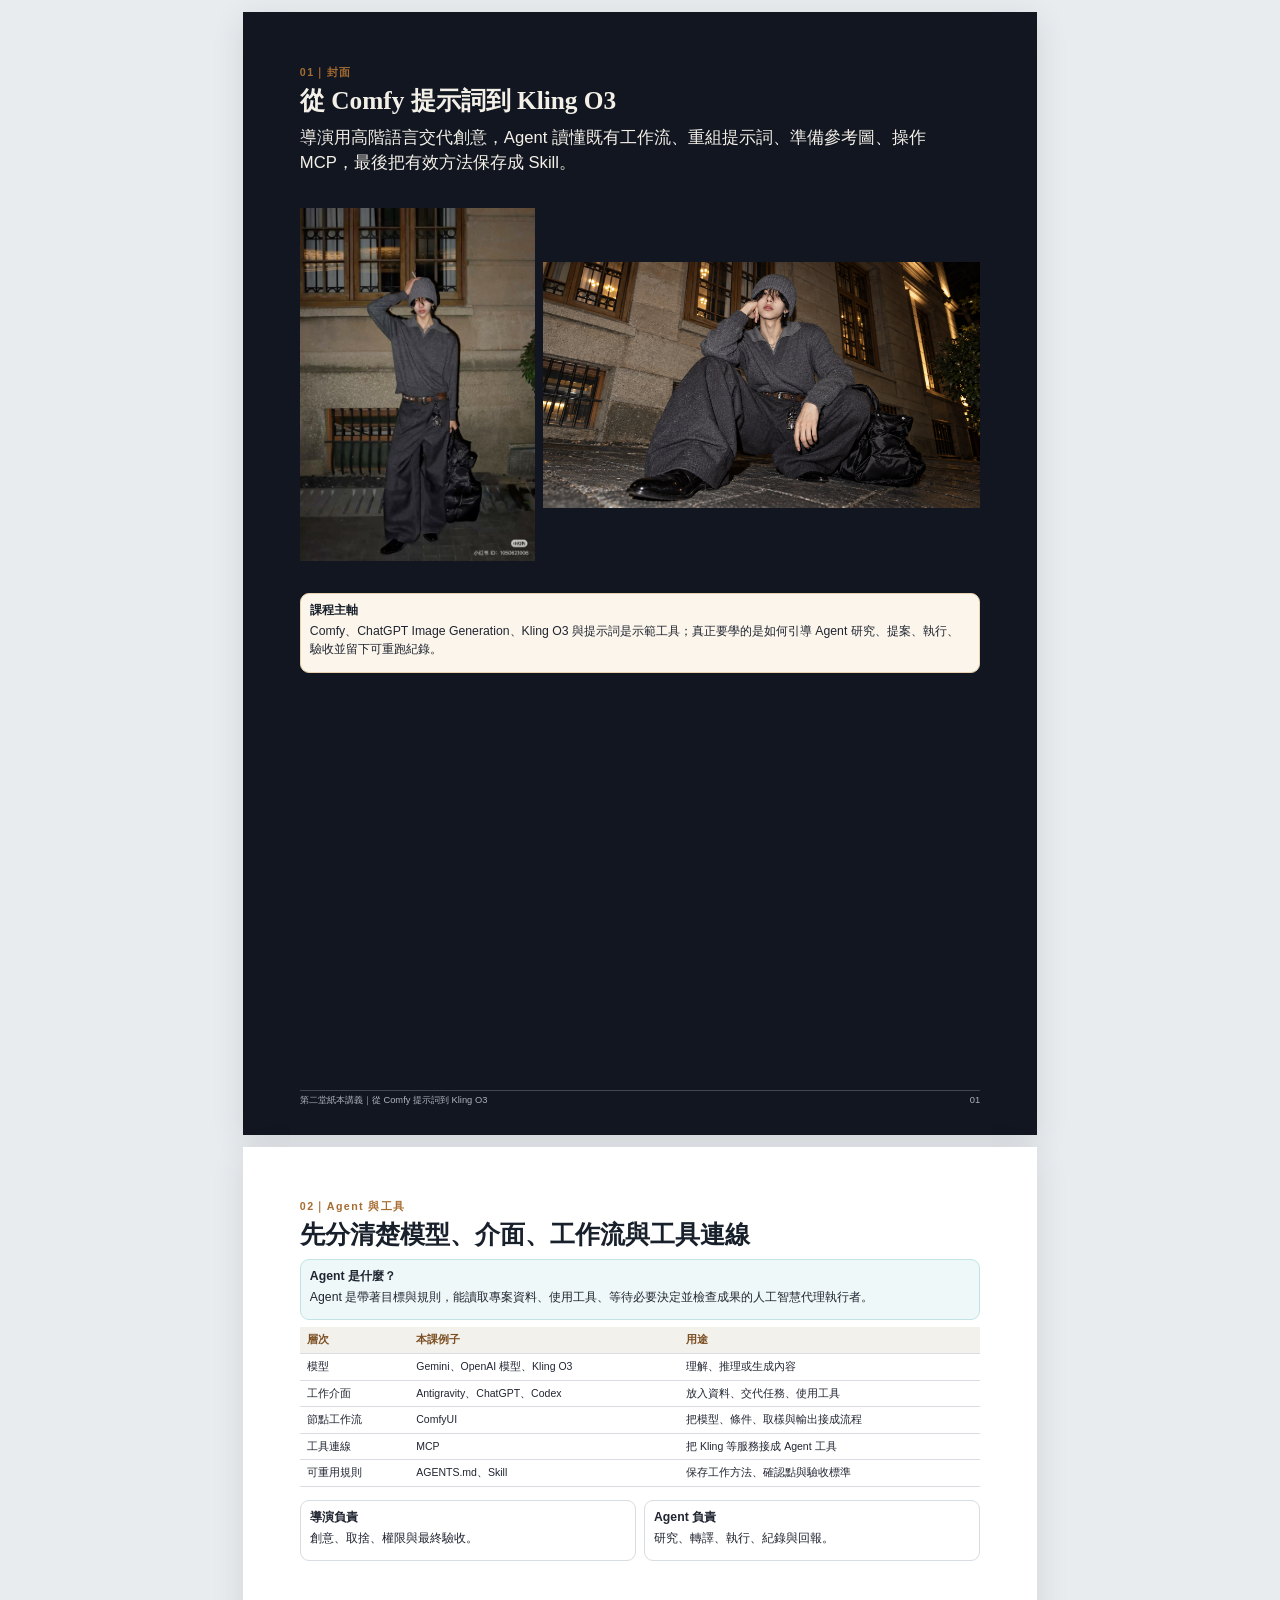
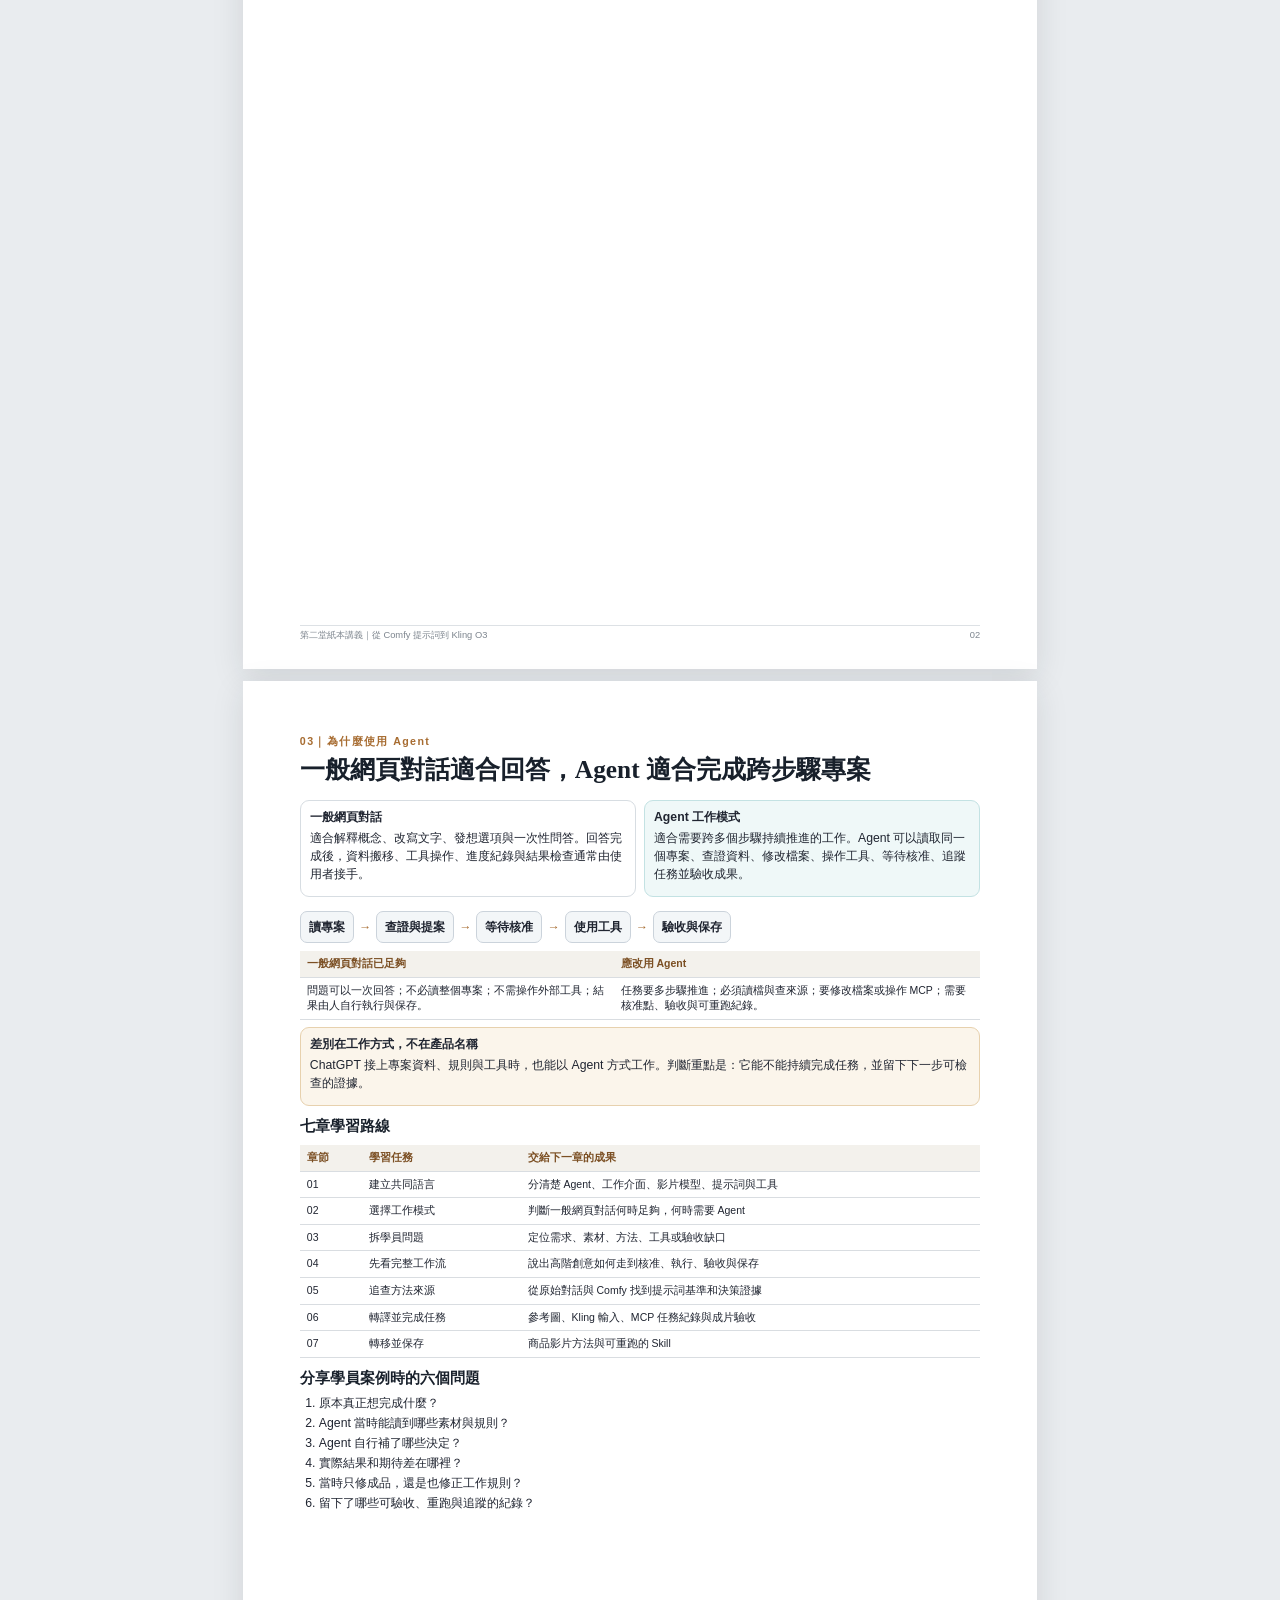
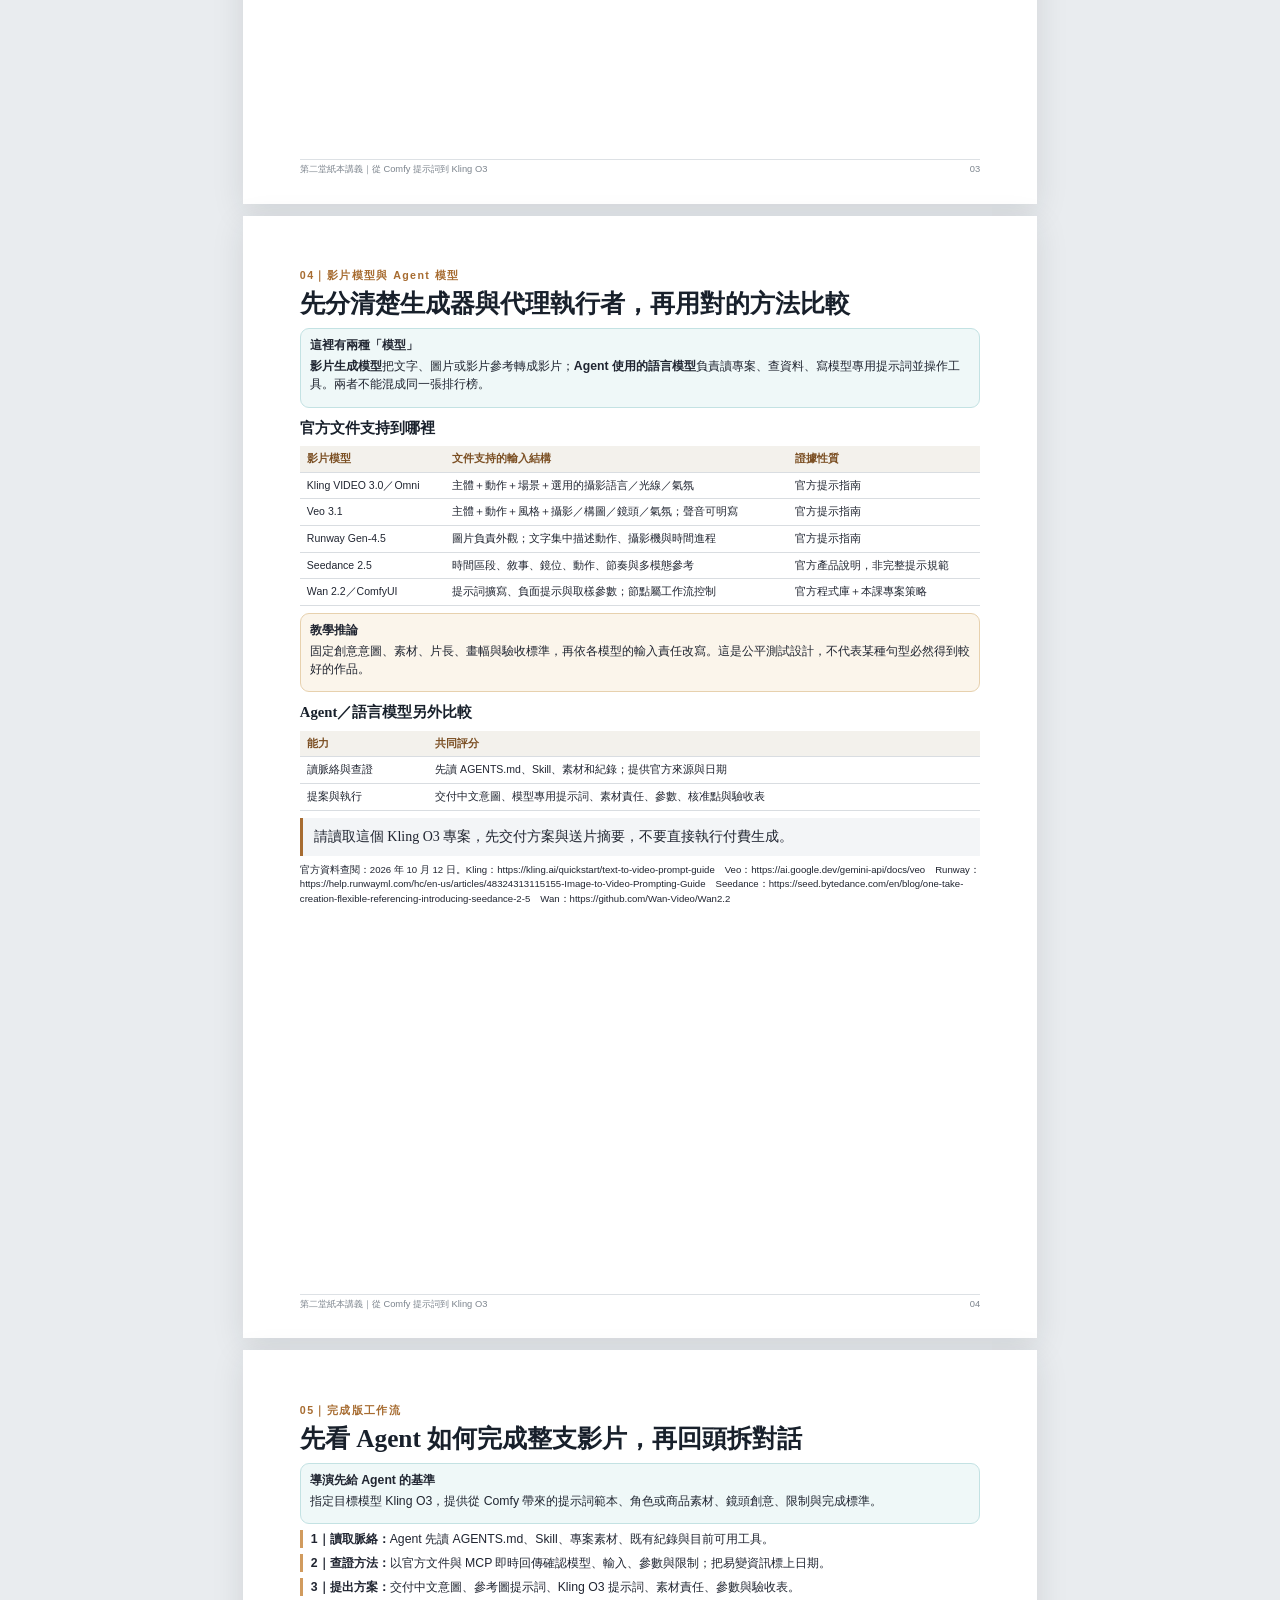
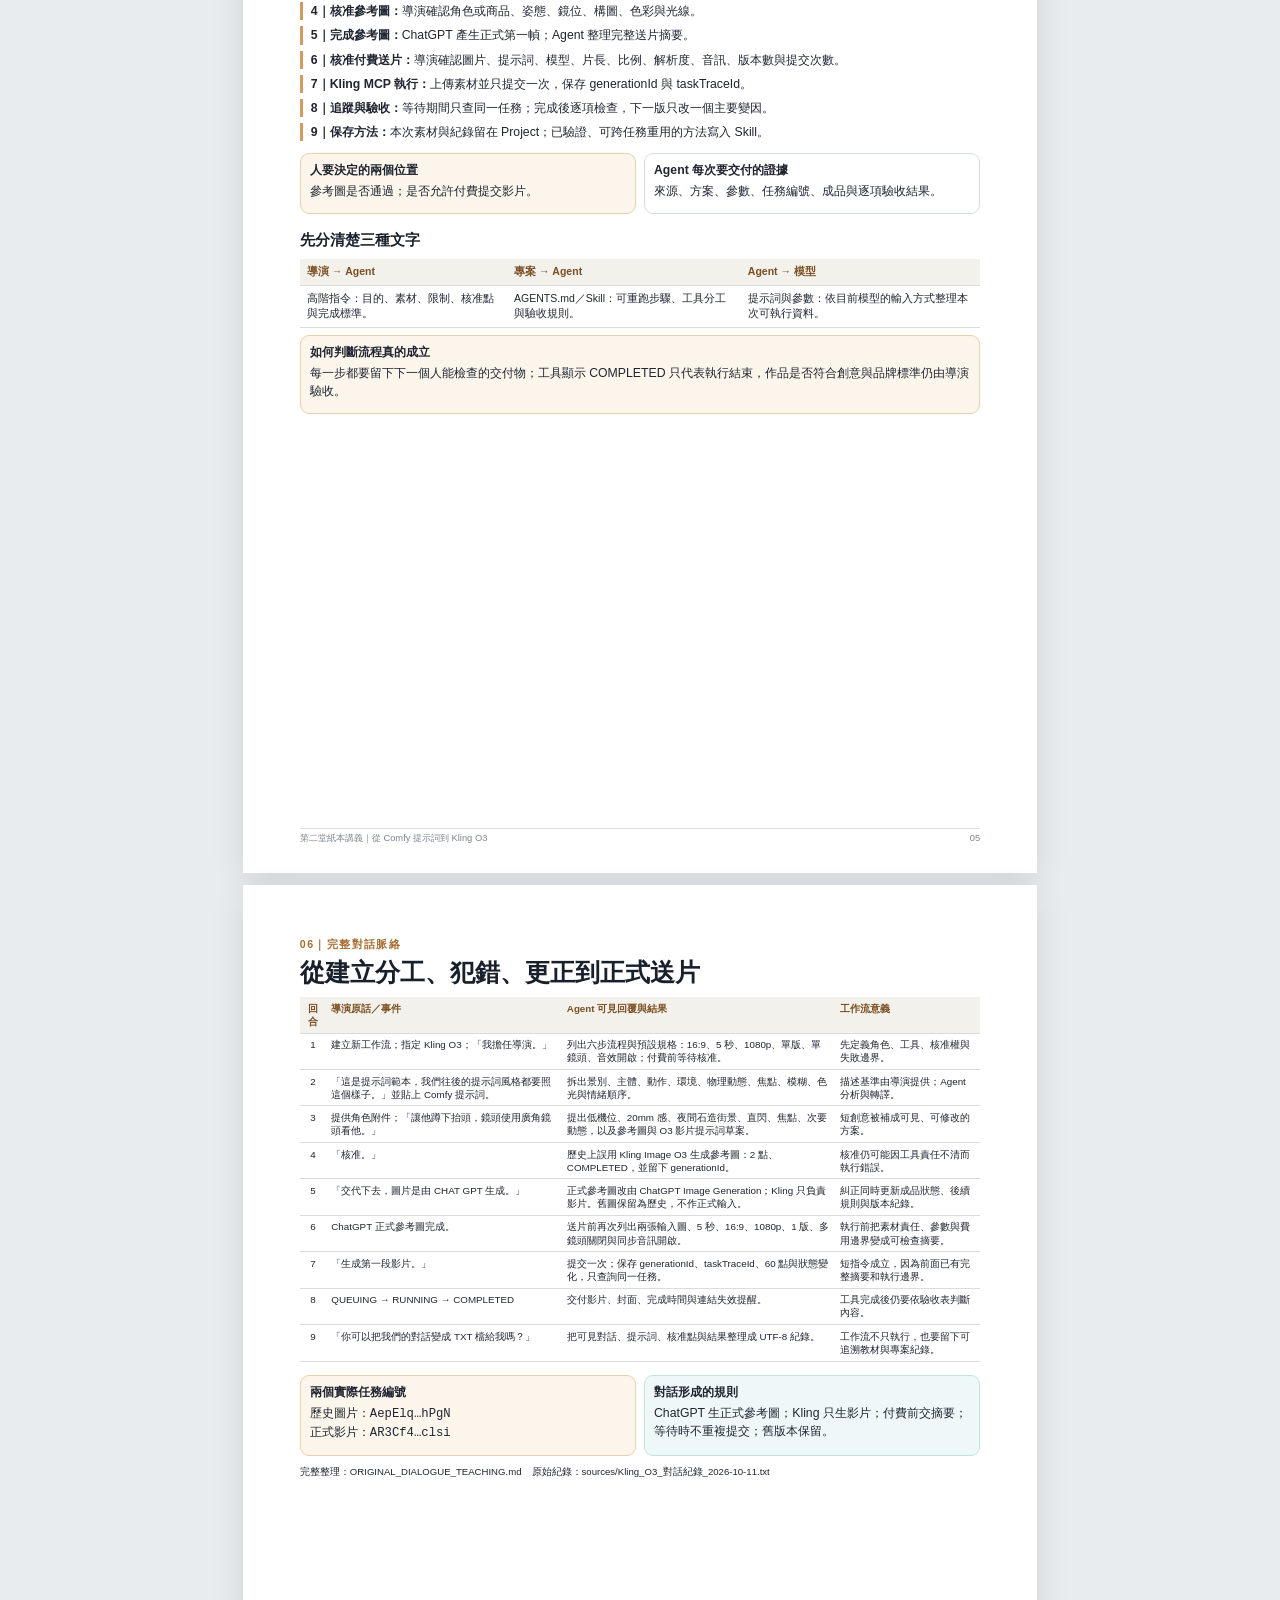
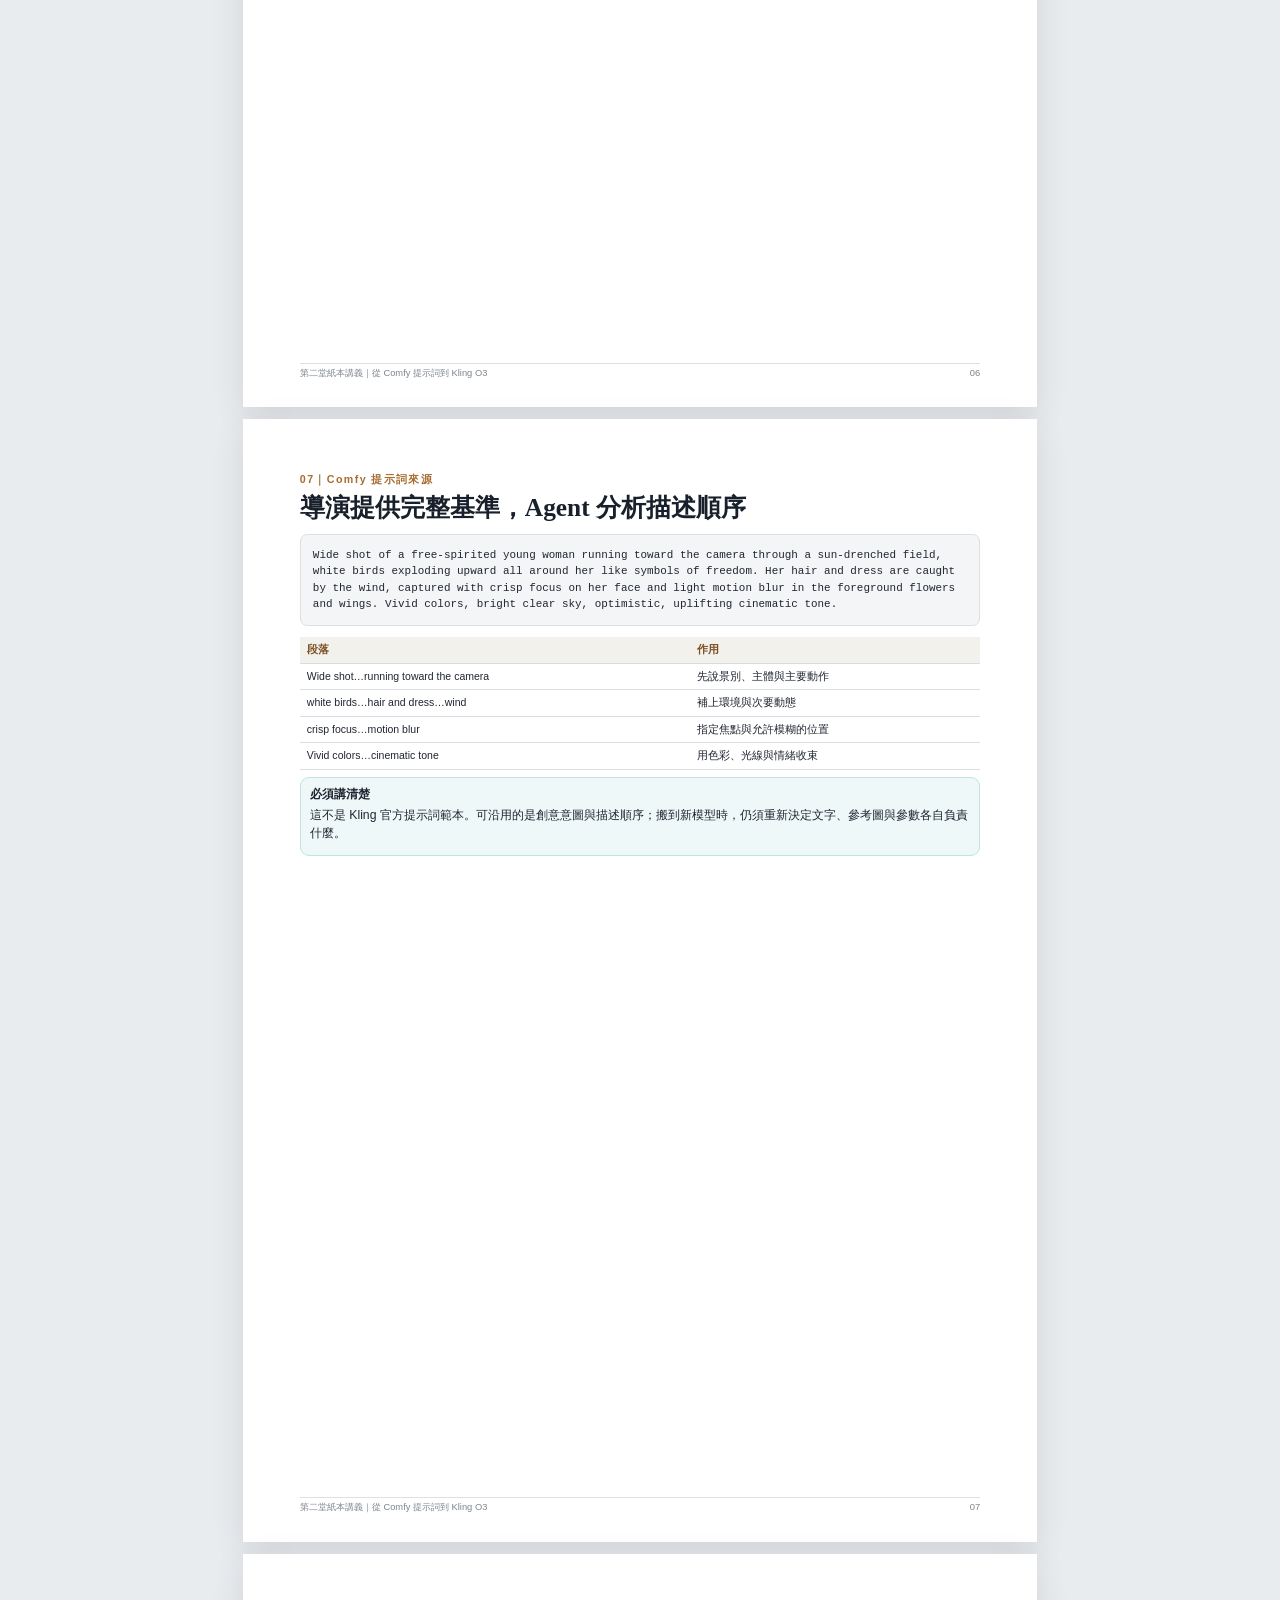
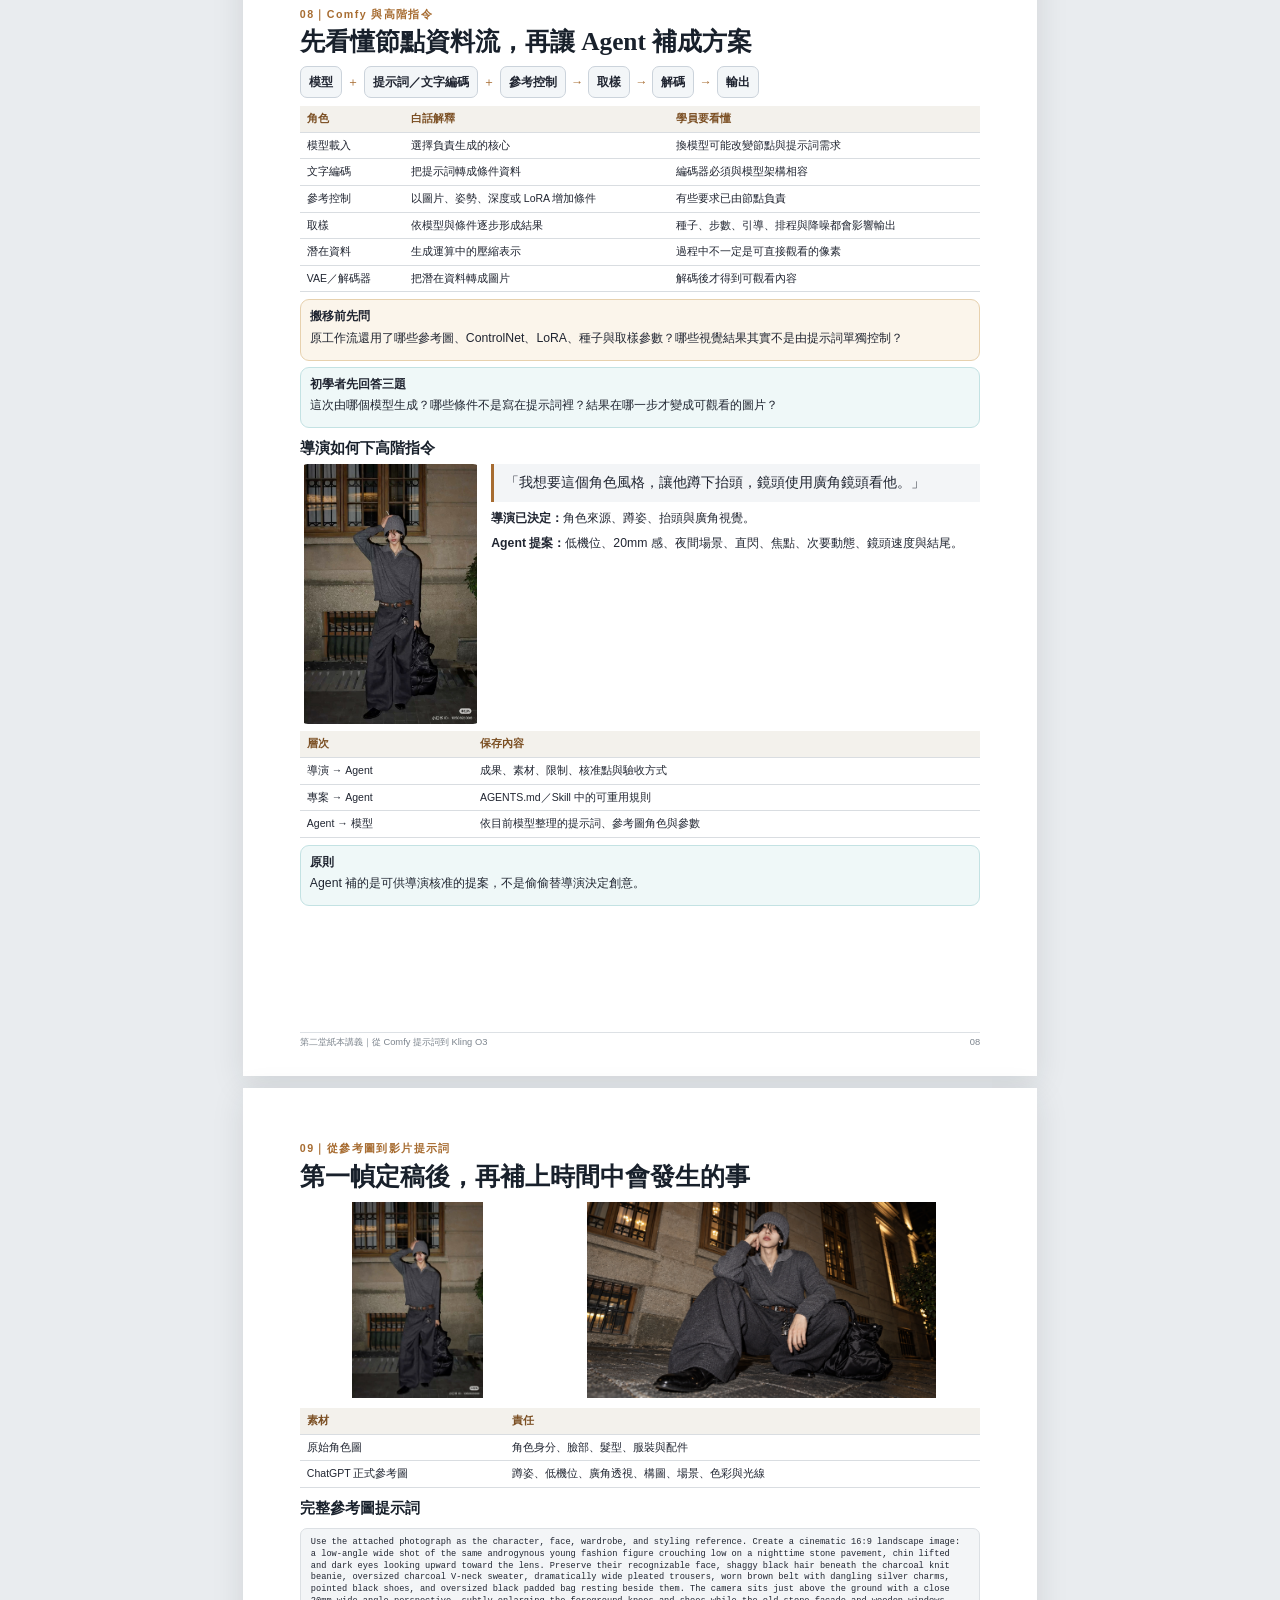
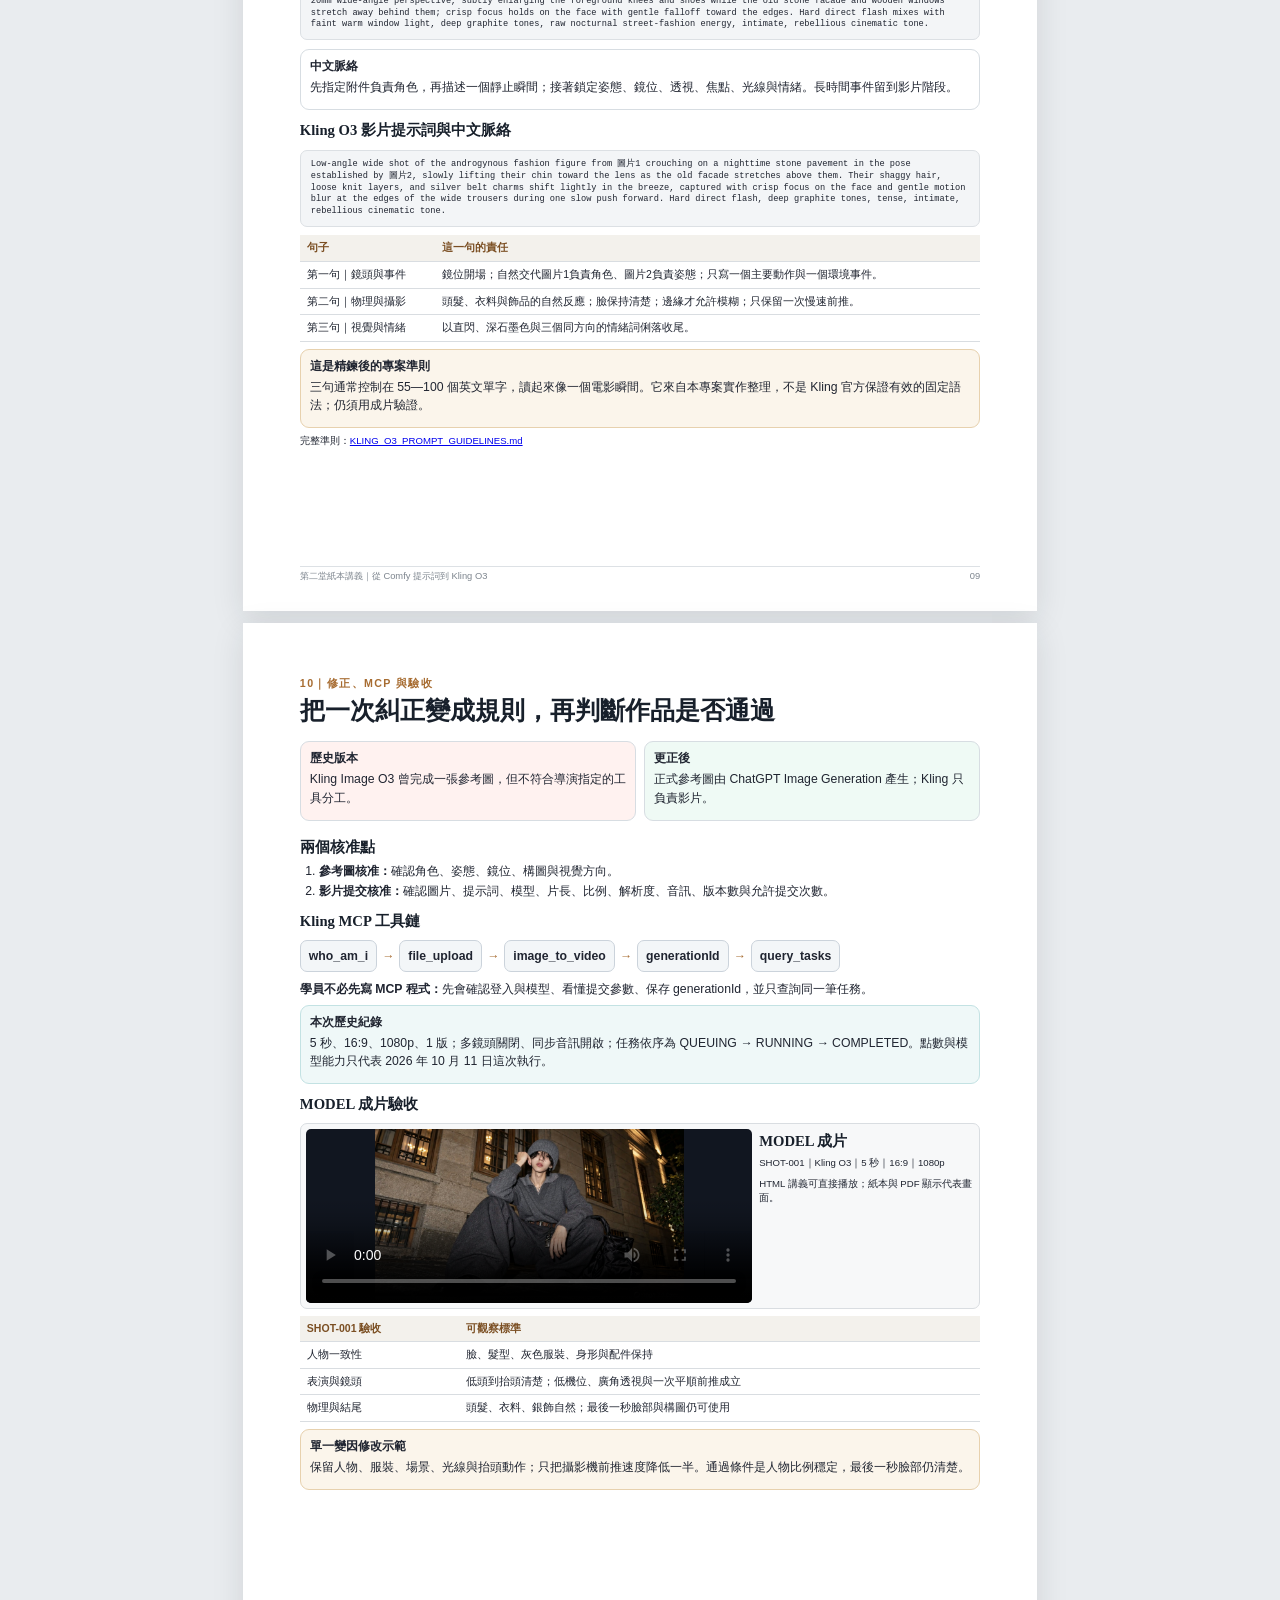
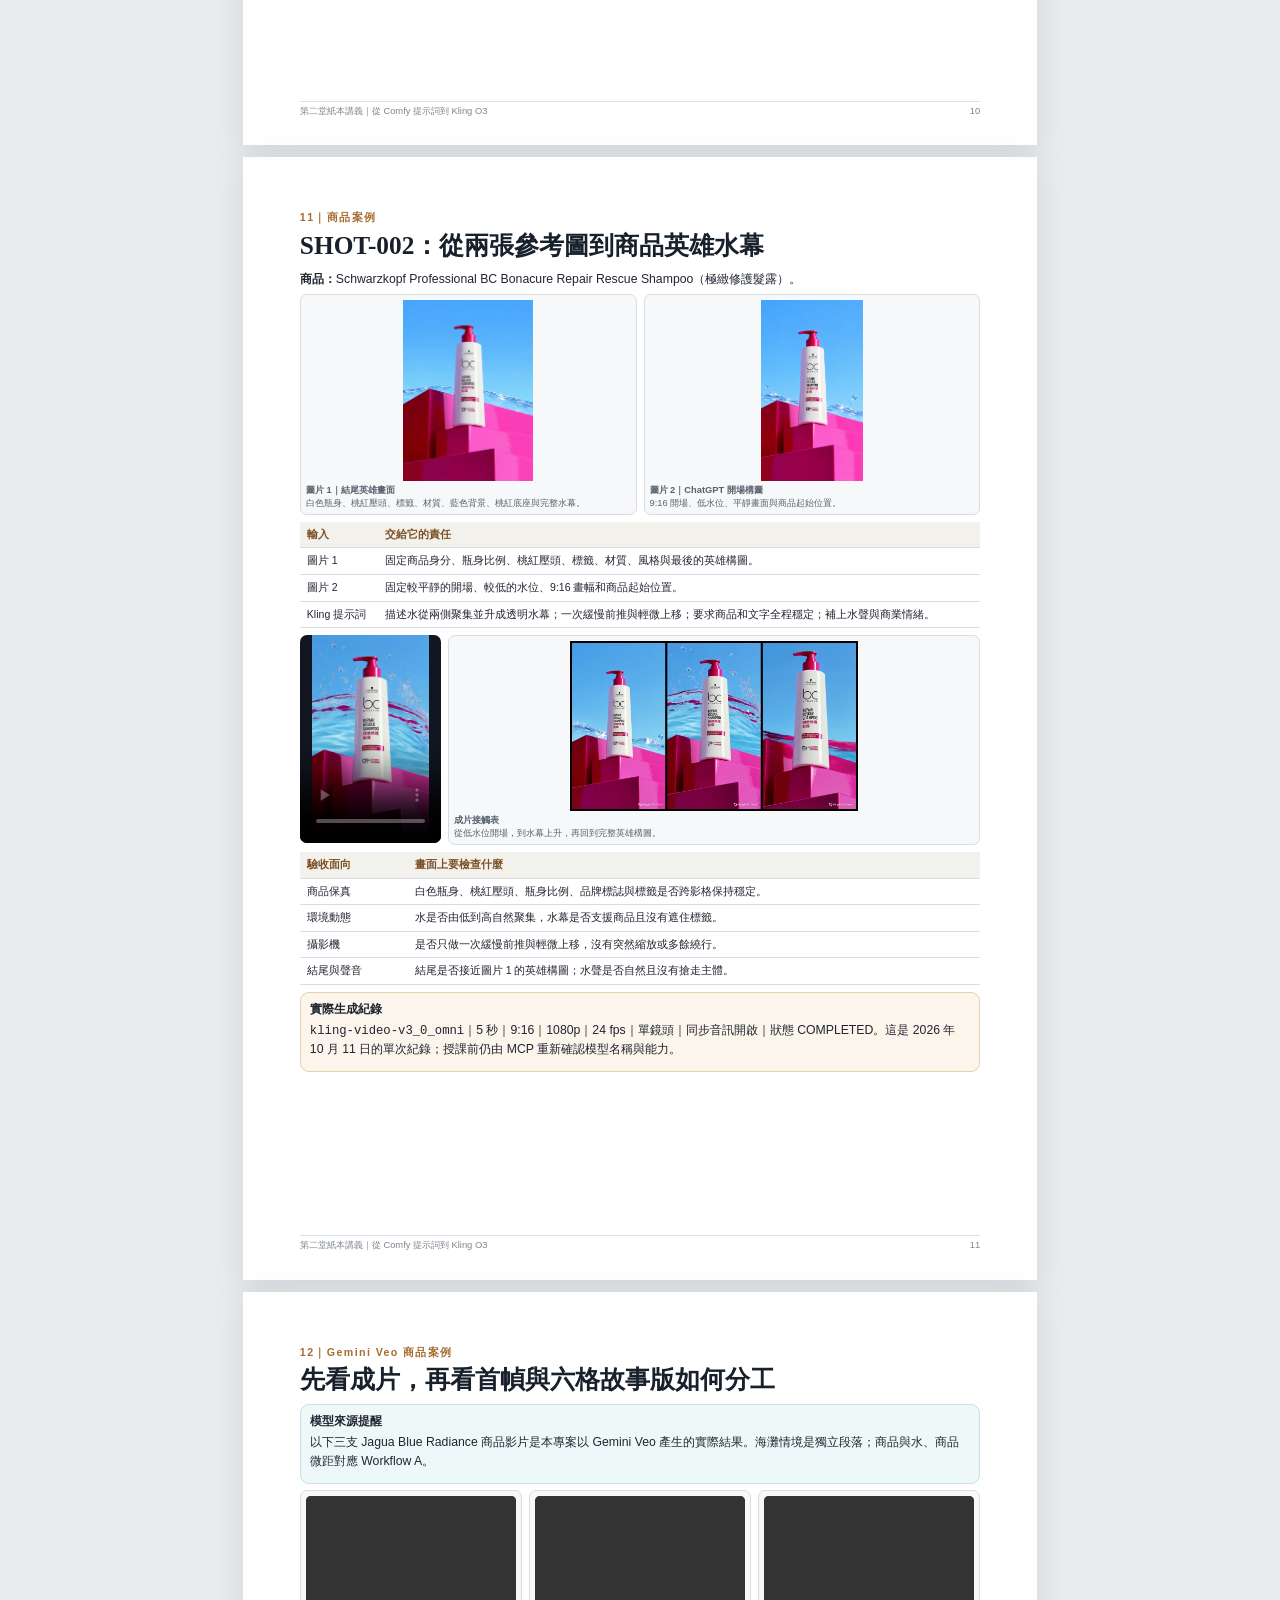
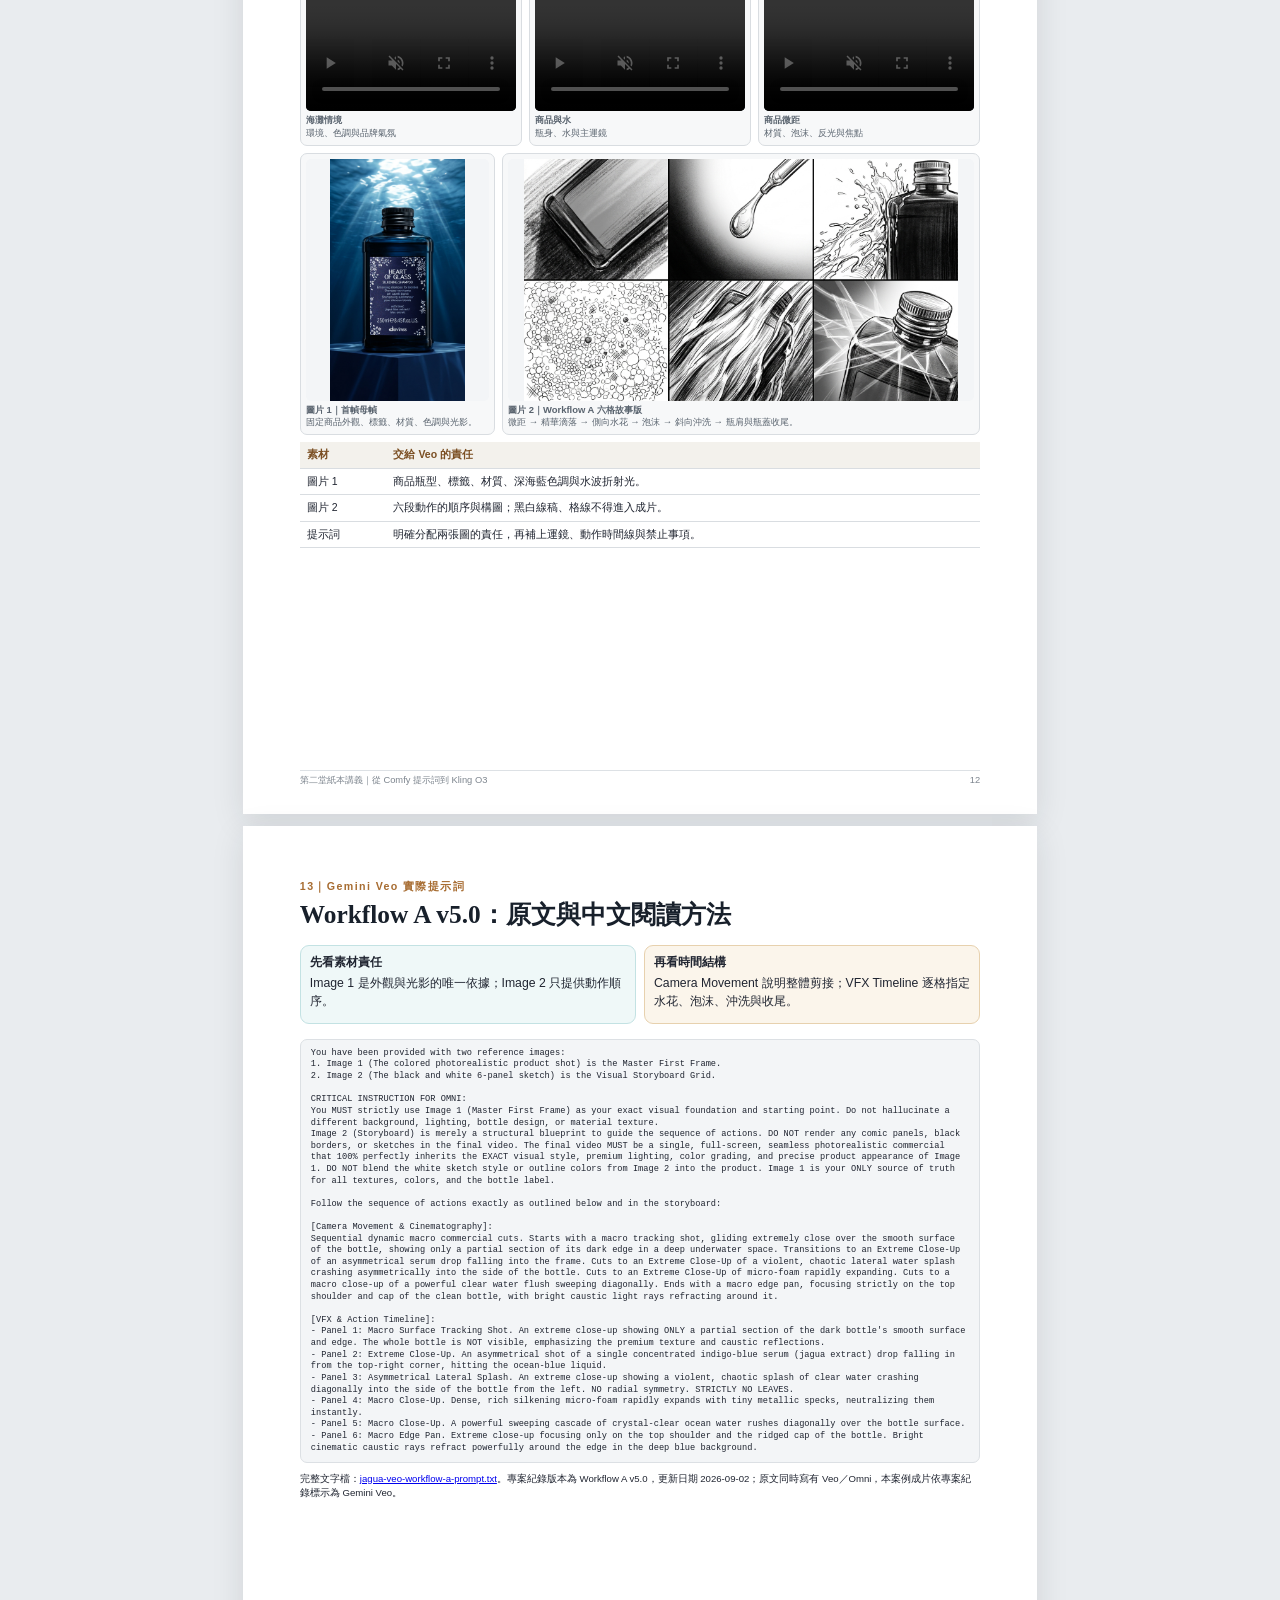
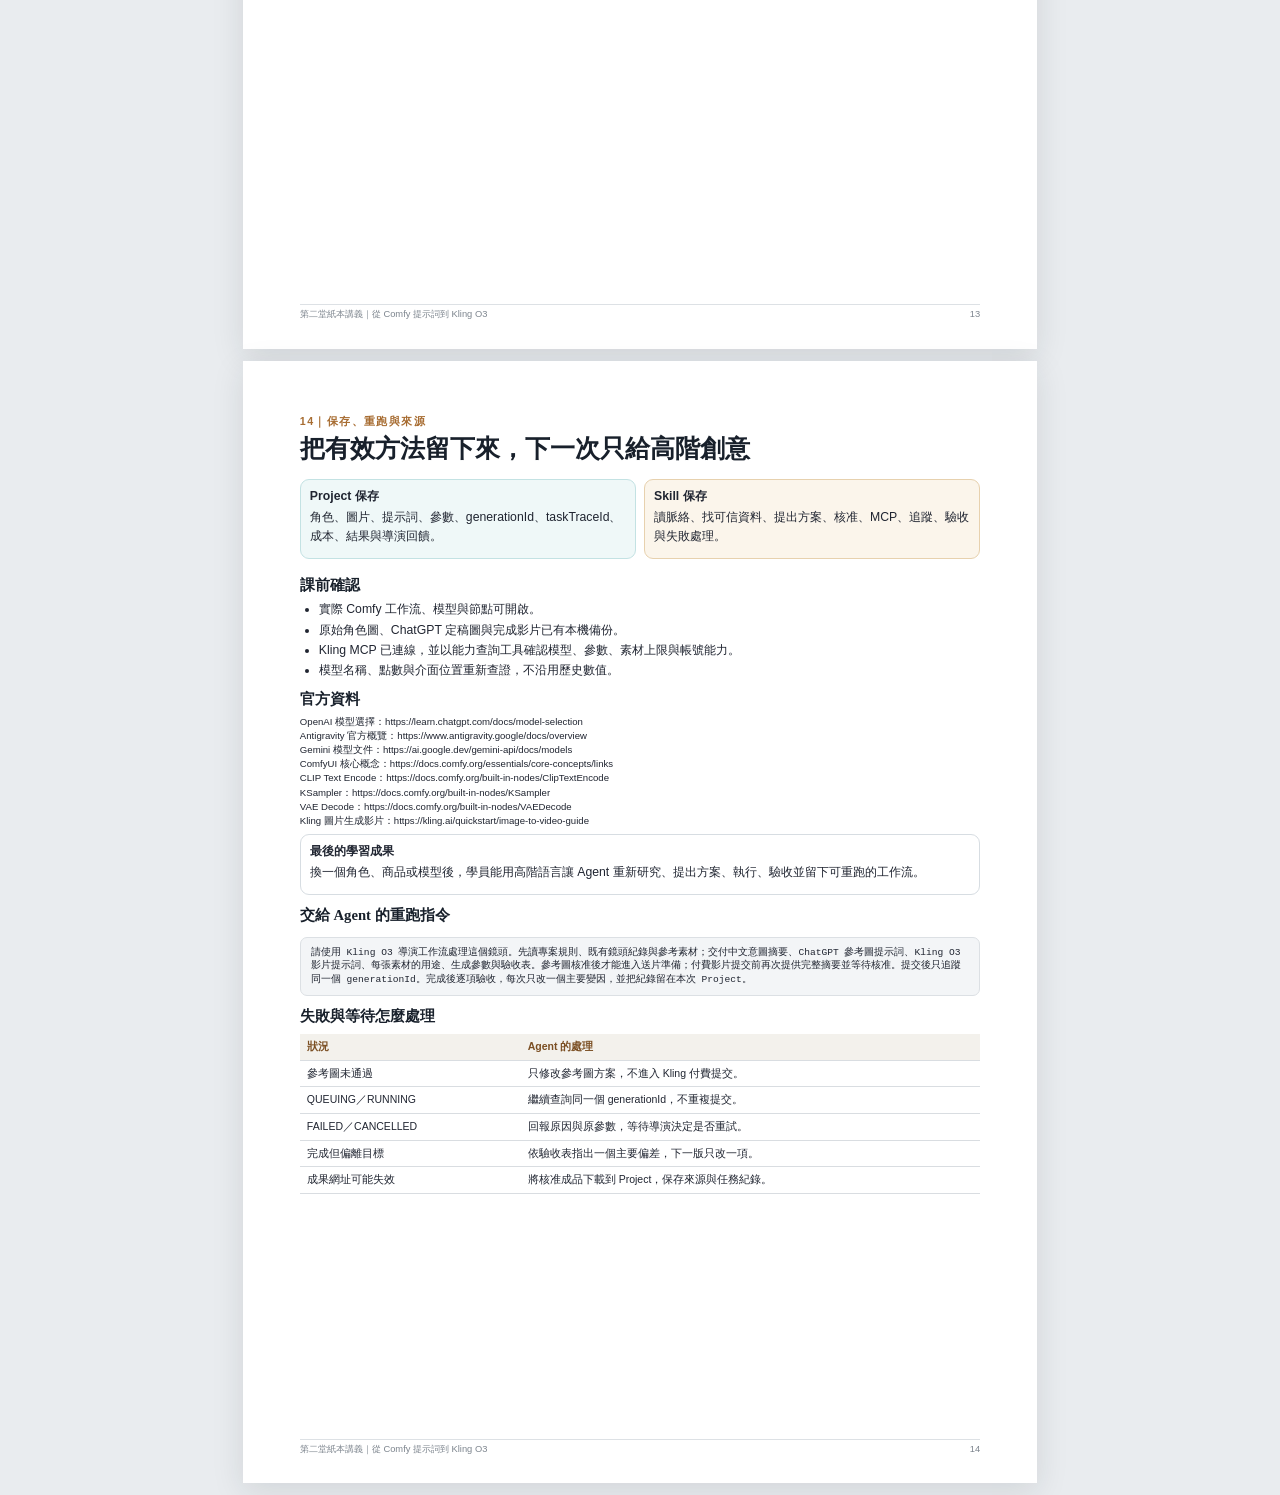
<file: lesson02/handout.html>
<!doctype html><html lang="zh-Hant"><head><meta charset="utf-8"><meta name="viewport" content="width=device-width, initial-scale=1"><title>第二堂紙本講義｜從 Comfy 提示詞到 Kling O3</title><style>
@page{size:A4;margin:14mm 15mm 17mm}*{box-sizing:border-box}body{margin:0;background:#e9ecef;color:#202531;font:9.2pt/1.48 "Noto Sans TC","Microsoft JhengHei",sans-serif}.page{position:relative;width:210mm;min-height:297mm;margin:12px auto;padding:14mm 15mm 18mm;background:#fff;page-break-after:always;box-shadow:0 8px 30px #1b23301d}.page:last-child{page-break-after:auto}.page.dark{background:#111620;color:#f4f0e8}.page.dark h2,.page.dark h3,.page.dark b{color:#f4f0e8}.page.dark .box{color:#202531}.page.dark .box b,.page.dark .box h3{color:#18202b}.eyebrow{color:#a76c31;letter-spacing:.13em;font-size:8pt;font-weight:700;margin-bottom:4px}h2,h3{font-family:"Noto Serif TC","Microsoft JhengHei",serif;color:#18202b}h2{font-size:19pt;line-height:1.22;margin:0 0 9px}h3{font-size:11pt;margin:10px 0 4px}.lead{font-size:12.5pt;line-height:1.55}p{margin:3px 0 6px}ul,ol{padding-left:19px;margin:4px 0}li{margin:2px 0}table{width:100%;border-collapse:collapse;margin:7px 0;font-size:7.9pt}th,td{padding:5px 7px;border-bottom:1px solid #d9dde1;text-align:left;vertical-align:top}th{background:#f3f1ec;color:#7b4f23}.box{border:1px solid #d7dde2;border-radius:9px;padding:7px 9px;margin:6px 0}.gold{background:#fbf5eb;border-color:#e7d1ae}.cyan{background:#eff8f8;border-color:#c3e2e3}.bad{background:#fff2f0}.good{background:#effaf5}.cols{display:grid;grid-template-columns:1fr 1fr;gap:8px}.hero-pair{display:grid;grid-template-columns:.7fr 1.3fr;gap:8px;margin:10px 0}.hero-pair img{width:100%;height:105mm;object-fit:contain;border-radius:9px}.small-images img{height:52mm}.visual-row{display:grid;grid-template-columns:48mm 1fr;gap:10px;align-items:start}.visual-row img{width:48mm;height:69mm;object-fit:contain;border-radius:8px}blockquote{margin:0 0 7px;padding:9px 11px;background:#f3f5f7;border-left:3px solid #a76c31;font:10.5pt/1.48 "Noto Serif TC","Microsoft JhengHei",serif}.steps p{border-left:3px solid #d19b5e;padding-left:8px;margin:6px 0}pre{white-space:pre-wrap;word-break:break-word;background:#f3f5f7;border:1px solid #dce0e4;border-radius:7px;padding:8px 10px;font:7.2pt/1.42 Consolas,"Microsoft JhengHei",monospace}.smallcode{font-size:6.5pt;line-height:1.35}.diagram{display:flex;flex-wrap:wrap;align-items:center;gap:5px;margin:8px 0}.diagram span{padding:6px 8px;border:1px solid #cbd3db;border-radius:7px;background:#f3f6f8;font-weight:700}.diagram i{color:#a76c31;font-style:normal}.source{font-size:7.2pt;overflow-wrap:anywhere}.footer{position:absolute;left:15mm;right:15mm;bottom:7mm;display:flex;justify-content:space-between;border-top:1px solid #dde1e5;padding-top:3px;color:#7d858e;font-size:7pt}.page.dark .footer{border-color:#404754;color:#adb3bd}@media print{body{background:#fff}.page{margin:0;box-shadow:none}}

.asset-trio{display:grid;grid-template-columns:.72fr 1.14fr 1.14fr;gap:7px}.asset-trio.asset-pair{grid-template-columns:1fr 1fr}.asset-trio figure,.poster-grid figure,.product-proof figure{margin:0;padding:5px;border:1px solid #d9dde1;border-radius:7px;background:#f7f8f9}.asset-trio img{width:100%;height:48mm;object-fit:contain;display:block}.asset-trio figure:first-child img,.asset-pair figure:first-child img{object-fit:contain}.asset-trio figcaption,.poster-grid figcaption,.product-proof figcaption{font-size:7pt;line-height:1.32;color:#59636e;padding-top:3px}.poster-grid{display:grid;grid-template-columns:repeat(5,1fr);gap:6px}.poster-grid img{width:100%;height:52mm;object-fit:contain;display:block;border-radius:4px}.product-proof{display:grid;grid-template-columns:.42fr 1.58fr;gap:7px;margin:7px 0}.product-proof video{display:block;width:100%;height:55mm;object-fit:contain;border-radius:7px;background:#111620}.product-proof img{display:block;width:100%;height:45mm;object-fit:contain;border-radius:4px}
.variable-grid{display:grid;grid-template-columns:1fr 1fr;gap:7px}.variable-grid.variable-grid-three{grid-template-columns:repeat(3,1fr)}.variable-grid figure{margin:0;padding:5px;border:1px solid #d9dde1;border-radius:7px;background:#f7f8f9}.variable-grid img{display:block;width:100%;height:47mm;object-fit:contain;border-radius:4px}.variable-grid-three img{height:39mm}.variable-grid figcaption{font-size:7pt;line-height:1.35;color:#59636e;padding-top:3px}
.camera-variable{display:grid;grid-template-columns:1.18fr .82fr;gap:7px;margin-top:7px;padding:5px;border:1px solid #d9dde1;border-radius:7px;background:#f7f8f9}.camera-variable img{display:block;width:100%;height:48mm;object-fit:contain;border-radius:4px}.camera-variable h3{margin-top:0}.camera-variable p{font-size:7pt;line-height:1.35;margin:2px 0}
.character-plate-stack{display:grid;gap:6px}.character-plate-stack figure{margin:0;padding:5px;border:1px solid #d9dde1;border-radius:7px;background:#f7f8f9}.character-plate-stack img{display:block;width:100%;height:58mm;object-fit:contain;border-radius:4px}.character-plate-stack figcaption{font-size:7.2pt;line-height:1.38;color:#59636e;padding-top:3px}.character-plate-stack-two img{height:65mm}
.dialogue-ledger{font-size:7.35pt}.dialogue-ledger th,.dialogue-ledger td{padding:4.6px 5px;line-height:1.34}.dialogue-ledger th:first-child,.dialogue-ledger td:first-child{width:7mm;text-align:center}.dialogue-prompt{font-size:8.2pt;line-height:1.52;padding:12px}
.model-handout-proof{display:grid;grid-template-columns:1.35fr .65fr;gap:7px;margin:7px 0;padding:5px;border:1px solid #d9dde1;border-radius:7px;background:#f7f8f9}.model-handout-proof video{display:block;width:100%;height:46mm;object-fit:contain;border-radius:5px;background:#111620}.model-handout-proof h3{margin-top:2px}.model-handout-proof p{font-size:7.2pt}
.veo-video-row{display:grid;grid-template-columns:repeat(3,1fr);gap:7px}.veo-video-row figure,.veo-input-pair figure{margin:0;padding:5px;border:1px solid #d9dde1;border-radius:7px;background:#f7f8f9}.veo-video-row video{display:block;width:100%;height:57mm;object-fit:cover;border-radius:5px;background:#111620}.veo-video-row figcaption,.veo-input-pair figcaption{font-size:7.1pt;line-height:1.35;color:#59636e;padding-top:3px}.veo-input-pair{display:grid;grid-template-columns:.58fr 1.42fr;gap:7px;margin-top:7px}.veo-input-pair img{display:block;width:100%;height:64mm;object-fit:contain;border-radius:5px;background:#f3f5f7}.veo-full-prompt{font-size:6.5pt;line-height:1.34;max-height:none}
</style></head><body><section class="page dark"><div class="eyebrow">01｜封面</div><h2>從 Comfy 提示詞到 Kling O3</h2>
<p class="lead">導演用高階語言交代創意，Agent 讀懂既有工作流、重組提示詞、準備參考圖、操作 MCP，最後把有效方法保存成 Skill。</p>
<div class="hero-pair"><img src="assets/o3-character-source.jpg" alt="原始角色圖"><img src="assets/o3-shot-001-reference.png" alt="ChatGPT 低機位廣角參考圖"></div>
<div class="box gold"><b>課程主軸</b><p>Comfy、ChatGPT Image Generation、Kling O3 與提示詞是示範工具；真正要學的是如何引導 Agent 研究、提案、執行、驗收並留下可重跑紀錄。</p></div>
<div class="footer"><span>第二堂紙本講義｜從 Comfy 提示詞到 Kling O3</span><span>01</span></div></section><section class="page"><div class="eyebrow">02｜Agent 與工具</div><h2>先分清楚模型、介面、工作流與工具連線</h2>
<div class="box cyan"><b>Agent 是什麼？</b><p>Agent 是帶著目標與規則，能讀取專案資料、使用工具、等待必要決定並檢查成果的人工智慧代理執行者。</p></div>
<table><tr><th>層次</th><th>本課例子</th><th>用途</th></tr><tr><td>模型</td><td>Gemini、OpenAI 模型、Kling O3</td><td>理解、推理或生成內容</td></tr><tr><td>工作介面</td><td>Antigravity、ChatGPT、Codex</td><td>放入資料、交代任務、使用工具</td></tr><tr><td>節點工作流</td><td>ComfyUI</td><td>把模型、條件、取樣與輸出接成流程</td></tr><tr><td>工具連線</td><td>MCP</td><td>把 Kling 等服務接成 Agent 工具</td></tr><tr><td>可重用規則</td><td>AGENTS.md、Skill</td><td>保存工作方法、確認點與驗收標準</td></tr></table>
<div class="cols"><div class="box"><b>導演負責</b><p>創意、取捨、權限與最終驗收。</p></div><div class="box"><b>Agent 負責</b><p>研究、轉譯、執行、紀錄與回報。</p></div></div>
<div class="footer"><span>第二堂紙本講義｜從 Comfy 提示詞到 Kling O3</span><span>02</span></div></section><section class="page"><div class="eyebrow">03｜為什麼使用 Agent</div><h2>一般網頁對話適合回答，Agent 適合完成跨步驟專案</h2>
<div class="cols"><div class="box"><b>一般網頁對話</b><p>適合解釋概念、改寫文字、發想選項與一次性問答。回答完成後，資料搬移、工具操作、進度紀錄與結果檢查通常由使用者接手。</p></div><div class="box cyan"><b>Agent 工作模式</b><p>適合需要跨多個步驟持續推進的工作。Agent 可以讀取同一個專案、查證資料、修改檔案、操作工具、等待核准、追蹤任務並驗收成果。</p></div></div>
<div class="diagram"><span>讀專案</span><i>→</i><span>查證與提案</span><i>→</i><span>等待核准</span><i>→</i><span>使用工具</span><i>→</i><span>驗收與保存</span></div>
<table><tr><th>一般網頁對話已足夠</th><th>應改用 Agent</th></tr><tr><td>問題可以一次回答；不必讀整個專案；不需操作外部工具；結果由人自行執行與保存。</td><td>任務要多步驟推進；必須讀檔與查來源；要修改檔案或操作 MCP；需要核准點、驗收與可重跑紀錄。</td></tr></table>
<div class="box gold"><b>差別在工作方式，不在產品名稱</b><p>ChatGPT 接上專案資料、規則與工具時，也能以 Agent 方式工作。判斷重點是：它能不能持續完成任務，並留下下一步可檢查的證據。</p></div>
<h3>七章學習路線</h3>
<table><tr><th>章節</th><th>學習任務</th><th>交給下一章的成果</th></tr><tr><td>01</td><td>建立共同語言</td><td>分清楚 Agent、工作介面、影片模型、提示詞與工具</td></tr><tr><td>02</td><td>選擇工作模式</td><td>判斷一般網頁對話何時足夠，何時需要 Agent</td></tr><tr><td>03</td><td>拆學員問題</td><td>定位需求、素材、方法、工具或驗收缺口</td></tr><tr><td>04</td><td>先看完整工作流</td><td>說出高階創意如何走到核准、執行、驗收與保存</td></tr><tr><td>05</td><td>追查方法來源</td><td>從原始對話與 Comfy 找到提示詞基準和決策證據</td></tr><tr><td>06</td><td>轉譯並完成任務</td><td>參考圖、Kling 輸入、MCP 任務紀錄與成片驗收</td></tr><tr><td>07</td><td>轉移並保存</td><td>商品影片方法與可重跑的 Skill</td></tr></table>
<h3>分享學員案例時的六個問題</h3><ol><li>原本真正想完成什麼？</li><li>Agent 當時能讀到哪些素材與規則？</li><li>Agent 自行補了哪些決定？</li><li>實際結果和期待差在哪裡？</li><li>當時只修成品，還是也修正工作規則？</li><li>留下了哪些可驗收、重跑與追蹤的紀錄？</li></ol>
<div class="footer"><span>第二堂紙本講義｜從 Comfy 提示詞到 Kling O3</span><span>03</span></div></section><section class="page"><div class="eyebrow">04｜影片模型與 Agent 模型</div><h2>先分清楚生成器與代理執行者，再用對的方法比較</h2>
<div class="box cyan"><b>這裡有兩種「模型」</b><p><b>影片生成模型</b>把文字、圖片或影片參考轉成影片；<b>Agent 使用的語言模型</b>負責讀專案、查資料、寫模型專用提示詞並操作工具。兩者不能混成同一張排行榜。</p></div>
<h3>官方文件支持到哪裡</h3>
<table class="model-style-table"><tr><th>影片模型</th><th>文件支持的輸入結構</th><th>證據性質</th></tr><tr><td>Kling VIDEO 3.0／Omni</td><td>主體＋動作＋場景＋選用的攝影語言／光線／氣氛</td><td>官方提示指南</td></tr><tr><td>Veo 3.1</td><td>主體＋動作＋風格＋攝影／構圖／鏡頭／氣氛；聲音可明寫</td><td>官方提示指南</td></tr><tr><td>Runway Gen-4.5</td><td>圖片負責外觀；文字集中描述動作、攝影機與時間進程</td><td>官方提示指南</td></tr><tr><td>Seedance 2.5</td><td>時間區段、敘事、鏡位、動作、節奏與多模態參考</td><td>官方產品說明，非完整提示規範</td></tr><tr><td>Wan 2.2／ComfyUI</td><td>提示詞擴寫、負面提示與取樣參數；節點屬工作流控制</td><td>官方程式庫＋本課專案策略</td></tr></table>
<div class="box gold"><b>教學推論</b><p>固定創意意圖、素材、片長、畫幅與驗收標準，再依各模型的輸入責任改寫。這是公平測試設計，不代表某種句型必然得到較好的作品。</p></div>
<h3>Agent／語言模型另外比較</h3>
<table><tr><th>能力</th><th>共同評分</th></tr><tr><td>讀脈絡與查證</td><td>先讀 AGENTS.md、Skill、素材和紀錄；提供官方來源與日期</td></tr><tr><td>提案與執行</td><td>交付中文意圖、模型專用提示詞、素材責任、參數、核准點與驗收表</td></tr></table>
<blockquote>請讀取這個 Kling O3 專案，先交付方案與送片摘要，不要直接執行付費生成。</blockquote>
<p class="source">官方資料查閱：2026 年 10 月 12 日。Kling：https://kling.ai/quickstart/text-to-video-prompt-guide　Veo：https://ai.google.dev/gemini-api/docs/veo　Runway：https://help.runwayml.com/hc/en-us/articles/48324313115155-Image-to-Video-Prompting-Guide　Seedance：https://seed.bytedance.com/en/blog/one-take-creation-flexible-referencing-introducing-seedance-2-5　Wan：https://github.com/Wan-Video/Wan2.2</p>
<div class="footer"><span>第二堂紙本講義｜從 Comfy 提示詞到 Kling O3</span><span>04</span></div></section><section class="page"><div class="eyebrow">05｜完成版工作流</div><h2>先看 Agent 如何完成整支影片，再回頭拆對話</h2>
<div class="box cyan"><b>導演先給 Agent 的基準</b><p>指定目標模型 Kling O3，提供從 Comfy 帶來的提示詞範本、角色或商品素材、鏡頭創意、限制與完成標準。</p></div>
<div class="steps">
  <p><b>1｜讀取脈絡：</b>Agent 先讀 AGENTS.md、Skill、專案素材、既有紀錄與目前可用工具。</p>
  <p><b>2｜查證方法：</b>以官方文件與 MCP 即時回傳確認模型、輸入、參數與限制；把易變資訊標上日期。</p>
  <p><b>3｜提出方案：</b>交付中文意圖、參考圖提示詞、Kling O3 提示詞、素材責任、參數與驗收表。</p>
  <p><b>4｜核准參考圖：</b>導演確認角色或商品、姿態、鏡位、構圖、色彩與光線。</p>
  <p><b>5｜完成參考圖：</b>ChatGPT 產生正式第一幀；Agent 整理完整送片摘要。</p>
  <p><b>6｜核准付費送片：</b>導演確認圖片、提示詞、模型、片長、比例、解析度、音訊、版本數與提交次數。</p>
  <p><b>7｜Kling MCP 執行：</b>上傳素材並只提交一次，保存 generationId 與 taskTraceId。</p>
  <p><b>8｜追蹤與驗收：</b>等待期間只查同一任務；完成後逐項檢查，下一版只改一個主要變因。</p>
  <p><b>9｜保存方法：</b>本次素材與紀錄留在 Project；已驗證、可跨任務重用的方法寫入 Skill。</p>
</div>
<div class="cols"><div class="box gold"><b>人要決定的兩個位置</b><p>參考圖是否通過；是否允許付費提交影片。</p></div><div class="box"><b>Agent 每次要交付的證據</b><p>來源、方案、參數、任務編號、成品與逐項驗收結果。</p></div></div>
<h3>先分清楚三種文字</h3><table><tr><th>導演 → Agent</th><th>專案 → Agent</th><th>Agent → 模型</th></tr><tr><td>高階指令：目的、素材、限制、核准點與完成標準。</td><td>AGENTS.md／Skill：可重跑步驟、工具分工與驗收規則。</td><td>提示詞與參數：依目前模型的輸入方式整理本次可執行資料。</td></tr></table>
<div class="box gold"><b>如何判斷流程真的成立</b><p>每一步都要留下下一個人能檢查的交付物；工具顯示 COMPLETED 只代表執行結束，作品是否符合創意與品牌標準仍由導演驗收。</p></div>
<div class="footer"><span>第二堂紙本講義｜從 Comfy 提示詞到 Kling O3</span><span>05</span></div></section><section class="page"><div class="eyebrow">06｜完整對話脈絡</div><h2>從建立分工、犯錯、更正到正式送片</h2>
<table class="dialogue-ledger"><tr><th>回合</th><th>導演原話／事件</th><th>Agent 可見回覆與結果</th><th>工作流意義</th></tr><tr><td>1</td><td>建立新工作流；指定 Kling O3；「我擔任導演。」</td><td>列出六步流程與預設規格：16:9、5 秒、1080p、單版、單鏡頭、音效開啟；付費前等待核准。</td><td>先定義角色、工具、核准權與失敗邊界。</td></tr><tr><td>2</td><td>「這是提示詞範本，我們往後的提示詞風格都要照這個樣子。」並貼上 Comfy 提示詞。</td><td>拆出景別、主體、動作、環境、物理動態、焦點、模糊、色光與情緒順序。</td><td>描述基準由導演提供；Agent 分析與轉譯。</td></tr><tr><td>3</td><td>提供角色附件；「讓他蹲下抬頭，鏡頭使用廣角鏡頭看他。」</td><td>提出低機位、20mm 感、夜間石造街景、直閃、焦點、次要動態，以及參考圖與 O3 影片提示詞草案。</td><td>短創意被補成可見、可修改的方案。</td></tr><tr><td>4</td><td>「核准。」</td><td>歷史上誤用 Kling Image O3 生成參考圖：2 點、COMPLETED，並留下 generationId。</td><td>核准仍可能因工具責任不清而執行錯誤。</td></tr><tr><td>5</td><td>「交代下去，圖片是由 CHAT GPT 生成。」</td><td>正式參考圖改由 ChatGPT Image Generation；Kling 只負責影片。舊圖保留為歷史，不作正式輸入。</td><td>糾正同時更新成品狀態、後續規則與版本紀錄。</td></tr><tr><td>6</td><td>ChatGPT 正式參考圖完成。</td><td>送片前再次列出兩張輸入圖、5 秒、16:9、1080p、1 版、多鏡頭關閉與同步音訊開啟。</td><td>執行前把素材責任、參數與費用邊界變成可檢查摘要。</td></tr><tr><td>7</td><td>「生成第一段影片。」</td><td>提交一次；保存 generationId、taskTraceId、60 點與狀態變化，只查詢同一任務。</td><td>短指令成立，因為前面已有完整摘要和執行邊界。</td></tr><tr><td>8</td><td>QUEUING → RUNNING → COMPLETED</td><td>交付影片、封面、完成時間與連結失效提醒。</td><td>工具完成後仍要依驗收表判斷內容。</td></tr><tr><td>9</td><td>「你可以把我們的對話變成 TXT 檔給我嗎？」</td><td>把可見對話、提示詞、核准點與結果整理成 UTF-8 紀錄。</td><td>工作流不只執行，也要留下可追溯教材與專案紀錄。</td></tr></table>
<div class="cols"><div class="box gold"><b>兩個實際任務編號</b><p>歷史圖片：<code>AepElq…hPgN</code><br>正式影片：<code>AR3Cf4…clsi</code></p></div><div class="box cyan"><b>對話形成的規則</b><p>ChatGPT 生正式參考圖；Kling 只生影片；付費前交摘要；等待時不重複提交；舊版本保留。</p></div></div>
<p class="source">完整整理：ORIGINAL_DIALOGUE_TEACHING.md　原始紀錄：sources/Kling_O3_對話紀錄_2026-10-11.txt</p>
<div class="footer"><span>第二堂紙本講義｜從 Comfy 提示詞到 Kling O3</span><span>06</span></div></section><section class="page"><div class="eyebrow">07｜Comfy 提示詞來源</div><h2>導演提供完整基準，Agent 分析描述順序</h2>
<pre class="dialogue-prompt">Wide shot of a free-spirited young woman running toward the camera through a sun-drenched field, white birds exploding upward all around her like symbols of freedom. Her hair and dress are caught by the wind, captured with crisp focus on her face and light motion blur in the foreground flowers and wings. Vivid colors, bright clear sky, optimistic, uplifting cinematic tone.</pre>
<table><tr><th>段落</th><th>作用</th></tr><tr><td>Wide shot…running toward the camera</td><td>先說景別、主體與主要動作</td></tr><tr><td>white birds…hair and dress…wind</td><td>補上環境與次要動態</td></tr><tr><td>crisp focus…motion blur</td><td>指定焦點與允許模糊的位置</td></tr><tr><td>Vivid colors…cinematic tone</td><td>用色彩、光線與情緒收束</td></tr></table>
<div class="box cyan"><b>必須講清楚</b><p>這不是 Kling 官方提示詞範本。可沿用的是創意意圖與描述順序；搬到新模型時，仍須重新決定文字、參考圖與參數各自負責什麼。</p></div>
<div class="footer"><span>第二堂紙本講義｜從 Comfy 提示詞到 Kling O3</span><span>07</span></div></section><section class="page"><div class="eyebrow">08｜Comfy 與高階指令</div><h2>先看懂節點資料流，再讓 Agent 補成方案</h2>
<div class="diagram"><span>模型</span><i>＋</i><span>提示詞／文字編碼</span><i>＋</i><span>參考控制</span><i>→</i><span>取樣</span><i>→</i><span>解碼</span><i>→</i><span>輸出</span></div>
<table><tr><th>角色</th><th>白話解釋</th><th>學員要看懂</th></tr><tr><td>模型載入</td><td>選擇負責生成的核心</td><td>換模型可能改變節點與提示詞需求</td></tr><tr><td>文字編碼</td><td>把提示詞轉成條件資料</td><td>編碼器必須與模型架構相容</td></tr><tr><td>參考控制</td><td>以圖片、姿勢、深度或 LoRA 增加條件</td><td>有些要求已由節點負責</td></tr><tr><td>取樣</td><td>依模型與條件逐步形成結果</td><td>種子、步數、引導、排程與降噪都會影響輸出</td></tr><tr><td>潛在資料</td><td>生成運算中的壓縮表示</td><td>過程中不一定是可直接觀看的像素</td></tr><tr><td>VAE／解碼器</td><td>把潛在資料轉成圖片</td><td>解碼後才得到可觀看內容</td></tr></table>
<div class="box gold"><b>搬移前先問</b><p>原工作流還用了哪些參考圖、ControlNet、LoRA、種子與取樣參數？哪些視覺結果其實不是由提示詞單獨控制？</p></div>
<div class="box cyan"><b>初學者先回答三題</b><p>這次由哪個模型生成？哪些條件不是寫在提示詞裡？結果在哪一步才變成可觀看的圖片？</p></div>
<h3>導演如何下高階指令</h3>
<div class="visual-row"><img src="assets/o3-character-source.jpg" alt="原始角色參考圖"><div><blockquote>「我想要這個角色風格，讓他蹲下抬頭，鏡頭使用廣角鏡頭看他。」</blockquote><p><b>導演已決定：</b>角色來源、蹲姿、抬頭與廣角視覺。</p><p><b>Agent 提案：</b>低機位、20mm 感、夜間場景、直閃、焦點、次要動態、鏡頭速度與結尾。</p></div></div>
<table><tr><th>層次</th><th>保存內容</th></tr><tr><td>導演 → Agent</td><td>成果、素材、限制、核准點與驗收方式</td></tr><tr><td>專案 → Agent</td><td>AGENTS.md／Skill 中的可重用規則</td></tr><tr><td>Agent → 模型</td><td>依目前模型整理的提示詞、參考圖角色與參數</td></tr></table>
<div class="box cyan"><b>原則</b><p>Agent 補的是可供導演核准的提案，不是偷偷替導演決定創意。</p></div>
<div class="footer"><span>第二堂紙本講義｜從 Comfy 提示詞到 Kling O3</span><span>08</span></div></section><section class="page"><div class="eyebrow">09｜從參考圖到影片提示詞</div><h2>第一幀定稿後，再補上時間中會發生的事</h2>
<div class="hero-pair small-images"><img src="assets/o3-character-source.jpg" alt="原始角色圖"><img src="assets/o3-shot-001-reference.png" alt="ChatGPT 參考圖"></div>
<table><tr><th>素材</th><th>責任</th></tr><tr><td>原始角色圖</td><td>角色身分、臉部、髮型、服裝與配件</td></tr><tr><td>ChatGPT 正式參考圖</td><td>蹲姿、低機位、廣角透視、構圖、場景、色彩與光線</td></tr></table>
<h3>完整參考圖提示詞</h3><pre class="smallcode">Use the attached photograph as the character, face, wardrobe, and styling reference. Create a cinematic 16:9 landscape image: a low-angle wide shot of the same androgynous young fashion figure crouching low on a nighttime stone pavement, chin lifted and dark eyes looking upward toward the lens. Preserve their recognizable face, shaggy black hair beneath the charcoal knit beanie, oversized charcoal V-neck sweater, dramatically wide pleated trousers, worn brown belt with dangling silver charms, pointed black shoes, and oversized black padded bag resting beside them. The camera sits just above the ground with a close 20mm wide-angle perspective, subtly enlarging the foreground knees and shoes while the old stone facade and wooden windows stretch away behind them; crisp focus holds on the face with gentle falloff toward the edges. Hard direct flash mixes with faint warm window light, deep graphite tones, raw nocturnal street-fashion energy, intimate, rebellious cinematic tone.</pre>
<div class="box"><b>中文脈絡</b><p>先指定附件負責角色，再描述一個靜止瞬間；接著鎖定姿態、鏡位、透視、焦點、光線與情緒。長時間事件留到影片階段。</p></div>
<h3>Kling O3 影片提示詞與中文脈絡</h3>
<pre class="smallcode">Low-angle wide shot of the androgynous fashion figure from 圖片1 crouching on a nighttime stone pavement in the pose established by 圖片2, slowly lifting their chin toward the lens as the old facade stretches above them. Their shaggy hair, loose knit layers, and silver belt charms shift lightly in the breeze, captured with crisp focus on the face and gentle motion blur at the edges of the wide trousers during one slow push forward. Hard direct flash, deep graphite tones, tense, intimate, rebellious cinematic tone.</pre>
<table><tr><th>句子</th><th>這一句的責任</th></tr><tr><td>第一句｜鏡頭與事件</td><td>鏡位開場；自然交代圖片1負責角色、圖片2負責姿態；只寫一個主要動作與一個環境事件。</td></tr><tr><td>第二句｜物理與攝影</td><td>頭髮、衣料與飾品的自然反應；臉保持清楚；邊緣才允許模糊；只保留一次慢速前推。</td></tr><tr><td>第三句｜視覺與情緒</td><td>以直閃、深石墨色與三個同方向的情緒詞俐落收尾。</td></tr></table>
<div class="box gold"><b>這是精鍊後的專案準則</b><p>三句通常控制在 55—100 個英文單字，讀起來像一個電影瞬間。它來自本專案實作整理，不是 Kling 官方保證有效的固定語法；仍須用成片驗證。</p></div>
<p class="source">完整準則：<a href="sources/KLING_O3_PROMPT_GUIDELINES.md">KLING_O3_PROMPT_GUIDELINES.md</a></p>
<div class="footer"><span>第二堂紙本講義｜從 Comfy 提示詞到 Kling O3</span><span>09</span></div></section><section class="page"><div class="eyebrow">10｜修正、MCP 與驗收</div><h2>把一次糾正變成規則，再判斷作品是否通過</h2>
<div class="cols"><div class="box bad"><b>歷史版本</b><p>Kling Image O3 曾完成一張參考圖，但不符合導演指定的工具分工。</p></div><div class="box good"><b>更正後</b><p>正式參考圖由 ChatGPT Image Generation 產生；Kling 只負責影片。</p></div></div>
<h3>兩個核准點</h3><ol><li><b>參考圖核准：</b>確認角色、姿態、鏡位、構圖與視覺方向。</li><li><b>影片提交核准：</b>確認圖片、提示詞、模型、片長、比例、解析度、音訊、版本數與允許提交次數。</li></ol>
<h3>Kling MCP 工具鏈</h3><div class="diagram"><span>who_am_i</span><i>→</i><span>file_upload</span><i>→</i><span>image_to_video</span><i>→</i><span>generationId</span><i>→</i><span>query_tasks</span></div>
<p><b>學員不必先寫 MCP 程式：</b>先會確認登入與模型、看懂提交參數、保存 generationId，並只查詢同一筆任務。</p>
<div class="box cyan"><b>本次歷史紀錄</b><p>5 秒、16:9、1080p、1 版；多鏡頭關閉、同步音訊開啟；任務依序為 QUEUING → RUNNING → COMPLETED。點數與模型能力只代表 2026 年 10 月 11 日這次執行。</p></div>
<h3>MODEL 成片驗收</h3>
<div class="model-handout-proof"><video controls playsinline preload="metadata" poster="assets/shot-001-kling-o3-poster.jpg"><source src="assets/shot-001-crouching-wide-angle-kling-o3-v1.mp4" type="video/mp4"></video><div><h3>MODEL 成片</h3><p>SHOT-001｜Kling O3｜5 秒｜16:9｜1080p</p><p class="source">HTML 講義可直接播放；紙本與 PDF 顯示代表畫面。</p></div></div>
<table><tr><th>SHOT-001 驗收</th><th>可觀察標準</th></tr><tr><td>人物一致性</td><td>臉、髮型、灰色服裝、身形與配件保持</td></tr><tr><td>表演與鏡頭</td><td>低頭到抬頭清楚；低機位、廣角透視與一次平順前推成立</td></tr><tr><td>物理與結尾</td><td>頭髮、衣料、銀飾自然；最後一秒臉部與構圖仍可使用</td></tr></table>
<div class="box gold"><b>單一變因修改示範</b><p>保留人物、服裝、場景、光線與抬頭動作；只把攝影機前推速度降低一半。通過條件是人物比例穩定，最後一秒臉部仍清楚。</p></div>
<div class="footer"><span>第二堂紙本講義｜從 Comfy 提示詞到 Kling O3</span><span>10</span></div></section><section class="page"><div class="eyebrow">11｜商品案例</div><h2>SHOT-002：從兩張參考圖到商品英雄水幕</h2>
<p><b>商品：</b>Schwarzkopf Professional BC Bonacure Repair Rescue Shampoo（極緻修護髮露）。</p>
<div class="asset-trio asset-pair"><figure><img src="assets/shot-002-product-tail.png" alt="Schwarzkopf 修護髮露的英雄結尾參考圖"><figcaption><b>圖片 1｜結尾英雄畫面</b><br>白色瓶身、桃紅壓頭、標籤、材質、藍色背景、桃紅底座與完整水幕。</figcaption></figure><figure><img src="assets/shot-002-product-opening.png" alt="ChatGPT 產生的商品開場參考圖"><figcaption><b>圖片 2｜ChatGPT 開場構圖</b><br>9:16 開場、低水位、平靜畫面與商品起始位置。</figcaption></figure></div>
<table><tr><th>輸入</th><th>交給它的責任</th></tr><tr><td>圖片 1</td><td>固定商品身分、瓶身比例、桃紅壓頭、標籤、材質、風格與最後的英雄構圖。</td></tr><tr><td>圖片 2</td><td>固定較平靜的開場、較低的水位、9:16 畫幅和商品起始位置。</td></tr><tr><td>Kling 提示詞</td><td>描述水從兩側聚集並升成透明水幕；一次緩慢前推與輕微上移；要求商品和文字全程穩定；補上水聲與商業情緒。</td></tr></table>
<div class="product-proof"><video controls muted playsinline preload="metadata" poster="assets/shot-002-product-video-poster.jpg"><source src="assets/shot-002-product-kling-o3-v1.mp4" type="video/mp4"></video><figure><img src="assets/shot-002-product-video-contact.jpg" alt="SHOT-002 開始、中段與結尾接觸表"><figcaption><b>成片接觸表</b><br>從低水位開場，到水幕上升，再回到完整英雄構圖。</figcaption></figure></div>
<table><tr><th>驗收面向</th><th>畫面上要檢查什麼</th></tr><tr><td>商品保真</td><td>白色瓶身、桃紅壓頭、瓶身比例、品牌標誌與標籤是否跨影格保持穩定。</td></tr><tr><td>環境動態</td><td>水是否由低到高自然聚集，水幕是否支援商品且沒有遮住標籤。</td></tr><tr><td>攝影機</td><td>是否只做一次緩慢前推與輕微上移，沒有突然縮放或多餘繞行。</td></tr><tr><td>結尾與聲音</td><td>結尾是否接近圖片 1 的英雄構圖；水聲是否自然且沒有搶走主體。</td></tr></table>
<div class="box gold"><b>實際生成紀錄</b><p><code>kling-video-v3_0_omni</code>｜5 秒｜9:16｜1080p｜24 fps｜單鏡頭｜同步音訊開啟｜狀態 COMPLETED。這是 2026 年 10 月 11 日的單次紀錄；授課前仍由 MCP 重新確認模型名稱與能力。</p></div>
<div class="footer"><span>第二堂紙本講義｜從 Comfy 提示詞到 Kling O3</span><span>11</span></div></section><section class="page"><div class="eyebrow">12｜Gemini Veo 商品案例</div><h2>先看成片，再看首幀與六格故事版如何分工</h2>
<div class="box cyan"><b>模型來源提醒</b><p>以下三支 Jagua Blue Radiance 商品影片是本專案以 Gemini Veo 產生的實際結果。海灘情境是獨立段落；商品與水、商品微距對應 Workflow A。</p></div>
<div class="veo-video-row"><figure><video controls muted playsinline preload="metadata"><source src="assets/jagua-generated-01-beach.mp4" type="video/mp4"></video><figcaption><b>海灘情境</b><br>環境、色調與品牌氣氛</figcaption></figure><figure><video controls muted playsinline preload="metadata"><source src="assets/jagua-generated-02-product-water.mp4" type="video/mp4"></video><figcaption><b>商品與水</b><br>瓶身、水與主運鏡</figcaption></figure><figure><video controls muted playsinline preload="metadata"><source src="assets/jagua-generated-03-product-macro.mp4" type="video/mp4"></video><figcaption><b>商品微距</b><br>材質、泡沫、反光與焦點</figcaption></figure></div>
<div class="veo-input-pair"><figure><img src="assets/jagua-veo-first-frame.jpg" alt="Gemini Veo 商品影片的首幀母幀"><figcaption><b>圖片 1｜首幀母幀</b><br>固定商品外觀、標籤、材質、色調與光影。</figcaption></figure><figure><img src="assets/jagua-veo-workflow-a-storyboard.webp" alt="Gemini Veo 商品影片的六格故事版"><figcaption><b>圖片 2｜Workflow A 六格故事版</b><br>微距 → 精華滴落 → 側向水花 → 泡沫 → 斜向沖洗 → 瓶肩與瓶蓋收尾。</figcaption></figure></div>
<table><tr><th>素材</th><th>交給 Veo 的責任</th></tr><tr><td>圖片 1</td><td>商品瓶型、標籤、材質、深海藍色調與水波折射光。</td></tr><tr><td>圖片 2</td><td>六段動作的順序與構圖；黑白線稿、格線不得進入成片。</td></tr><tr><td>提示詞</td><td>明確分配兩張圖的責任，再補上運鏡、動作時間線與禁止事項。</td></tr></table>
<div class="footer"><span>第二堂紙本講義｜從 Comfy 提示詞到 Kling O3</span><span>12</span></div></section><section class="page"><div class="eyebrow">13｜Gemini Veo 實際提示詞</div><h2>Workflow A v5.0：原文與中文閱讀方法</h2>
<div class="cols"><div class="box cyan"><b>先看素材責任</b><p>Image 1 是外觀與光影的唯一依據；Image 2 只提供動作順序。</p></div><div class="box gold"><b>再看時間結構</b><p>Camera Movement 說明整體剪接；VFX Timeline 逐格指定水花、泡沫、沖洗與收尾。</p></div></div>
<pre class="veo-full-prompt">You have been provided with two reference images:
1. Image 1 (The colored photorealistic product shot) is the Master First Frame.
2. Image 2 (The black and white 6-panel sketch) is the Visual Storyboard Grid.

CRITICAL INSTRUCTION FOR OMNI:
You MUST strictly use Image 1 (Master First Frame) as your exact visual foundation and starting point. Do not hallucinate a different background, lighting, bottle design, or material texture.
Image 2 (Storyboard) is merely a structural blueprint to guide the sequence of actions. DO NOT render any comic panels, black borders, or sketches in the final video. The final video MUST be a single, full-screen, seamless photorealistic commercial that 100% perfectly inherits the EXACT visual style, premium lighting, color grading, and precise product appearance of Image 1. DO NOT blend the white sketch style or outline colors from Image 2 into the product. Image 1 is your ONLY source of truth for all textures, colors, and the bottle label.

Follow the sequence of actions exactly as outlined below and in the storyboard:

[Camera Movement &amp; Cinematography]:
Sequential dynamic macro commercial cuts. Starts with a macro tracking shot, gliding extremely close over the smooth surface of the bottle, showing only a partial section of its dark edge in a deep underwater space. Transitions to an Extreme Close-Up of an asymmetrical serum drop falling into the frame. Cuts to an Extreme Close-Up of a violent, chaotic lateral water splash crashing asymmetrically into the side of the bottle. Cuts to an Extreme Close-Up of micro-foam rapidly expanding. Cuts to a macro close-up of a powerful clear water flush sweeping diagonally. Ends with a macro edge pan, focusing strictly on the top shoulder and cap of the clean bottle, with bright caustic light rays refracting around it.

[VFX &amp; Action Timeline]:
- Panel 1: Macro Surface Tracking Shot. An extreme close-up showing ONLY a partial section of the dark bottle&#x27;s smooth surface and edge. The whole bottle is NOT visible, emphasizing the premium texture and caustic reflections.
- Panel 2: Extreme Close-Up. An asymmetrical shot of a single concentrated indigo-blue serum (jagua extract) drop falling in from the top-right corner, hitting the ocean-blue liquid.
- Panel 3: Asymmetrical Lateral Splash. An extreme close-up showing a violent, chaotic splash of clear water crashing diagonally into the side of the bottle from the left. NO radial symmetry. STRICTLY NO LEAVES.
- Panel 4: Macro Close-Up. Dense, rich silkening micro-foam rapidly expands with tiny metallic specks, neutralizing them instantly.
- Panel 5: Macro Close-Up. A powerful sweeping cascade of crystal-clear ocean water rushes diagonally over the bottle surface.
- Panel 6: Macro Edge Pan. Extreme close-up focusing only on the top shoulder and the ridged cap of the bottle. Bright cinematic caustic rays refract powerfully around the edge in the deep blue background.
</pre>
<p class="source">完整文字檔：<a href="assets/jagua-veo-workflow-a-prompt.txt">jagua-veo-workflow-a-prompt.txt</a>。專案紀錄版本為 Workflow A v5.0，更新日期 2026-09-02；原文同時寫有 Veo／Omni，本案例成片依專案紀錄標示為 Gemini Veo。</p>
<div class="footer"><span>第二堂紙本講義｜從 Comfy 提示詞到 Kling O3</span><span>13</span></div></section><section class="page"><div class="eyebrow">14｜保存、重跑與來源</div><h2>把有效方法留下來，下一次只給高階創意</h2>
<div class="cols"><div class="box cyan"><b>Project 保存</b><p>角色、圖片、提示詞、參數、generationId、taskTraceId、成本、結果與導演回饋。</p></div><div class="box gold"><b>Skill 保存</b><p>讀脈絡、找可信資料、提出方案、核准、MCP、追蹤、驗收與失敗處理。</p></div></div>
<h3>課前確認</h3><ul><li>實際 Comfy 工作流、模型與節點可開啟。</li><li>原始角色圖、ChatGPT 定稿圖與完成影片已有本機備份。</li><li>Kling MCP 已連線，並以能力查詢工具確認模型、參數、素材上限與帳號能力。</li><li>模型名稱、點數與介面位置重新查證，不沿用歷史數值。</li></ul>
<h3>官方資料</h3><p class="source">OpenAI 模型選擇：https://learn.chatgpt.com/docs/model-selection<br>Antigravity 官方概覽：https://www.antigravity.google/docs/overview<br>Gemini 模型文件：https://ai.google.dev/gemini-api/docs/models<br>ComfyUI 核心概念：https://docs.comfy.org/essentials/core-concepts/links<br>CLIP Text Encode：https://docs.comfy.org/built-in-nodes/ClipTextEncode<br>KSampler：https://docs.comfy.org/built-in-nodes/KSampler<br>VAE Decode：https://docs.comfy.org/built-in-nodes/VAEDecode<br>Kling 圖片生成影片：https://kling.ai/quickstart/image-to-video-guide</p>
<div class="box"><b>最後的學習成果</b><p>換一個角色、商品或模型後，學員能用高階語言讓 Agent 重新研究、提出方案、執行、驗收並留下可重跑的工作流。</p></div>

<h3>交給 Agent 的重跑指令</h3><pre>請使用 Kling O3 導演工作流處理這個鏡頭。先讀專案規則、既有鏡頭紀錄與參考素材；交付中文意圖摘要、ChatGPT 參考圖提示詞、Kling O3 影片提示詞、每張素材的用途、生成參數與驗收表。參考圖核准後才能進入送片準備；付費影片提交前再次提供完整摘要並等待核准。提交後只追蹤同一個 generationId。完成後逐項驗收，每次只改一個主要變因，並把紀錄留在本次 Project。</pre>
<h3>失敗與等待怎麼處理</h3><table><tr><th>狀況</th><th>Agent 的處理</th></tr><tr><td>參考圖未通過</td><td>只修改參考圖方案，不進入 Kling 付費提交。</td></tr><tr><td>QUEUING／RUNNING</td><td>繼續查詢同一個 generationId，不重複提交。</td></tr><tr><td>FAILED／CANCELLED</td><td>回報原因與原參數，等待導演決定是否重試。</td></tr><tr><td>完成但偏離目標</td><td>依驗收表指出一個主要偏差，下一版只改一項。</td></tr><tr><td>成果網址可能失效</td><td>將核准成品下載到 Project，保存來源與任務紀錄。</td></tr></table>
<div class="footer"><span>第二堂紙本講義｜從 Comfy 提示詞到 Kling O3</span><span>14</span></div></section></body></html>
</file>
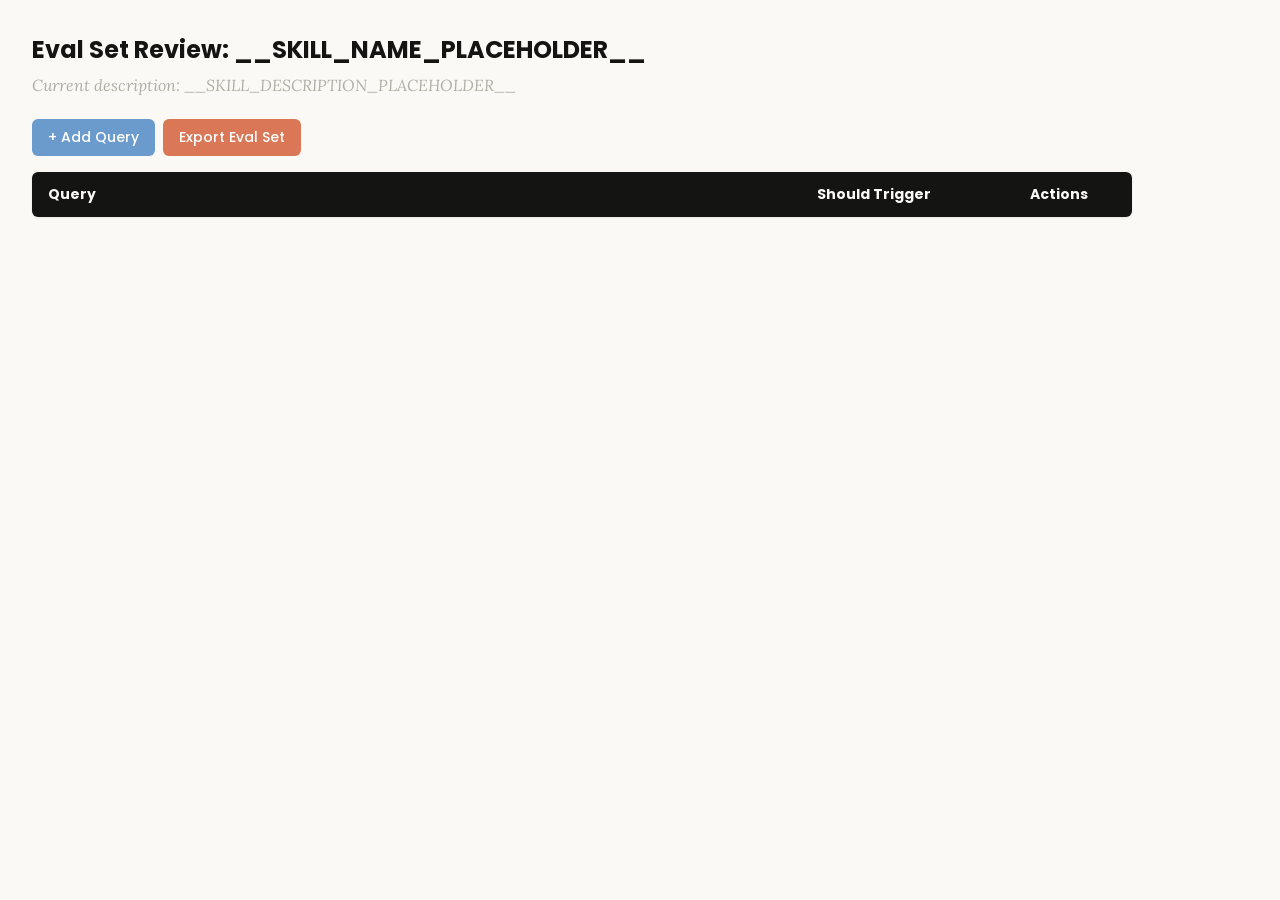
<file: .agents/skills/skill-creator/assets/eval_review.html>
<!DOCTYPE html>
<html lang="en">
<head>
  <meta charset="UTF-8">
  <meta name="viewport" content="width=device-width, initial-scale=1.0">
  <title>Eval Set Review - __SKILL_NAME_PLACEHOLDER__</title>
  <link rel="preconnect" href="https://fonts.googleapis.com">
  <link rel="preconnect" href="https://fonts.gstatic.com" crossorigin>
  <link href="https://fonts.googleapis.com/css2?family=Poppins:wght@500;600&family=Lora:wght@400;500&display=swap" rel="stylesheet">
  <style>
    * { box-sizing: border-box; margin: 0; padding: 0; }
    body { font-family: 'Lora', Georgia, serif; background: #faf9f5; padding: 2rem; color: #141413; }
    h1 { font-family: 'Poppins', sans-serif; margin-bottom: 0.5rem; font-size: 1.5rem; }
    .description { color: #b0aea5; margin-bottom: 1.5rem; font-style: italic; max-width: 900px; }
    .controls { margin-bottom: 1rem; display: flex; gap: 0.5rem; }
    .btn { font-family: 'Poppins', sans-serif; padding: 0.5rem 1rem; border: none; border-radius: 6px; cursor: pointer; font-size: 0.875rem; font-weight: 500; }
    .btn-add { background: #6a9bcc; color: white; }
    .btn-add:hover { background: #5889b8; }
    .btn-export { background: #d97757; color: white; }
    .btn-export:hover { background: #c4613f; }
    table { width: 100%; max-width: 1100px; border-collapse: collapse; background: white; border-radius: 6px; overflow: hidden; box-shadow: 0 1px 3px rgba(0,0,0,0.08); }
    th { font-family: 'Poppins', sans-serif; background: #141413; color: #faf9f5; padding: 0.75rem 1rem; text-align: left; font-size: 0.875rem; }
    td { padding: 0.75rem 1rem; border-bottom: 1px solid #e8e6dc; vertical-align: top; }
    tr:nth-child(even) td { background: #faf9f5; }
    tr:hover td { background: #f3f1ea; }
    .section-header td { background: #e8e6dc; font-family: 'Poppins', sans-serif; font-weight: 500; font-size: 0.8rem; color: #141413; text-transform: uppercase; letter-spacing: 0.05em; }
    .query-input { width: 100%; padding: 0.4rem; border: 1px solid #e8e6dc; border-radius: 4px; font-size: 0.875rem; font-family: 'Lora', Georgia, serif; resize: vertical; min-height: 60px; }
    .query-input:focus { outline: none; border-color: #d97757; box-shadow: 0 0 0 2px rgba(217,119,87,0.15); }
    .toggle { position: relative; display: inline-block; width: 44px; height: 24px; }
    .toggle input { opacity: 0; width: 0; height: 0; }
    .toggle .slider { position: absolute; inset: 0; background: #b0aea5; border-radius: 24px; cursor: pointer; transition: 0.2s; }
    .toggle .slider::before { content: ""; position: absolute; width: 18px; height: 18px; left: 3px; bottom: 3px; background: white; border-radius: 50%; transition: 0.2s; }
    .toggle input:checked + .slider { background: #d97757; }
    .toggle input:checked + .slider::before { transform: translateX(20px); }
    .btn-delete { background: #c44; color: white; padding: 0.3rem 0.6rem; border: none; border-radius: 4px; cursor: pointer; font-size: 0.75rem; font-family: 'Poppins', sans-serif; }
    .btn-delete:hover { background: #a33; }
    .summary { margin-top: 1rem; color: #b0aea5; font-size: 0.875rem; }
  </style>
</head>
<body>
  <h1>Eval Set Review: <span id="skill-name">__SKILL_NAME_PLACEHOLDER__</span></h1>
  <p class="description">Current description: <span id="skill-desc">__SKILL_DESCRIPTION_PLACEHOLDER__</span></p>

  <div class="controls">
    <button class="btn btn-add" onclick="addRow()">+ Add Query</button>
    <button class="btn btn-export" onclick="exportEvalSet()">Export Eval Set</button>
  </div>

  <table>
    <thead>
      <tr>
        <th style="width:65%">Query</th>
        <th style="width:18%">Should Trigger</th>
        <th style="width:10%">Actions</th>
      </tr>
    </thead>
    <tbody id="eval-body"></tbody>
  </table>

  <p class="summary" id="summary"></p>

  <script>
    const EVAL_DATA = __EVAL_DATA_PLACEHOLDER__;

    let evalItems = [...EVAL_DATA];

    function render() {
      const tbody = document.getElementById('eval-body');
      tbody.innerHTML = '';

      // Sort: should-trigger first, then should-not-trigger
      const sorted = evalItems
        .map((item, origIdx) => ({ ...item, origIdx }))
        .sort((a, b) => (b.should_trigger ? 1 : 0) - (a.should_trigger ? 1 : 0));

      let lastGroup = null;
      sorted.forEach(item => {
        const group = item.should_trigger ? 'trigger' : 'no-trigger';
        if (group !== lastGroup) {
          const headerRow = document.createElement('tr');
          headerRow.className = 'section-header';
          headerRow.innerHTML = `<td colspan="3">${item.should_trigger ? 'Should Trigger' : 'Should NOT Trigger'}</td>`;
          tbody.appendChild(headerRow);
          lastGroup = group;
        }

        const idx = item.origIdx;
        const tr = document.createElement('tr');
        tr.innerHTML = `
          <td><textarea class="query-input" onchange="updateQuery(${idx}, this.value)">${escapeHtml(item.query)}</textarea></td>
          <td>
            <label class="toggle">
              <input type="checkbox" ${item.should_trigger ? 'checked' : ''} onchange="updateTrigger(${idx}, this.checked)">
              <span class="slider"></span>
            </label>
            <span style="margin-left:8px;font-size:0.8rem;color:#b0aea5">${item.should_trigger ? 'Yes' : 'No'}</span>
          </td>
          <td><button class="btn-delete" onclick="deleteRow(${idx})">Delete</button></td>
        `;
        tbody.appendChild(tr);
      });
      updateSummary();
    }

    function escapeHtml(text) {
      const div = document.createElement('div');
      div.textContent = text;
      return div.innerHTML;
    }

    function updateQuery(idx, value) { evalItems[idx].query = value; updateSummary(); }
    function updateTrigger(idx, value) { evalItems[idx].should_trigger = value; render(); }
    function deleteRow(idx) { evalItems.splice(idx, 1); render(); }

    function addRow() {
      evalItems.push({ query: '', should_trigger: true });
      render();
      const inputs = document.querySelectorAll('.query-input');
      inputs[inputs.length - 1].focus();
    }

    function updateSummary() {
      const trigger = evalItems.filter(i => i.should_trigger).length;
      const noTrigger = evalItems.filter(i => !i.should_trigger).length;
      document.getElementById('summary').textContent =
        `${evalItems.length} queries total: ${trigger} should trigger, ${noTrigger} should not trigger`;
    }

    function exportEvalSet() {
      const valid = evalItems.filter(i => i.query.trim() !== '');
      const data = valid.map(i => ({ query: i.query.trim(), should_trigger: i.should_trigger }));
      const blob = new Blob([JSON.stringify(data, null, 2)], { type: 'application/json' });
      const url = URL.createObjectURL(blob);
      const a = document.createElement('a');
      a.href = url;
      a.download = 'eval_set.json';
      document.body.appendChild(a);
      a.click();
      document.body.removeChild(a);
      URL.revokeObjectURL(url);
    }

    render();
  </script>
</body>
</html>
</file>
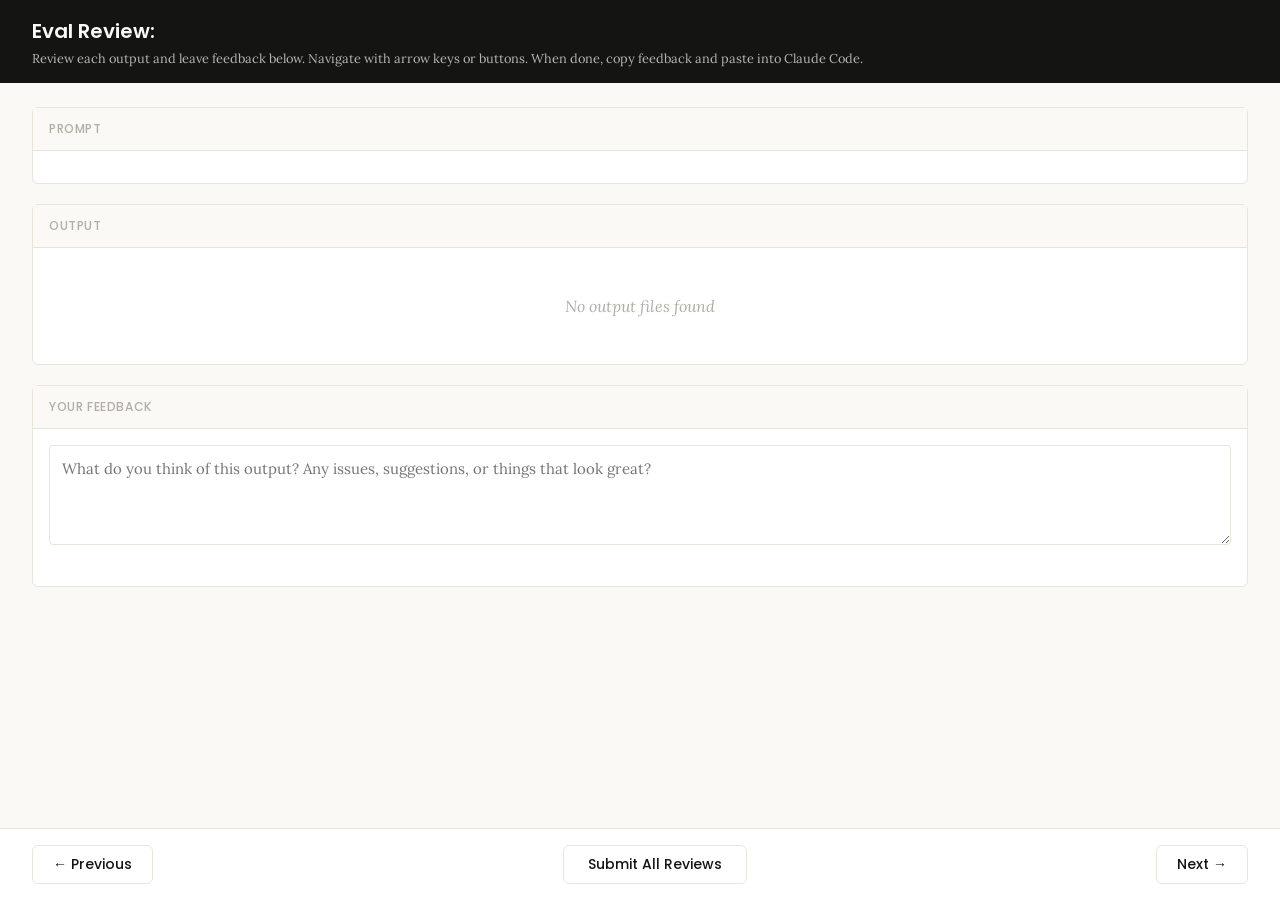
<file: .agents/skills/skill-creator/eval-viewer/viewer.html>
<!DOCTYPE html>
<html lang="en">
<head>
  <meta charset="UTF-8">
  <meta name="viewport" content="width=device-width, initial-scale=1.0">
  <title>Eval Review</title>
  <link rel="preconnect" href="https://fonts.googleapis.com">
  <link rel="preconnect" href="https://fonts.gstatic.com" crossorigin>
  <link href="https://fonts.googleapis.com/css2?family=Poppins:wght@500;600&family=Lora:wght@400;500&display=swap" rel="stylesheet">
  <script src="https://cdn.sheetjs.com/xlsx-0.20.3/package/dist/xlsx.full.min.js" integrity="sha384-EnyY0/GSHQGSxSgMwaIPzSESbqoOLSexfnSMN2AP+39Ckmn92stwABZynq1JyzdT" crossorigin="anonymous"></script>
  <style>
    :root {
      --bg: #faf9f5;
      --surface: #ffffff;
      --border: #e8e6dc;
      --text: #141413;
      --text-muted: #b0aea5;
      --accent: #d97757;
      --accent-hover: #c4613f;
      --green: #788c5d;
      --green-bg: #eef2e8;
      --red: #c44;
      --red-bg: #fceaea;
      --header-bg: #141413;
      --header-text: #faf9f5;
      --radius: 6px;
    }

    * { box-sizing: border-box; margin: 0; padding: 0; }

    body {
      font-family: 'Lora', Georgia, serif;
      background: var(--bg);
      color: var(--text);
      height: 100vh;
      display: flex;
      flex-direction: column;
    }

    /* ---- Header ---- */
    .header {
      background: var(--header-bg);
      color: var(--header-text);
      padding: 1rem 2rem;
      display: flex;
      justify-content: space-between;
      align-items: center;
      flex-shrink: 0;
    }
    .header h1 {
      font-family: 'Poppins', sans-serif;
      font-size: 1.25rem;
      font-weight: 600;
    }
    .header .instructions {
      font-size: 0.8rem;
      opacity: 0.7;
      margin-top: 0.25rem;
    }
    .header .progress {
      font-size: 0.875rem;
      opacity: 0.8;
      text-align: right;
    }

    /* ---- Main content ---- */
    .main {
      flex: 1;
      overflow-y: auto;
      padding: 1.5rem 2rem;
      display: flex;
      flex-direction: column;
      gap: 1.25rem;
    }

    /* ---- Sections ---- */
    .section {
      background: var(--surface);
      border: 1px solid var(--border);
      border-radius: var(--radius);
      flex-shrink: 0;
    }
    .section-header {
      font-family: 'Poppins', sans-serif;
      padding: 0.75rem 1rem;
      font-size: 0.75rem;
      font-weight: 500;
      text-transform: uppercase;
      letter-spacing: 0.05em;
      color: var(--text-muted);
      border-bottom: 1px solid var(--border);
      background: var(--bg);
    }
    .section-body {
      padding: 1rem;
    }

    /* ---- Config badge ---- */
    .config-badge {
      display: inline-block;
      padding: 0.2rem 0.625rem;
      border-radius: 9999px;
      font-family: 'Poppins', sans-serif;
      font-size: 0.6875rem;
      font-weight: 600;
      text-transform: uppercase;
      letter-spacing: 0.03em;
      margin-left: 0.75rem;
      vertical-align: middle;
    }
    .config-badge.config-primary {
      background: rgba(33, 150, 243, 0.12);
      color: #1976d2;
    }
    .config-badge.config-baseline {
      background: rgba(255, 193, 7, 0.15);
      color: #f57f17;
    }

    /* ---- Prompt ---- */
    .prompt-text {
      white-space: pre-wrap;
      font-size: 0.9375rem;
      line-height: 1.6;
    }

    /* ---- Outputs ---- */
    .output-file {
      border: 1px solid var(--border);
      border-radius: var(--radius);
      overflow: hidden;
    }
    .output-file + .output-file {
      margin-top: 1rem;
    }
    .output-file-header {
      padding: 0.5rem 0.75rem;
      font-size: 0.8rem;
      font-weight: 600;
      color: var(--text-muted);
      background: var(--bg);
      border-bottom: 1px solid var(--border);
      font-family: 'SF Mono', SFMono-Regular, Consolas, 'Liberation Mono', Menlo, monospace;
      display: flex;
      justify-content: space-between;
      align-items: center;
    }
    .output-file-header .dl-btn {
      font-size: 0.7rem;
      color: var(--accent);
      text-decoration: none;
      cursor: pointer;
      font-family: -apple-system, BlinkMacSystemFont, 'Segoe UI', sans-serif;
      font-weight: 500;
      opacity: 0.8;
    }
    .output-file-header .dl-btn:hover {
      opacity: 1;
      text-decoration: underline;
    }
    .output-file-content {
      padding: 0.75rem;
      overflow-x: auto;
    }
    .output-file-content pre {
      font-size: 0.8125rem;
      line-height: 1.5;
      white-space: pre-wrap;
      word-break: break-word;
      font-family: 'SF Mono', SFMono-Regular, Consolas, 'Liberation Mono', Menlo, monospace;
    }
    .output-file-content img {
      max-width: 100%;
      height: auto;
      border-radius: 4px;
    }
    .output-file-content iframe {
      width: 100%;
      height: 600px;
      border: none;
    }
    .output-file-content table {
      border-collapse: collapse;
      font-size: 0.8125rem;
      width: 100%;
    }
    .output-file-content table td,
    .output-file-content table th {
      border: 1px solid var(--border);
      padding: 0.375rem 0.5rem;
      text-align: left;
    }
    .output-file-content table th {
      background: var(--bg);
      font-weight: 600;
    }
    .output-file-content .download-link {
      display: inline-flex;
      align-items: center;
      gap: 0.5rem;
      padding: 0.5rem 1rem;
      background: var(--bg);
      border: 1px solid var(--border);
      border-radius: 4px;
      color: var(--accent);
      text-decoration: none;
      font-size: 0.875rem;
      cursor: pointer;
    }
    .output-file-content .download-link:hover {
      background: var(--border);
    }
    .empty-state {
      color: var(--text-muted);
      font-style: italic;
      padding: 2rem;
      text-align: center;
    }

    /* ---- Feedback ---- */
    .prev-feedback {
      background: var(--bg);
      border: 1px solid var(--border);
      border-radius: 4px;
      padding: 0.625rem 0.75rem;
      margin-top: 0.75rem;
      font-size: 0.8125rem;
      color: var(--text-muted);
      line-height: 1.5;
    }
    .prev-feedback-label {
      font-size: 0.7rem;
      font-weight: 600;
      text-transform: uppercase;
      letter-spacing: 0.04em;
      margin-bottom: 0.25rem;
      color: var(--text-muted);
    }
    .feedback-textarea {
      width: 100%;
      min-height: 100px;
      padding: 0.75rem;
      border: 1px solid var(--border);
      border-radius: 4px;
      font-family: inherit;
      font-size: 0.9375rem;
      line-height: 1.5;
      resize: vertical;
      color: var(--text);
    }
    .feedback-textarea:focus {
      outline: none;
      border-color: var(--accent);
      box-shadow: 0 0 0 3px rgba(37, 99, 235, 0.1);
    }
    .feedback-status {
      font-size: 0.75rem;
      color: var(--text-muted);
      margin-top: 0.5rem;
      min-height: 1.1em;
    }

    /* ---- Grades (collapsible) ---- */
    .grades-toggle {
      display: flex;
      align-items: center;
      cursor: pointer;
      user-select: none;
    }
    .grades-toggle:hover {
      color: var(--accent);
    }
    .grades-toggle .arrow {
      margin-right: 0.5rem;
      transition: transform 0.15s;
      font-size: 0.75rem;
    }
    .grades-toggle .arrow.open {
      transform: rotate(90deg);
    }
    .grades-content {
      display: none;
      margin-top: 0.75rem;
    }
    .grades-content.open {
      display: block;
    }
    .grades-summary {
      font-size: 0.875rem;
      margin-bottom: 0.75rem;
      display: flex;
      align-items: center;
      gap: 0.5rem;
    }
    .grade-badge {
      display: inline-block;
      padding: 0.125rem 0.5rem;
      border-radius: 9999px;
      font-size: 0.75rem;
      font-weight: 600;
    }
    .grade-pass { background: var(--green-bg); color: var(--green); }
    .grade-fail { background: var(--red-bg); color: var(--red); }
    .assertion-list {
      list-style: none;
    }
    .assertion-item {
      padding: 0.625rem 0;
      border-bottom: 1px solid var(--border);
      font-size: 0.8125rem;
    }
    .assertion-item:last-child { border-bottom: none; }
    .assertion-status {
      font-weight: 600;
      margin-right: 0.5rem;
    }
    .assertion-status.pass { color: var(--green); }
    .assertion-status.fail { color: var(--red); }
    .assertion-evidence {
      color: var(--text-muted);
      font-size: 0.75rem;
      margin-top: 0.25rem;
      padding-left: 1.5rem;
    }

    /* ---- View tabs ---- */
    .view-tabs {
      display: flex;
      gap: 0;
      padding: 0 2rem;
      background: var(--bg);
      border-bottom: 1px solid var(--border);
      flex-shrink: 0;
    }
    .view-tab {
      font-family: 'Poppins', sans-serif;
      padding: 0.625rem 1.25rem;
      font-size: 0.8125rem;
      font-weight: 500;
      cursor: pointer;
      border: none;
      background: none;
      color: var(--text-muted);
      border-bottom: 2px solid transparent;
      transition: all 0.15s;
    }
    .view-tab:hover { color: var(--text); }
    .view-tab.active {
      color: var(--accent);
      border-bottom-color: var(--accent);
    }
    .view-panel { display: none; }
    .view-panel.active { display: flex; flex-direction: column; flex: 1; overflow: hidden; }

    /* ---- Benchmark view ---- */
    .benchmark-view {
      padding: 1.5rem 2rem;
      overflow-y: auto;
      flex: 1;
    }
    .benchmark-table {
      border-collapse: collapse;
      background: var(--surface);
      border: 1px solid var(--border);
      border-radius: var(--radius);
      font-size: 0.8125rem;
      width: 100%;
      margin-bottom: 1.5rem;
    }
    .benchmark-table th, .benchmark-table td {
      padding: 0.625rem 0.75rem;
      text-align: left;
      border: 1px solid var(--border);
    }
    .benchmark-table th {
      font-family: 'Poppins', sans-serif;
      background: var(--header-bg);
      color: var(--header-text);
      font-weight: 500;
      font-size: 0.75rem;
      text-transform: uppercase;
      letter-spacing: 0.04em;
    }
    .benchmark-table tr:hover { background: var(--bg); }
    .benchmark-table tr.benchmark-row-with { background: rgba(33, 150, 243, 0.06); }
    .benchmark-table tr.benchmark-row-without { background: rgba(255, 193, 7, 0.06); }
    .benchmark-table tr.benchmark-row-with:hover { background: rgba(33, 150, 243, 0.12); }
    .benchmark-table tr.benchmark-row-without:hover { background: rgba(255, 193, 7, 0.12); }
    .benchmark-table tr.benchmark-row-avg { font-weight: 600; border-top: 2px solid var(--border); }
    .benchmark-table tr.benchmark-row-avg.benchmark-row-with { background: rgba(33, 150, 243, 0.12); }
    .benchmark-table tr.benchmark-row-avg.benchmark-row-without { background: rgba(255, 193, 7, 0.12); }
    .benchmark-delta-positive { color: var(--green); font-weight: 600; }
    .benchmark-delta-negative { color: var(--red); font-weight: 600; }
    .benchmark-notes {
      background: var(--surface);
      border: 1px solid var(--border);
      border-radius: var(--radius);
      padding: 1rem;
    }
    .benchmark-notes h3 {
      font-family: 'Poppins', sans-serif;
      font-size: 0.875rem;
      margin-bottom: 0.75rem;
    }
    .benchmark-notes ul {
      list-style: disc;
      padding-left: 1.25rem;
    }
    .benchmark-notes li {
      font-size: 0.8125rem;
      line-height: 1.6;
      margin-bottom: 0.375rem;
    }
    .benchmark-empty {
      color: var(--text-muted);
      font-style: italic;
      text-align: center;
      padding: 3rem;
    }

    /* ---- Navigation ---- */
    .nav {
      display: flex;
      justify-content: space-between;
      align-items: center;
      padding: 1rem 2rem;
      border-top: 1px solid var(--border);
      background: var(--surface);
      flex-shrink: 0;
    }
    .nav-btn {
      font-family: 'Poppins', sans-serif;
      padding: 0.5rem 1.25rem;
      border: 1px solid var(--border);
      border-radius: var(--radius);
      background: var(--surface);
      cursor: pointer;
      font-size: 0.875rem;
      font-weight: 500;
      color: var(--text);
      transition: all 0.15s;
    }
    .nav-btn:hover:not(:disabled) {
      background: var(--bg);
      border-color: var(--text-muted);
    }
    .nav-btn:disabled {
      opacity: 0.4;
      cursor: not-allowed;
    }
    .done-btn {
      font-family: 'Poppins', sans-serif;
      padding: 0.5rem 1.5rem;
      border: 1px solid var(--border);
      border-radius: var(--radius);
      background: var(--surface);
      color: var(--text);
      cursor: pointer;
      font-size: 0.875rem;
      font-weight: 500;
      transition: all 0.15s;
    }
    .done-btn:hover {
      background: var(--bg);
      border-color: var(--text-muted);
    }
    .done-btn.ready {
      border: none;
      background: var(--accent);
      color: white;
      font-weight: 600;
    }
    .done-btn.ready:hover {
      background: var(--accent-hover);
    }
    /* ---- Done overlay ---- */
    .done-overlay {
      display: none;
      position: fixed;
      inset: 0;
      background: rgba(0, 0, 0, 0.5);
      z-index: 100;
      justify-content: center;
      align-items: center;
    }
    .done-overlay.visible {
      display: flex;
    }
    .done-card {
      background: var(--surface);
      border-radius: 12px;
      padding: 2rem 3rem;
      text-align: center;
      box-shadow: 0 20px 60px rgba(0, 0, 0, 0.3);
      max-width: 500px;
    }
    .done-card h2 {
      font-size: 1.5rem;
      margin-bottom: 0.5rem;
    }
    .done-card p {
      color: var(--text-muted);
      margin-bottom: 1.5rem;
      line-height: 1.5;
    }
    .done-card .btn-row {
      display: flex;
      gap: 0.5rem;
      justify-content: center;
    }
    .done-card button {
      padding: 0.5rem 1.25rem;
      border: 1px solid var(--border);
      border-radius: var(--radius);
      background: var(--surface);
      cursor: pointer;
      font-size: 0.875rem;
    }
    .done-card button:hover {
      background: var(--bg);
    }
    /* ---- Toast ---- */
    .toast {
      position: fixed;
      bottom: 5rem;
      left: 50%;
      transform: translateX(-50%);
      background: var(--header-bg);
      color: var(--header-text);
      padding: 0.625rem 1.25rem;
      border-radius: var(--radius);
      font-size: 0.875rem;
      opacity: 0;
      transition: opacity 0.3s;
      pointer-events: none;
      z-index: 200;
    }
    .toast.visible {
      opacity: 1;
    }
  </style>
</head>
<body>
  <div id="app" style="height:100vh; display:flex; flex-direction:column;">
    <div class="header">
      <div>
        <h1>Eval Review: <span id="skill-name"></span></h1>
        <div class="instructions">Review each output and leave feedback below. Navigate with arrow keys or buttons. When done, copy feedback and paste into Claude Code.</div>
      </div>
      <div class="progress" id="progress"></div>
    </div>

    <!-- View tabs (only shown when benchmark data exists) -->
    <div class="view-tabs" id="view-tabs" style="display:none;">
      <button class="view-tab active" onclick="switchView('outputs')">Outputs</button>
      <button class="view-tab" onclick="switchView('benchmark')">Benchmark</button>
    </div>

    <!-- Outputs panel (qualitative review) -->
    <div class="view-panel active" id="panel-outputs">
    <div class="main">
      <!-- Prompt -->
      <div class="section">
        <div class="section-header">Prompt <span class="config-badge" id="config-badge" style="display:none;"></span></div>
        <div class="section-body">
          <div class="prompt-text" id="prompt-text"></div>
        </div>
      </div>

      <!-- Outputs -->
      <div class="section">
        <div class="section-header">Output</div>
        <div class="section-body" id="outputs-body">
          <div class="empty-state">No output files found</div>
        </div>
      </div>

      <!-- Previous Output (collapsible) -->
      <div class="section" id="prev-outputs-section" style="display:none;">
        <div class="section-header">
          <div class="grades-toggle" onclick="togglePrevOutputs()">
            <span class="arrow" id="prev-outputs-arrow">&#9654;</span>
            Previous Output
          </div>
        </div>
        <div class="grades-content" id="prev-outputs-content"></div>
      </div>

      <!-- Grades (collapsible) -->
      <div class="section" id="grades-section" style="display:none;">
        <div class="section-header">
          <div class="grades-toggle" onclick="toggleGrades()">
            <span class="arrow" id="grades-arrow">&#9654;</span>
            Formal Grades
          </div>
        </div>
        <div class="grades-content" id="grades-content"></div>
      </div>

      <!-- Feedback -->
      <div class="section">
        <div class="section-header">Your Feedback</div>
        <div class="section-body">
          <textarea
            class="feedback-textarea"
            id="feedback"
            placeholder="What do you think of this output? Any issues, suggestions, or things that look great?"
          ></textarea>
          <div class="feedback-status" id="feedback-status"></div>
          <div class="prev-feedback" id="prev-feedback" style="display:none;">
            <div class="prev-feedback-label">Previous feedback</div>
            <div id="prev-feedback-text"></div>
          </div>
        </div>
      </div>
    </div>

    <div class="nav" id="outputs-nav">
      <button class="nav-btn" id="prev-btn" onclick="navigate(-1)">&#8592; Previous</button>
      <button class="done-btn" id="done-btn" onclick="showDoneDialog()">Submit All Reviews</button>
      <button class="nav-btn" id="next-btn" onclick="navigate(1)">Next &#8594;</button>
    </div>
    </div><!-- end panel-outputs -->

    <!-- Benchmark panel (quantitative stats) -->
    <div class="view-panel" id="panel-benchmark">
      <div class="benchmark-view" id="benchmark-content">
        <div class="benchmark-empty">No benchmark data available. Run a benchmark to see quantitative results here.</div>
      </div>
    </div>
  </div>

  <!-- Done overlay -->
  <div class="done-overlay" id="done-overlay">
    <div class="done-card">
      <h2>Review Complete</h2>
      <p>Your feedback has been saved. Go back to your Claude Code session and tell Claude you're done reviewing.</p>
      <div class="btn-row">
        <button onclick="closeDoneDialog()">OK</button>
      </div>
    </div>
  </div>

  <!-- Toast -->
  <div class="toast" id="toast"></div>

  <script>
    // ---- Embedded data (injected by generate_review.py) ----
    /*__EMBEDDED_DATA__*/

    // ---- State ----
    let feedbackMap = {};  // run_id -> feedback text
    let currentIndex = 0;
    let visitedRuns = new Set();

    // ---- Init ----
    async function init() {
      // Load saved feedback from server — but only if this isn't a fresh
      // iteration (indicated by previous_feedback being present). When
      // previous feedback exists, the feedback.json on disk is stale from
      // the prior iteration and should not pre-fill the textareas.
      const hasPrevious = Object.keys(EMBEDDED_DATA.previous_feedback || {}).length > 0
        || Object.keys(EMBEDDED_DATA.previous_outputs || {}).length > 0;
      if (!hasPrevious) {
        try {
          const resp = await fetch("/api/feedback");
          const data = await resp.json();
          if (data.reviews) {
            for (const r of data.reviews) feedbackMap[r.run_id] = r.feedback;
          }
        } catch { /* first run, no feedback yet */ }
      }

      document.getElementById("skill-name").textContent = EMBEDDED_DATA.skill_name;
      showRun(0);

      // Wire up feedback auto-save
      const textarea = document.getElementById("feedback");
      let saveTimeout = null;
      textarea.addEventListener("input", () => {
        clearTimeout(saveTimeout);
        document.getElementById("feedback-status").textContent = "";
        saveTimeout = setTimeout(() => saveCurrentFeedback(), 800);
      });
    }

    // ---- Navigation ----
    function navigate(delta) {
      const newIndex = currentIndex + delta;
      if (newIndex >= 0 && newIndex < EMBEDDED_DATA.runs.length) {
        saveCurrentFeedback();
        showRun(newIndex);
      }
    }

    function updateNavButtons() {
      document.getElementById("prev-btn").disabled = currentIndex === 0;
      document.getElementById("next-btn").disabled =
        currentIndex === EMBEDDED_DATA.runs.length - 1;
    }

    // ---- Show a run ----
    function showRun(index) {
      currentIndex = index;
      const run = EMBEDDED_DATA.runs[index];

      // Progress
      document.getElementById("progress").textContent =
        `${index + 1} of ${EMBEDDED_DATA.runs.length}`;

      // Prompt
      document.getElementById("prompt-text").textContent = run.prompt;

      // Config badge
      const badge = document.getElementById("config-badge");
      const configMatch = run.id.match(/(with_skill|without_skill|new_skill|old_skill)/);
      if (configMatch) {
        const config = configMatch[1];
        const isBaseline = config === "without_skill" || config === "old_skill";
        badge.textContent = config.replace(/_/g, " ");
        badge.className = "config-badge " + (isBaseline ? "config-baseline" : "config-primary");
        badge.style.display = "inline-block";
      } else {
        badge.style.display = "none";
      }

      // Outputs
      renderOutputs(run);

      // Previous outputs
      renderPrevOutputs(run);

      // Grades
      renderGrades(run);

      // Previous feedback
      const prevFb = (EMBEDDED_DATA.previous_feedback || {})[run.id];
      const prevEl = document.getElementById("prev-feedback");
      if (prevFb) {
        document.getElementById("prev-feedback-text").textContent = prevFb;
        prevEl.style.display = "block";
      } else {
        prevEl.style.display = "none";
      }

      // Feedback
      document.getElementById("feedback").value = feedbackMap[run.id] || "";
      document.getElementById("feedback-status").textContent = "";

      updateNavButtons();

      // Track visited runs and promote done button when all visited
      visitedRuns.add(index);
      const doneBtn = document.getElementById("done-btn");
      if (visitedRuns.size >= EMBEDDED_DATA.runs.length) {
        doneBtn.classList.add("ready");
      }

      // Scroll main content to top
      document.querySelector(".main").scrollTop = 0;
    }

    // ---- Render outputs ----
    function renderOutputs(run) {
      const container = document.getElementById("outputs-body");
      container.innerHTML = "";

      const outputs = run.outputs || [];
      if (outputs.length === 0) {
        container.innerHTML = '<div class="empty-state">No output files</div>';
        return;
      }

      for (const file of outputs) {
        const fileDiv = document.createElement("div");
        fileDiv.className = "output-file";

        // Always show file header with download link
        const header = document.createElement("div");
        header.className = "output-file-header";
        const nameSpan = document.createElement("span");
        nameSpan.textContent = file.name;
        header.appendChild(nameSpan);
        const dlBtn = document.createElement("a");
        dlBtn.className = "dl-btn";
        dlBtn.textContent = "Download";
        dlBtn.download = file.name;
        dlBtn.href = getDownloadUri(file);
        header.appendChild(dlBtn);
        fileDiv.appendChild(header);

        const content = document.createElement("div");
        content.className = "output-file-content";

        if (file.type === "text") {
          const pre = document.createElement("pre");
          pre.textContent = file.content;
          content.appendChild(pre);
        } else if (file.type === "image") {
          const img = document.createElement("img");
          img.src = file.data_uri;
          img.alt = file.name;
          content.appendChild(img);
        } else if (file.type === "pdf") {
          const iframe = document.createElement("iframe");
          iframe.src = file.data_uri;
          content.appendChild(iframe);
        } else if (file.type === "xlsx") {
          renderXlsx(content, file.data_b64);
        } else if (file.type === "binary") {
          const a = document.createElement("a");
          a.className = "download-link";
          a.href = file.data_uri;
          a.download = file.name;
          a.textContent = "Download " + file.name;
          content.appendChild(a);
        } else if (file.type === "error") {
          const pre = document.createElement("pre");
          pre.textContent = file.content;
          pre.style.color = "var(--red)";
          content.appendChild(pre);
        }

        fileDiv.appendChild(content);
        container.appendChild(fileDiv);
      }
    }

    // ---- XLSX rendering via SheetJS ----
    function renderXlsx(container, b64Data) {
      try {
        const raw = Uint8Array.from(atob(b64Data), c => c.charCodeAt(0));
        const wb = XLSX.read(raw, { type: "array" });

        for (let i = 0; i < wb.SheetNames.length; i++) {
          const sheetName = wb.SheetNames[i];
          const ws = wb.Sheets[sheetName];

          if (wb.SheetNames.length > 1) {
            const sheetLabel = document.createElement("div");
            sheetLabel.style.cssText =
              "font-weight:600; font-size:0.8rem; color:#b0aea5; margin-top:0.5rem; margin-bottom:0.25rem;";
            sheetLabel.textContent = "Sheet: " + sheetName;
            container.appendChild(sheetLabel);
          }

          const htmlStr = XLSX.utils.sheet_to_html(ws, { editable: false });
          const wrapper = document.createElement("div");
          wrapper.innerHTML = htmlStr;
          container.appendChild(wrapper);
        }
      } catch (err) {
        container.textContent = "Error rendering spreadsheet: " + err.message;
      }
    }

    // ---- Grades ----
    function renderGrades(run) {
      const section = document.getElementById("grades-section");
      const content = document.getElementById("grades-content");

      if (!run.grading) {
        section.style.display = "none";
        return;
      }

      const grading = run.grading;
      section.style.display = "block";
      // Reset to collapsed
      content.classList.remove("open");
      document.getElementById("grades-arrow").classList.remove("open");

      const summary = grading.summary || {};
      const expectations = grading.expectations || [];

      let html = '<div style="padding: 1rem;">';

      // Summary line
      const passRate = summary.pass_rate != null
        ? Math.round(summary.pass_rate * 100) + "%"
        : "?";
      const badgeClass = summary.pass_rate >= 0.8 ? "grade-pass" : summary.pass_rate >= 0.5 ? "" : "grade-fail";
      html += '<div class="grades-summary">';
      html += '<span class="grade-badge ' + badgeClass + '">' + passRate + '</span>';
      html += '<span>' + (summary.passed || 0) + ' passed, ' + (summary.failed || 0) + ' failed of ' + (summary.total || 0) + '</span>';
      html += '</div>';

      // Assertions list
      html += '<ul class="assertion-list">';
      for (const exp of expectations) {
        const statusClass = exp.passed ? "pass" : "fail";
        const statusIcon = exp.passed ? "\u2713" : "\u2717";
        html += '<li class="assertion-item">';
        html += '<span class="assertion-status ' + statusClass + '">' + statusIcon + '</span>';
        html += '<span>' + escapeHtml(exp.text) + '</span>';
        if (exp.evidence) {
          html += '<div class="assertion-evidence">' + escapeHtml(exp.evidence) + '</div>';
        }
        html += '</li>';
      }
      html += '</ul>';

      html += '</div>';
      content.innerHTML = html;
    }

    function toggleGrades() {
      const content = document.getElementById("grades-content");
      const arrow = document.getElementById("grades-arrow");
      content.classList.toggle("open");
      arrow.classList.toggle("open");
    }

    // ---- Previous outputs (collapsible) ----
    function renderPrevOutputs(run) {
      const section = document.getElementById("prev-outputs-section");
      const content = document.getElementById("prev-outputs-content");
      const prevOutputs = (EMBEDDED_DATA.previous_outputs || {})[run.id];

      if (!prevOutputs || prevOutputs.length === 0) {
        section.style.display = "none";
        return;
      }

      section.style.display = "block";
      // Reset to collapsed
      content.classList.remove("open");
      document.getElementById("prev-outputs-arrow").classList.remove("open");

      // Render the files into the content area
      content.innerHTML = "";
      const wrapper = document.createElement("div");
      wrapper.style.padding = "1rem";

      for (const file of prevOutputs) {
        const fileDiv = document.createElement("div");
        fileDiv.className = "output-file";

        const header = document.createElement("div");
        header.className = "output-file-header";
        const nameSpan = document.createElement("span");
        nameSpan.textContent = file.name;
        header.appendChild(nameSpan);
        const dlBtn = document.createElement("a");
        dlBtn.className = "dl-btn";
        dlBtn.textContent = "Download";
        dlBtn.download = file.name;
        dlBtn.href = getDownloadUri(file);
        header.appendChild(dlBtn);
        fileDiv.appendChild(header);

        const fc = document.createElement("div");
        fc.className = "output-file-content";

        if (file.type === "text") {
          const pre = document.createElement("pre");
          pre.textContent = file.content;
          fc.appendChild(pre);
        } else if (file.type === "image") {
          const img = document.createElement("img");
          img.src = file.data_uri;
          img.alt = file.name;
          fc.appendChild(img);
        } else if (file.type === "pdf") {
          const iframe = document.createElement("iframe");
          iframe.src = file.data_uri;
          fc.appendChild(iframe);
        } else if (file.type === "xlsx") {
          renderXlsx(fc, file.data_b64);
        } else if (file.type === "binary") {
          const a = document.createElement("a");
          a.className = "download-link";
          a.href = file.data_uri;
          a.download = file.name;
          a.textContent = "Download " + file.name;
          fc.appendChild(a);
        }

        fileDiv.appendChild(fc);
        wrapper.appendChild(fileDiv);
      }

      content.appendChild(wrapper);
    }

    function togglePrevOutputs() {
      const content = document.getElementById("prev-outputs-content");
      const arrow = document.getElementById("prev-outputs-arrow");
      content.classList.toggle("open");
      arrow.classList.toggle("open");
    }

    // ---- Feedback (saved to server -> feedback.json) ----
    function saveCurrentFeedback() {
      const run = EMBEDDED_DATA.runs[currentIndex];
      const text = document.getElementById("feedback").value;

      if (text.trim() === "") {
        delete feedbackMap[run.id];
      } else {
        feedbackMap[run.id] = text;
      }

      // Build reviews array from map
      const reviews = [];
      for (const [run_id, feedback] of Object.entries(feedbackMap)) {
        if (feedback.trim()) {
          reviews.push({ run_id, feedback, timestamp: new Date().toISOString() });
        }
      }

      fetch("/api/feedback", {
        method: "POST",
        headers: { "Content-Type": "application/json" },
        body: JSON.stringify({ reviews, status: "in_progress" }),
      }).then(() => {
        document.getElementById("feedback-status").textContent = "Saved";
      }).catch(() => {
        // Static mode or server unavailable — no-op on auto-save,
        // feedback will be downloaded on final submit
        document.getElementById("feedback-status").textContent = "Will download on submit";
      });
    }

    // ---- Done ----
    function showDoneDialog() {
      // Save current textarea to feedbackMap (but don't POST yet)
      const run = EMBEDDED_DATA.runs[currentIndex];
      const text = document.getElementById("feedback").value;
      if (text.trim() === "") {
        delete feedbackMap[run.id];
      } else {
        feedbackMap[run.id] = text;
      }

      // POST once with status: complete — include ALL runs so the model
      // can distinguish "no feedback" (looks good) from "not reviewed"
      const reviews = [];
      const ts = new Date().toISOString();
      for (const r of EMBEDDED_DATA.runs) {
        reviews.push({ run_id: r.id, feedback: feedbackMap[r.id] || "", timestamp: ts });
      }
      const payload = JSON.stringify({ reviews, status: "complete" }, null, 2);
      fetch("/api/feedback", {
        method: "POST",
        headers: { "Content-Type": "application/json" },
        body: payload,
      }).then(() => {
        document.getElementById("done-overlay").classList.add("visible");
      }).catch(() => {
        // Server not available (static mode) — download as file
        const blob = new Blob([payload], { type: "application/json" });
        const url = URL.createObjectURL(blob);
        const a = document.createElement("a");
        a.href = url;
        a.download = "feedback.json";
        a.click();
        URL.revokeObjectURL(url);
        document.getElementById("done-overlay").classList.add("visible");
      });
    }

    function closeDoneDialog() {
      // Reset status back to in_progress
      saveCurrentFeedback();
      document.getElementById("done-overlay").classList.remove("visible");
    }

    // ---- Toast ----
    function showToast(message) {
      const toast = document.getElementById("toast");
      toast.textContent = message;
      toast.classList.add("visible");
      setTimeout(() => toast.classList.remove("visible"), 2000);
    }

    // ---- Keyboard nav ----
    document.addEventListener("keydown", (e) => {
      // Don't capture when typing in textarea
      if (e.target.tagName === "TEXTAREA") return;

      if (e.key === "ArrowLeft" || e.key === "ArrowUp") {
        e.preventDefault();
        navigate(-1);
      } else if (e.key === "ArrowRight" || e.key === "ArrowDown") {
        e.preventDefault();
        navigate(1);
      }
    });

    // ---- Util ----
    function getDownloadUri(file) {
      if (file.data_uri) return file.data_uri;
      if (file.data_b64) return "data:application/octet-stream;base64," + file.data_b64;
      if (file.type === "text") return "data:text/plain;charset=utf-8," + encodeURIComponent(file.content);
      return "#";
    }

    function escapeHtml(text) {
      const div = document.createElement("div");
      div.textContent = text;
      return div.innerHTML;
    }

    // ---- View switching ----
    function switchView(view) {
      document.querySelectorAll(".view-tab").forEach(t => t.classList.remove("active"));
      document.querySelectorAll(".view-panel").forEach(p => p.classList.remove("active"));
      document.querySelector(`[onclick="switchView('${view}')"]`).classList.add("active");
      document.getElementById("panel-" + view).classList.add("active");
    }

    // ---- Benchmark rendering ----
    function renderBenchmark() {
      const data = EMBEDDED_DATA.benchmark;
      if (!data) return;

      // Show the tabs
      document.getElementById("view-tabs").style.display = "flex";

      const container = document.getElementById("benchmark-content");
      const summary = data.run_summary || {};
      const metadata = data.metadata || {};
      const notes = data.notes || [];

      let html = "";

      // Header
      html += "<h2 style='font-family: Poppins, sans-serif; margin-bottom: 0.5rem;'>Benchmark Results</h2>";
      html += "<p style='color: var(--text-muted); font-size: 0.875rem; margin-bottom: 1.25rem;'>";
      if (metadata.skill_name) html += "<strong>" + escapeHtml(metadata.skill_name) + "</strong> &mdash; ";
      if (metadata.timestamp) html += metadata.timestamp + " &mdash; ";
      if (metadata.evals_run) html += "Evals: " + metadata.evals_run.join(", ") + " &mdash; ";
      html += (metadata.runs_per_configuration || "?") + " runs per configuration";
      html += "</p>";

      // Summary table
      html += '<table class="benchmark-table">';

      function fmtStat(stat, pct) {
        if (!stat) return "—";
        const suffix = pct ? "%" : "";
        const m = pct ? (stat.mean * 100).toFixed(0) : stat.mean.toFixed(1);
        const s = pct ? (stat.stddev * 100).toFixed(0) : stat.stddev.toFixed(1);
        return m + suffix + " ± " + s + suffix;
      }

      function deltaClass(val) {
        if (!val) return "";
        const n = parseFloat(val);
        if (n > 0) return "benchmark-delta-positive";
        if (n < 0) return "benchmark-delta-negative";
        return "";
      }

      // Discover config names dynamically (everything except "delta")
      const configs = Object.keys(summary).filter(k => k !== "delta");
      const configA = configs[0] || "config_a";
      const configB = configs[1] || "config_b";
      const labelA = configA.replace(/_/g, " ").replace(/\b\w/g, c => c.toUpperCase());
      const labelB = configB.replace(/_/g, " ").replace(/\b\w/g, c => c.toUpperCase());
      const a = summary[configA] || {};
      const b = summary[configB] || {};
      const delta = summary.delta || {};

      html += "<thead><tr><th>Metric</th><th>" + escapeHtml(labelA) + "</th><th>" + escapeHtml(labelB) + "</th><th>Delta</th></tr></thead>";
      html += "<tbody>";

      html += "<tr><td><strong>Pass Rate</strong></td>";
      html += "<td>" + fmtStat(a.pass_rate, true) + "</td>";
      html += "<td>" + fmtStat(b.pass_rate, true) + "</td>";
      html += '<td class="' + deltaClass(delta.pass_rate) + '">' + (delta.pass_rate || "—") + "</td></tr>";

      // Time (only show row if data exists)
      if (a.time_seconds || b.time_seconds) {
        html += "<tr><td><strong>Time (s)</strong></td>";
        html += "<td>" + fmtStat(a.time_seconds, false) + "</td>";
        html += "<td>" + fmtStat(b.time_seconds, false) + "</td>";
        html += '<td class="' + deltaClass(delta.time_seconds) + '">' + (delta.time_seconds ? delta.time_seconds + "s" : "—") + "</td></tr>";
      }

      // Tokens (only show row if data exists)
      if (a.tokens || b.tokens) {
        html += "<tr><td><strong>Tokens</strong></td>";
        html += "<td>" + fmtStat(a.tokens, false) + "</td>";
        html += "<td>" + fmtStat(b.tokens, false) + "</td>";
        html += '<td class="' + deltaClass(delta.tokens) + '">' + (delta.tokens || "—") + "</td></tr>";
      }

      html += "</tbody></table>";

      // Per-eval breakdown (if runs data available)
      const runs = data.runs || [];
      if (runs.length > 0) {
        const evalIds = [...new Set(runs.map(r => r.eval_id))].sort((a, b) => a - b);

        html += "<h3 style='font-family: Poppins, sans-serif; margin-bottom: 0.75rem;'>Per-Eval Breakdown</h3>";

        const hasTime = runs.some(r => r.result && r.result.time_seconds != null);
        const hasErrors = runs.some(r => r.result && r.result.errors > 0);

        for (const evalId of evalIds) {
          const evalRuns = runs.filter(r => r.eval_id === evalId);
          const evalName = evalRuns[0] && evalRuns[0].eval_name ? evalRuns[0].eval_name : "Eval " + evalId;

          html += "<h4 style='font-family: Poppins, sans-serif; margin: 1rem 0 0.5rem; color: var(--text);'>" + escapeHtml(evalName) + "</h4>";
          html += '<table class="benchmark-table">';
          html += "<thead><tr><th>Config</th><th>Run</th><th>Pass Rate</th>";
          if (hasTime) html += "<th>Time (s)</th>";
          if (hasErrors) html += "<th>Crashes During Execution</th>";
          html += "</tr></thead>";
          html += "<tbody>";

          // Group by config and render with average rows
          const configGroups = [...new Set(evalRuns.map(r => r.configuration))];
          for (let ci = 0; ci < configGroups.length; ci++) {
            const config = configGroups[ci];
            const configRuns = evalRuns.filter(r => r.configuration === config);
            if (configRuns.length === 0) continue;

            const rowClass = ci === 0 ? "benchmark-row-with" : "benchmark-row-without";
            const configLabel = config.replace(/_/g, " ").replace(/\b\w/g, c => c.toUpperCase());

            for (const run of configRuns) {
              const r = run.result || {};
              const prClass = r.pass_rate >= 0.8 ? "benchmark-delta-positive" : r.pass_rate < 0.5 ? "benchmark-delta-negative" : "";
              html += '<tr class="' + rowClass + '">';
              html += "<td>" + configLabel + "</td>";
              html += "<td>" + run.run_number + "</td>";
              html += '<td class="' + prClass + '">' + ((r.pass_rate || 0) * 100).toFixed(0) + "% (" + (r.passed || 0) + "/" + (r.total || 0) + ")</td>";
              if (hasTime) html += "<td>" + (r.time_seconds != null ? r.time_seconds.toFixed(1) : "—") + "</td>";
              if (hasErrors) html += "<td>" + (r.errors || 0) + "</td>";
              html += "</tr>";
            }

            // Average row
            const rates = configRuns.map(r => (r.result || {}).pass_rate || 0);
            const avgRate = rates.reduce((a, b) => a + b, 0) / rates.length;
            const avgPrClass = avgRate >= 0.8 ? "benchmark-delta-positive" : avgRate < 0.5 ? "benchmark-delta-negative" : "";
            html += '<tr class="benchmark-row-avg ' + rowClass + '">';
            html += "<td>" + configLabel + "</td>";
            html += "<td>Avg</td>";
            html += '<td class="' + avgPrClass + '">' + (avgRate * 100).toFixed(0) + "%</td>";
            if (hasTime) {
              const times = configRuns.map(r => (r.result || {}).time_seconds).filter(t => t != null);
              html += "<td>" + (times.length ? (times.reduce((a, b) => a + b, 0) / times.length).toFixed(1) : "—") + "</td>";
            }
            if (hasErrors) html += "<td></td>";
            html += "</tr>";
          }
          html += "</tbody></table>";

          // Per-assertion detail for this eval
          const runsWithExpectations = {};
          for (const config of configGroups) {
            runsWithExpectations[config] = evalRuns.filter(r => r.configuration === config && r.expectations && r.expectations.length > 0);
          }
          const hasAnyExpectations = Object.values(runsWithExpectations).some(runs => runs.length > 0);
          if (hasAnyExpectations) {
            // Collect all unique assertion texts across all configs
            const allAssertions = [];
            const seen = new Set();
            for (const config of configGroups) {
              for (const run of runsWithExpectations[config]) {
                for (const exp of (run.expectations || [])) {
                  if (!seen.has(exp.text)) {
                    seen.add(exp.text);
                    allAssertions.push(exp.text);
                  }
                }
              }
            }

            html += '<table class="benchmark-table" style="margin-top: 0.5rem;">';
            html += "<thead><tr><th>Assertion</th>";
            for (const config of configGroups) {
              const label = config.replace(/_/g, " ").replace(/\b\w/g, c => c.toUpperCase());
              html += "<th>" + escapeHtml(label) + "</th>";
            }
            html += "</tr></thead><tbody>";

            for (const assertionText of allAssertions) {
              html += "<tr><td>" + escapeHtml(assertionText) + "</td>";

              for (const config of configGroups) {
                html += "<td>";
                for (const run of runsWithExpectations[config]) {
                  const exp = (run.expectations || []).find(e => e.text === assertionText);
                  if (exp) {
                    const cls = exp.passed ? "benchmark-delta-positive" : "benchmark-delta-negative";
                    const icon = exp.passed ? "\u2713" : "\u2717";
                    html += '<span class="' + cls + '" title="Run ' + run.run_number + ': ' + escapeHtml(exp.evidence || "") + '">' + icon + "</span> ";
                  } else {
                    html += "— ";
                  }
                }
                html += "</td>";
              }
              html += "</tr>";
            }
            html += "</tbody></table>";
          }
        }
      }

      // Notes
      if (notes.length > 0) {
        html += '<div class="benchmark-notes">';
        html += "<h3>Analysis Notes</h3>";
        html += "<ul>";
        for (const note of notes) {
          html += "<li>" + escapeHtml(note) + "</li>";
        }
        html += "</ul></div>";
      }

      container.innerHTML = html;
    }

    // ---- Start ----
    init();
    renderBenchmark();
  </script>
</body>
</html>
</file>
<file: presentation/style.css>
:root {
    --bg-base: #050505;
    --text-primary: #ffffff;
    --text-secondary: rgba(255, 255, 255, 0.6);
    
    /* Vibe Orbs */
    --orb-purple: rgba(168, 85, 247, 0.15);
    --orb-emerald: rgba(16, 185, 129, 0.15);
    --orb-blue: rgba(59, 130, 246, 0.15);

    /* Chat UI */
    --chat-user-bg: rgba(255, 255, 255, 0.03);
    --chat-ai-bg: rgba(255, 255, 255, 0.08);
    --chat-boss-bg: rgba(244, 63, 94, 0.15);

    --radius-outer: 2rem;
    --radius-inner: calc(2rem - 0.5rem);
}

* {
    margin: 0;
    padding: 0;
    box-sizing: border-box;
}

body {
    font-family: 'Plus Jakarta Sans', 'Noto Sans TC', sans-serif;
    background-color: var(--bg-base);
    color: var(--text-primary);
    height: 100vh;
    width: 100vw;
    overflow-y: hidden; /* App-like feel */
    display: flex;
    flex-direction: column;
    position: relative;
    -webkit-font-smoothing: antialiased;
    -moz-osx-font-smoothing: grayscale;
}

/* Background Mesh Gradients */
body::before, body::after {
    content: '';
    position: fixed;
    border-radius: 50%;
    filter: blur(120px);
    z-index: -1;
    pointer-events: none;
    opacity: 0.8;
}

body::before {
    width: 60vw;
    height: 60vw;
    background: radial-gradient(circle, var(--orb-purple) 0%, transparent 70%);
    top: -20vw;
    left: -10vw;
}

body::after {
    width: 50vw;
    height: 50vw;
    background: radial-gradient(circle, var(--orb-blue) 0%, transparent 70%);
    bottom: -10vw;
    right: -10vw;
}

/* 漸層文字 */
.gradient-text {
    background: linear-gradient(135deg, #ffffff 0%, rgba(255, 255, 255, 0.5) 100%);
    -webkit-background-clip: text;
    -webkit-text-fill-color: transparent;
    background-clip: text;
}

/* 簡報主容器 */
.presentation-container {
    flex: 1;
    display: flex;
    flex-direction: column;
    position: relative;
    z-index: 1;
}

.slides-wrapper {
    flex: 1;
    position: relative;
    display: flex;
    justify-content: center;
    align-items: center;
    width: 100%;
    height: 100%;
}

/* 幻燈片：16:9 全螢幕沉浸式 */
.slide {
    position: absolute;
    aspect-ratio: 16 / 9;
    width: 100%;
    max-width: calc(100vh * (16 / 9));
    max-height: 100vh;
    opacity: 0;
    transform: translateY(4rem) scale(0.97);
    filter: blur(10px);
    transition: transform 0.8s cubic-bezier(0.32, 0.72, 0, 1), 
                opacity 0.8s cubic-bezier(0.32, 0.72, 0, 1),
                filter 0.8s cubic-bezier(0.32, 0.72, 0, 1);
    pointer-events: none;
    display: flex;
    align-items: center;
    justify-content: center;
}

.slide.active {
    opacity: 1;
    transform: translateY(0) scale(1);
    filter: blur(0);
    pointer-events: auto;
    z-index: 10;
}

/* 內容區塊 */
.content-area {
    width: 100%;
    height: 100%;
    padding: 12vh 10vw; /* Macro-whitespace */
    display: flex;
    flex-direction: column;
    overflow-y: auto;
}

.content-area::-webkit-scrollbar { display: none; }
.content-area { -ms-overflow-style: none; scrollbar-width: none; }

/* Fragment 動畫 */
.fragment {
    opacity: 0;
    transform: translateY(2rem);
    filter: blur(8px);
    transition: transform 0.8s cubic-bezier(0.32, 0.72, 0, 1), 
                opacity 0.8s cubic-bezier(0.32, 0.72, 0, 1),
                filter 0.8s cubic-bezier(0.32, 0.72, 0, 1);
}
.fragment.visible {
    opacity: 1;
    transform: translateY(0);
    filter: blur(0);
}

/* ====== 對話式敘事樣式 (Chat UI) ====== */
.chat-container {
    display: flex;
    flex-direction: column;
    gap: 2.5rem; /* Macro-whitespace */
    width: 100%;
    max-width: 900px;
    margin: 0 auto 3rem auto;
}

.chat-row {
    display: flex;
    align-items: flex-end;
    gap: 1.5rem;
    width: 100%;
}

.chat-row.right {
    justify-content: flex-end;
}

.avatar {
    font-size: 2.5rem;
    line-height: 1;
    background: rgba(255, 255, 255, 0.05);
    padding: 0.5rem;
    border-radius: 50%;
    border: 1px solid rgba(255, 255, 255, 0.1);
    backdrop-filter: blur(12px);
}

/* Double-Bezel Nested Architecture for Chat Bubbles */
.chat-bubble {
    position: relative;
    max-width: 75%;
    padding: 1.5rem 2rem;
    border-radius: var(--radius-inner);
    font-size: 1.25rem;
    line-height: 1.7;
    font-weight: 400;
    backdrop-filter: blur(24px);
    -webkit-backdrop-filter: blur(24px);
    box-shadow: inset 0 1px 1px rgba(255, 255, 255, 0.15), 
                0 20px 40px -10px rgba(0, 0, 0, 0.5);
    /* Outer shell simulated via box-shadow spread and border */
    border: 1px solid rgba(255, 255, 255, 0.1);
}

.chat-bubble::before {
    content: '';
    position: absolute;
    inset: -0.5rem;
    border-radius: var(--radius-outer);
    background: rgba(255, 255, 255, 0.02);
    border: 1px solid rgba(255, 255, 255, 0.05);
    z-index: -1;
    pointer-events: none;
}

.chat-row.right .chat-bubble { border-bottom-right-radius: 0.5rem; }
.chat-row.right .chat-bubble::before { border-bottom-right-radius: 1rem; }

.chat-row.left .chat-bubble { border-bottom-left-radius: 0.5rem; }
.chat-row.left .chat-bubble::before { border-bottom-left-radius: 1rem; }

.chat-bubble.user { background-color: var(--chat-user-bg); color: var(--text-primary); }
.chat-bubble.ai { background-color: var(--chat-ai-bg); color: var(--text-primary); }
.chat-bubble.boss { background-color: var(--chat-boss-bg); color: var(--text-primary); }

.chat-image {
    width: 100%;
    max-height: 400px;
    object-fit: cover;
    border-radius: 1rem;
    margin-top: 1.5rem;
    border: 1px solid rgba(255, 255, 255, 0.1);
    box-shadow: 0 10px 30px -5px rgba(0,0,0,0.4);
}

/* ================================== */
/* Typography */
h1 { 
    font-size: 5rem; 
    margin-bottom: 2rem; 
    text-align: center; 
    font-weight: 700;
    letter-spacing: -0.03em;
    line-height: 1.1;
}
h2 { 
    font-size: 3.5rem; 
    margin-bottom: 2rem; 
    color: var(--text-primary); 
    font-weight: 600;
    letter-spacing: -0.02em;
}
h3 { 
    font-size: 2.2rem; 
    margin-bottom: 1.5rem; 
    color: var(--text-primary); 
    font-weight: 500;
}
.subtitle { 
    font-size: 1.8rem; 
    color: var(--text-secondary); 
    margin-bottom: 4rem; 
    text-align: center;
    font-weight: 400;
}

.title-card {
    display: flex;
    flex-direction: column;
    align-items: center;
    justify-content: center;
    height: 100%;
}

.badge {
    display: inline-block;
    padding: 0.5rem 1.25rem;
    background: rgba(255, 255, 255, 0.05);
    color: var(--text-secondary);
    border-radius: 999px;
    font-size: 0.85rem;
    font-weight: 600;
    text-transform: uppercase;
    letter-spacing: 0.1em;
    margin-bottom: 2rem;
    border: 1px solid rgba(255, 255, 255, 0.1);
    backdrop-filter: blur(10px);
}

.badge-accent {
    background: rgba(168, 85, 247, 0.1);
    color: #d8b4fe;
    border-color: rgba(168, 85, 247, 0.2);
}

/* Glossary & Demo Box (Double-Bezel architecture) */
.glossary-box, .demo-box {
    position: relative;
    background: rgba(255, 255, 255, 0.03);
    border: 1px solid rgba(255, 255, 255, 0.08);
    padding: 2.5rem;
    border-radius: var(--radius-inner);
    margin-bottom: 1.5rem;
    backdrop-filter: blur(24px);
    box-shadow: inset 0 1px 1px rgba(255, 255, 255, 0.1), 
                0 20px 40px -10px rgba(0, 0, 0, 0.3);
}

.glossary-box::before, .demo-box::before {
    content: '';
    position: absolute;
    inset: -0.5rem;
    border-radius: var(--radius-outer);
    background: rgba(255, 255, 255, 0.02);
    border: 1px solid rgba(255, 255, 255, 0.05);
    z-index: -1;
    pointer-events: none;
}

.glossary-box > strong {
    color: #ffffff;
    display: flex;
    align-items: center;
    gap: 0.75rem;
    margin-bottom: 1rem;
    font-size: 1.5rem;
    font-weight: 600;
}

.demo-box {
    color: #a7f3d0;
    font-family: 'Plus Jakarta Sans', monospace;
    font-size: 1.1rem;
    line-height: 1.8;
}

.demo-box .title {
    color: rgba(255, 255, 255, 0.5);
    margin-bottom: 1rem;
    font-family: 'Plus Jakarta Sans', sans-serif;
    font-size: 0.9rem;
    text-transform: uppercase;
    letter-spacing: 0.1em;
}

.slide-header {
    text-align: center;
    margin-bottom: 1rem;
}

.slide-header.left {
    text-align: left;
}

/* 概念清單 */
.concept-list {
    list-style: none;
    margin-left: 0;
    margin-bottom: 2rem;
}
.concept-list li {
    font-size: 1.4rem;
    margin-bottom: 1.5rem;
    padding-left: 2.5rem;
    position: relative;
    line-height: 1.6;
    color: var(--text-secondary);
}
.concept-list li::before {
    content: '';
    position: absolute;
    left: 0;
    top: 0.6rem;
    width: 6px;
    height: 6px;
    background: #d8b4fe;
    border-radius: 50%;
    box-shadow: 0 0 10px #d8b4fe;
}

.highlight {
    background: rgba(255, 255, 255, 0.1);
    padding: 0.2rem 0.6rem;
    border-radius: 6px;
    font-family: monospace;
    color: #ffffff;
    border: 1px solid rgba(255, 255, 255, 0.2);
}

/* 大坑警告 */
.pitfall-box {
    position: relative;
    background: rgba(250, 204, 21, 0.05);
    border: 1px solid rgba(250, 204, 21, 0.2);
    padding: 2rem;
    border-radius: var(--radius-inner);
    margin-top: 3rem;
    backdrop-filter: blur(12px);
}
.pitfall-box::before {
    content: '';
    position: absolute;
    inset: -0.5rem;
    border-radius: var(--radius-outer);
    background: rgba(255, 255, 255, 0.02);
    border: 1px solid rgba(255, 255, 255, 0.05);
    z-index: -1;
    pointer-events: none;
}
.pitfall-box > strong { color: #fde047; font-size: 1.4rem; display: flex; align-items: center; gap: 0.75rem; margin-bottom: 1rem;}
.pitfall-box ul {
    margin-top: 1rem;
    padding-left: 2rem;
    color: rgba(255, 255, 255, 0.8);
    font-size: 1.2rem;
    line-height: 1.8;
}


/* 底部控制列 */
.bottom-bar {
    padding: 1.5rem 3rem;
    display: flex;
    flex-direction: column;
    gap: 1.5rem;
    background: rgba(5, 5, 5, 0.8);
    backdrop-filter: blur(24px);
    -webkit-backdrop-filter: blur(24px);
    position: relative;
    z-index: 100;
    border-top: 1px solid rgba(255, 255, 255, 0.05);
}

.controls {
    display: flex;
    justify-content: center;
    align-items: center;
    gap: 2.5rem;
}

/* Button-in-Button Trailing Icon pattern for Prev/Next */
.nav-btn {
    background: rgba(255, 255, 255, 0.05);
    border: 1px solid rgba(255, 255, 255, 0.1);
    color: #fff;
    padding: 0.75rem;
    padding-left: 1.5rem;
    border-radius: 999px;
    cursor: pointer;
    font-size: 1rem;
    font-weight: 500;
    transition: all 0.4s cubic-bezier(0.32, 0.72, 0, 1);
    display: flex;
    align-items: center;
    gap: 1rem;
    box-shadow: inset 0 1px 1px rgba(255, 255, 255, 0.1);
}

.nav-btn .icon-wrapper {
    display: flex;
    align-items: center;
    justify-content: center;
    width: 2rem;
    height: 2rem;
    border-radius: 50%;
    background: rgba(255, 255, 255, 0.1);
    transition: transform 0.4s cubic-bezier(0.32, 0.72, 0, 1);
}

/* Group hover for Magnetic Button Physics */
.nav-btn:hover:not(:disabled) {
    background: rgba(255, 255, 255, 0.1);
    transform: scale(0.98);
}
.nav-btn:hover:not(:disabled) .icon-wrapper {
    transform: scale(1.1) translateX(2px);
}
.nav-btn#prevBtn:hover:not(:disabled) .icon-wrapper {
    transform: scale(1.1) translateX(-2px);
}

.nav-btn:disabled {
    opacity: 0.3;
    cursor: not-allowed;
}

.counter {
    font-family: 'Plus Jakarta Sans', monospace;
    font-size: 1.1rem;
    color: var(--text-secondary);
    font-weight: 500;
    letter-spacing: 0.1em;
}

/* 時間軸進度條 */
.timeline-container {
    width: 100%;
}

.timeline-markers {
    display: flex;
    justify-content: space-between;
    margin-bottom: 0.75rem;
    color: rgba(255, 255, 255, 0.4);
    font-size: 0.8rem;
    text-transform: uppercase;
    letter-spacing: 0.1em;
}

.progress-bar-bg {
    width: 100%;
    height: 4px;
    background: rgba(255, 255, 255, 0.1);
    border-radius: 999px;
    overflow: hidden;
}

.progress-bar-fill {
    height: 100%;
    background: #ffffff;
    border-radius: 999px;
    width: 0%;
    transition: width 0.6s cubic-bezier(0.32, 0.72, 0, 1);
    position: relative;
}

pre {
    white-space: pre-wrap !important;
    word-wrap: break-word !important;
    overflow-wrap: break-word !important;
    padding: 1.5rem !important;
    background: rgba(0,0,0,0.5) !important;
    border-radius: 1rem;
    border: 1px solid rgba(255,255,255,0.05);
}

/* Fix inline bold styles */
strong {
    font-weight: 600;
    color: #ffffff;
}
</file>
